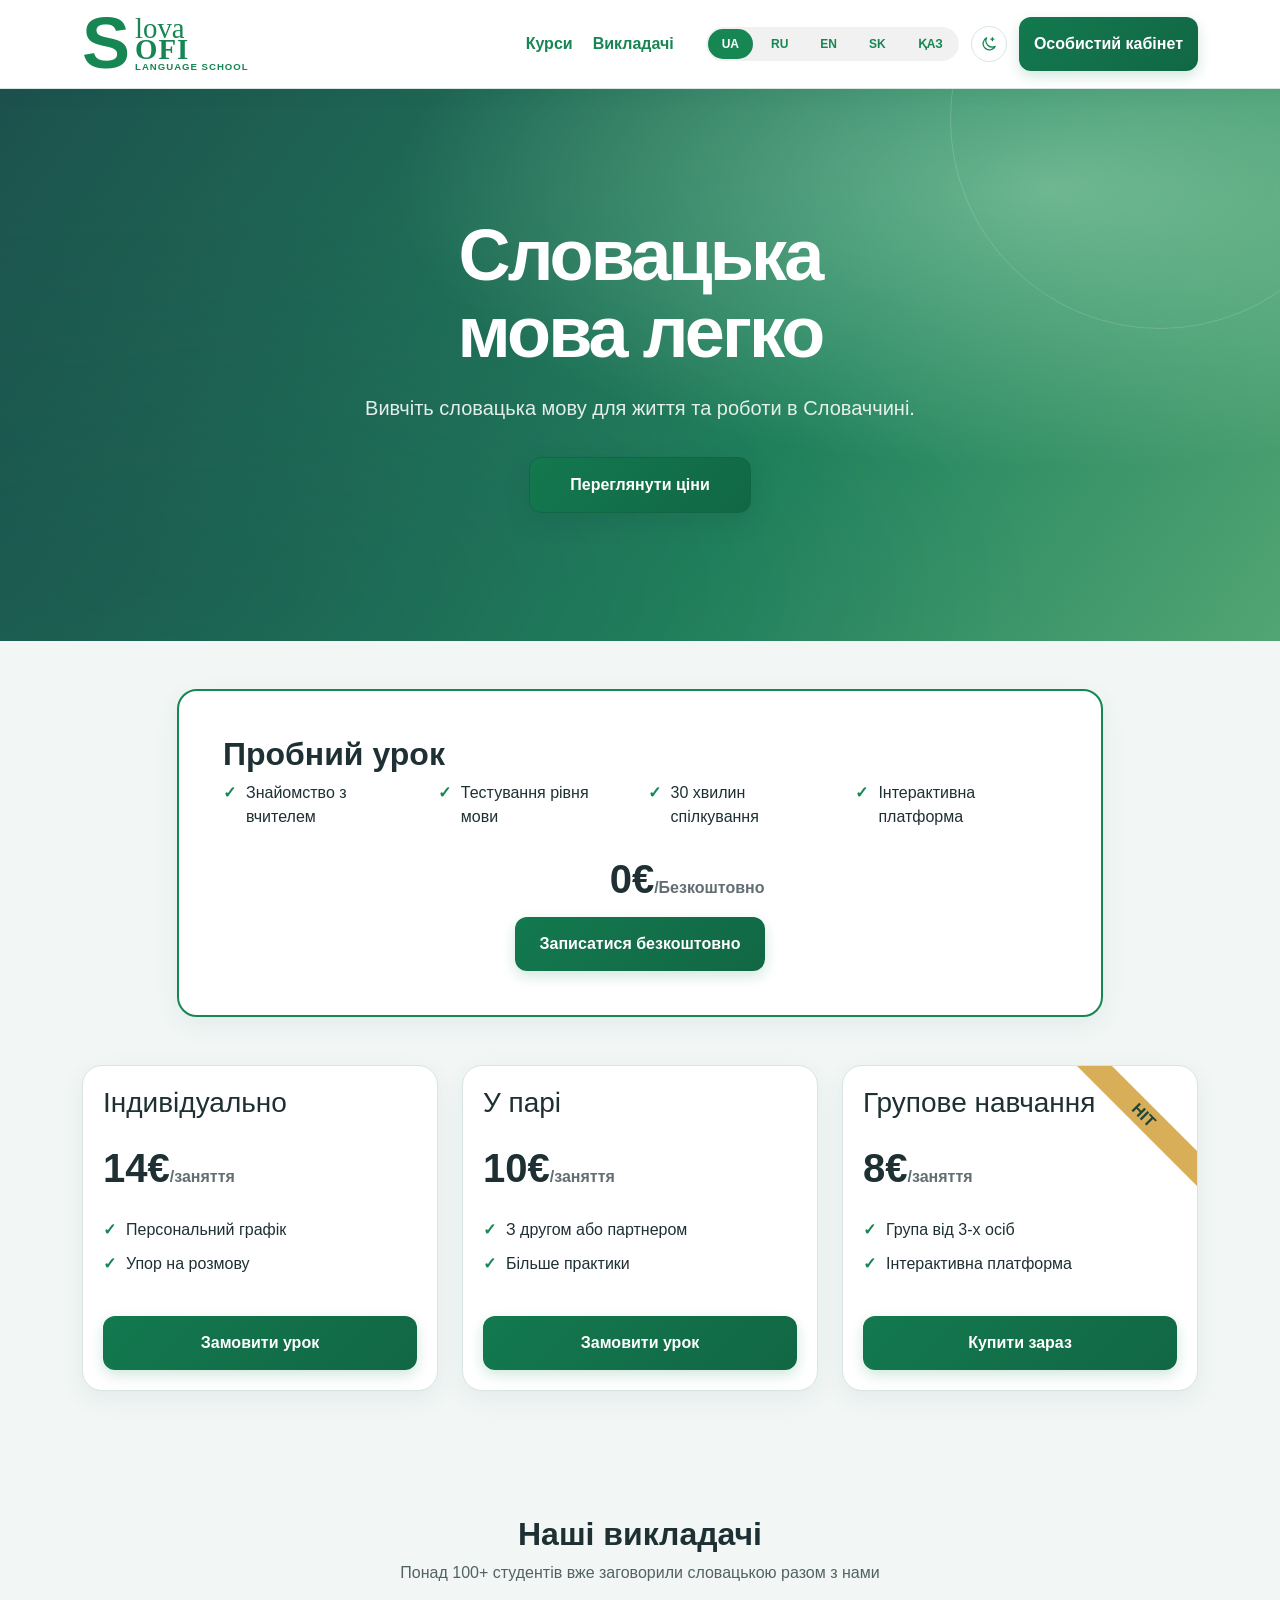
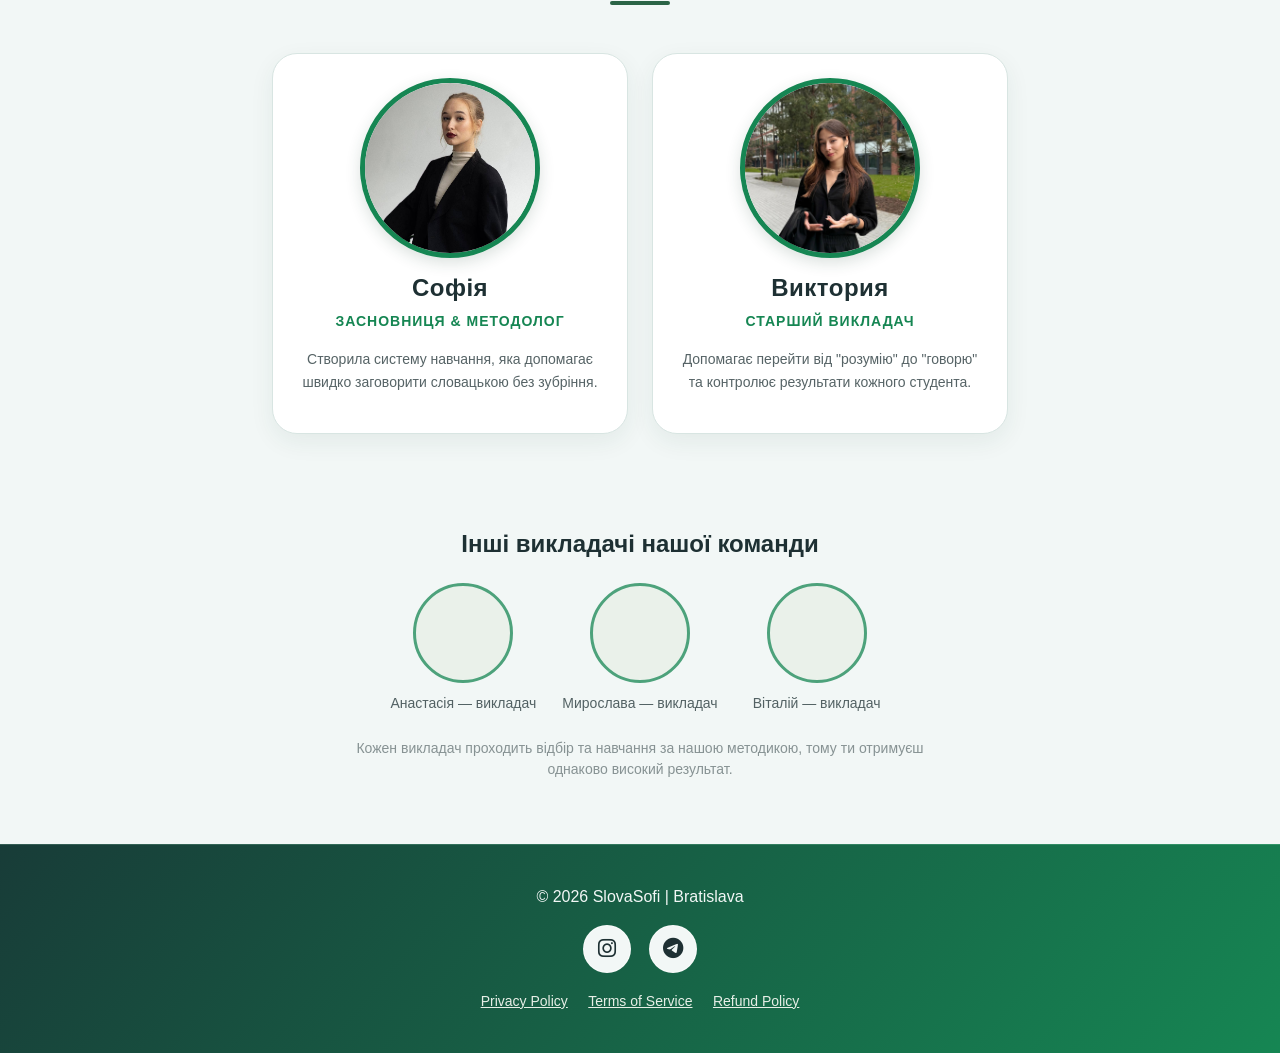
<file: index.html>
<!DOCTYPE html>
<html lang="sk">
<head>
    <meta charset="UTF-8">
    <script src="assets/js/locales.js"></script>
    <meta name="viewport" content="width=device-width, initial-scale=1.0">
    <meta name="theme-color" content="#f2f7f6">
    <title>SlovaSofi School | Школа мов</title>
    <link rel="icon" type="image/svg+xml" href="assets/images/favicon.svg">
    <script src="assets/js/theme.js"></script>
    
    <link href="https://cdn.jsdelivr.net/npm/bootstrap@5.3.2/dist/css/bootstrap.min.css" rel="stylesheet">
    <link rel="stylesheet" href="https://cdnjs.cloudflare.com/ajax/libs/font-awesome/6.5.1/css/all.min.css">
    <link rel="stylesheet" href="assets/css/style.css">
</head>
<body>

<nav class="navbar navbar-expand-lg sticky-top custom-nav navbar-light">
  <div class="container">
    
    <a class="navbar-brand d-flex align-items-center logo-wrap" href="#">
        <span class="logo-s">S</span>
        <div class="logo-text-stack">
            <span class="logo-lova">lova</span>
            <span class="logo-sofi">OFI</span>
            <span class="logo-sub">LANGUAGE SCHOOL</span>
        </div>
    </a>
    
    <button class="navbar-toggler" type="button" data-bs-toggle="collapse" data-bs-target="#mainNav"
            aria-controls="mainNav" aria-expanded="false" aria-label="Відкрити меню">
        <span class="navbar-toggler-icon"></span>
    </button>

    <div class="collapse navbar-collapse justify-content-end" id="mainNav">
        <div class="navbar-nav align-items-lg-center">
            <a class="nav-link" href="#prices" data-key="nav_courses">Курси</a>
            <a class="nav-link" href="#teachers" data-key="nav_teachers">Викладачі</a>
            <div class="lang-switcher d-flex gap-1">
                <button class="btn-lang-item active" data-lang="ua" onclick="changeLanguage('ua')">UA</button>
                <button class="btn-lang-item" data-lang="ru" onclick="changeLanguage('ru')">RU</button>
                <button class="btn-lang-item" data-lang="en" onclick="changeLanguage('en')">EN</button>
<button class="btn-lang-item" data-lang="sk" onclick="changeLanguage('sk')">SK</button>
<button class="btn-lang-item" data-lang="kk" onclick="changeLanguage('kk')">ҚАЗ</button>
            </div>
            <button class="site-theme-toggle ms-2" type="button" data-theme-toggle aria-label="Увімкнути темну тему" title="Увімкнути темну тему" aria-pressed="false">
                <svg class="theme-icon theme-icon-moon" viewBox="0 0 24 24" aria-hidden="true"><path d="M20.2 15.2A8.5 8.5 0 0 1 8.8 3.8 8.5 8.5 0 1 0 20.2 15.2Z"/><path d="M16.5 3.5v4M14.5 5.5h4"/></svg>
                <svg class="theme-icon theme-icon-sun" viewBox="0 0 24 24" aria-hidden="true"><circle cx="12" cy="12" r="4"/><path d="M12 2v2M12 20v2M4.93 4.93l1.42 1.42m11.3 11.3 1.42 1.42M2 12h2m16 0h2M4.93 19.07l1.42-1.42m11.3-11.3 1.42-1.42"/></svg>
            </button>
            <a href="login.html" class="btn btn-card-green-cta ms-lg-2" data-key="account">
                Особистий кабінет
            </a>
        </div>
    </div>
</nav>

    <header class="hero-section text-center">
        <div class="container">
            <h1 class="hero-title" data-key="hero_title">Словацька мова легко</h1>
            <p class="hero-subtitle" data-key="hero_sub">Вивчіть словацька мову для життя та роботи в Словаччині.</p>
            <a href="#prices" class="btn btn-custom-lg" data-key="hero_btn">Переглянути ціни</a>
        </div>
    </header>
<!-- БЛОКИ С ЦЕНАМИ -->
    <section id="prices" class="container py-5">
    <div class="row mb-5 justify-content-center">
        <div class="col-lg-10">
            <div class="card price-card free-trial-wide">
                <div class="card-body d-md-flex align-items-center justify-content-between p-4">
                    <div>
                        <h2 class="fw-bold mb-2" data-key="card1_title">Пробний урок</h2>
                        <ul class="features-list d-md-flex gap-4 mb-0 list-unstyled">
                            <li data-key="card1_f1">Знайомство з вчителем</li>
                            <li data-key="card1_f2">Тестування рівня</li>
                            <li data-key="card1_f3">30 хвилин спілкування</li> 
                            <li data-key="card1_f4">Інтерактивна платформа</li>     
                        </ul>
                    </div>
                    <div class="text-md-end mt-3 mt-md-0">
                        <div class="price-tag mb-2">0&euro;<span data-key="card1_sub">/Безкоштовно</span></div>
                        <a href="https://t.me/slovasofii" class="btn btn-card-green-cta px-4" data-key="card1_btn">Записатися безкоштовно</a>
                    </div>
                </div>
            </div>
        </div>
    </div>

    <div class="row g-4">
        <div class="col-md-4">
            <div class="card h-100 price-card">
                <div class="card-body">
                    <h3 data-key="card2_title">Індивідуально</h3>
                    <div class="price-tag">14&euro;<span data-key="card2_sub">/заняття</span></div>
                    <ul class="features-list">
                        <li data-key="card2_f1">Персональний графік</li>
                        <li data-key="card2_f2">Упор на розмову</li>
                    </ul>
                    <a href="#" class="btn btn-card-green-cta w-100" data-key="card2_btn">Замовити урок</a>
                </div>
            </div>
        </div>

        <div class="col-md-4">
            <div class="card h-100 price-card">
                <div class="card-body">
                    <h3 data-key="card_pair_title">У парі</h3>
                    <div class="price-tag">10&euro;<span data-key="card_pair_sub">/заняття</span></div>
                    <ul class="features-list">
                        <li data-key="card_pair_f1">З другом або партнером</li>
                        <li data-key="card_pair_f2">Більше практики</li>
                    </ul>
                    <a href="#" class="btn btn-card-green-cta w-100" data-key="card_pair_btn">Замовити урок</a>
                </div>
            </div>
        </div>

        <div class="col-md-4">
            <div class="card h-100 price-card">
                <div class="card-body">
                    <svg class="badge-hit-svg" width="120" height="120" viewBox="0 0 120 120" fill="none" xmlns="http://www.w3.org/2000/svg">
                        <path d="M0 0H35L120 85V120L0 0Z" fill="#d9ae58"/>
                        <text x="60" y="60" transform="rotate(45 70 60)" fill="#1f4634" font-size="16" font-weight="bold" font-family="Arial, sans-serif" text-anchor="middle">HIT</text>
                    </svg>
                    <h3 data-key="card3_title">Групове навчання</h3>
                    <div class="price-tag">8&euro;<span data-key="card3_sub">/заняття</span></div>
                    <ul class="features-list">
                        <li data-key="card3_f1">Група от 3-х осіб</li>
                        <li data-key="card3_f2">Записи занять</li>
                    </ul>
                    <a href="#" class="btn btn-card-green-cta w-100" data-key="card3_btn">Купити зараз</a>
                </div>
            </div>
        </div>
    </div>
    <!-- ИНФОРМАЦИЯ О ПРЕПОДАВАТЕЛЯХ -->
    </section> 

    <section id="teachers" class="container py-5 mt-5">
    <div class="text-center mb-5">
        <h2 class="fw-bold text-light-white" data-key="teachers_title">Наші викладачі</h2>
        <p class="opacity-75" data-key="teachers_subtitle">Понад 100+ студентів вже заговорили словацькою разом з нами</p>
        <div class="underline mx-auto" style="width: 60px; height: 4px; background: #2B6446; margin-top: 10px; border-radius: 2px;"></div>
    </div>
    
    <div class="row g-4 justify-content-center text-center">
        <div class="col-md-5 col-lg-4">
            <div class="teacher-card p-4 shadow-sm">
                <div class="teacher-avatar-container mb-3 mx-auto">
                    <img src="assets/images/sofia.jpg" id="teacher-sofia-img" alt="Sofia">
                </div>
                <h3 class="fw-bold" data-key="sofia_name">Софія</h3>
                <p class="text-success fw-bold small" data-key="sofia_role">Засновниця & Методолог</p>
                <p class="small opacity-75" data-key="sofia_bio">Створила систему навчання, яка допомагає швидко заговорити словацькою без зубріння.</p>
            </div>
        </div>

        <div class="col-md-5 col-lg-4">
            <div class="teacher-card p-4 shadow-sm">
                <div class="teacher-avatar-container mb-3 mx-auto">
                    <img src="assets/images/victoria.jpg" id="teacher-victoria-img" alt="Victoria">
                </div>
                <h3 class="fw-bold" data-key="victoria_name">Виктория</h3>
                <p class="text-success fw-bold small" data-key="victoria_role">Старший викладач</p>
                <p class="small opacity-75" data-key="victoria_bio">Допомагає перейти від "розумію" до "говорю" та контролює результати кожного студента.</p>
            </div>
        </div>
    </div>

    <div class="mt-5 pt-5 text-center">
        <h4 class="fw-bold mb-4" data-key="team_others_title">Інші викладачі нашої команди</h4>
        <div class="d-flex flex-wrap justify-content-center gap-4 opacity-75">
            <div class="team-mini-item">
                <div class="mini-avatar mb-2"></div> 
                <span class="small" data-key="team_name1">Анастасія — викладач</span>
            </div>
            <div class="team-mini-item">
                <div class="mini-avatar mb-2"></div>
                <span class="small" data-key="team_name2">Мирослава — викладач</span>
            </div>
            <div class="team-mini-item">
                <div class="mini-avatar mb-2"></div>
                <span class="small" data-key="team_name3">Віталій — викладач</span>
            </div>
        </div>
        <p class="small mt-4 mx-auto opacity-50" style="max-width: 600px;" data-key="team_footer">
            Кожен викладач проходить відбір та навчання за нашою методикою, тому ти отримуєш однаково високий результат.
        </p>
    </div>
    </section>

    <footer class="footer text-center">
    <div class="container">
        <p>© 2026 SlovaSofi | Bratislava</p>
        <div class="social-links my-3">
            <a href="https://www.instagram.com/slovasofi.school/" target="_blank" rel="noopener noreferrer"
               class="social-icon" aria-label="Instagram SlovaSofi" title="Instagram">
                <i class="fa-brands fa-instagram" aria-hidden="true"></i>
            </a>

            <a href="https://t.me/slovasofii" target="_blank" rel="noopener noreferrer"
               class="social-icon" aria-label="Telegram SlovaSofi" title="Telegram">
                <i class="fa-brands fa-telegram" aria-hidden="true"></i>
            </a>
        </div>  
        <div class="mt-2">
            <a href="#" class="text-light-white opacity-100 small mx-2">Privacy Policy</a>
            <a href="#" class="text-light-white opacity-100 small mx-2">Terms of Service</a>
            <a href="#" class="text-light-white opacity-100 small mx-2">Refund Policy</a>
        </div>
    </div>
</footer>
    <script src="https://cdn.jsdelivr.net/npm/bootstrap@5.3.2/dist/js/bootstrap.bundle.min.js"></script>
    <script src="assets/js/script.js"></script>
</body>
</html>
</file>
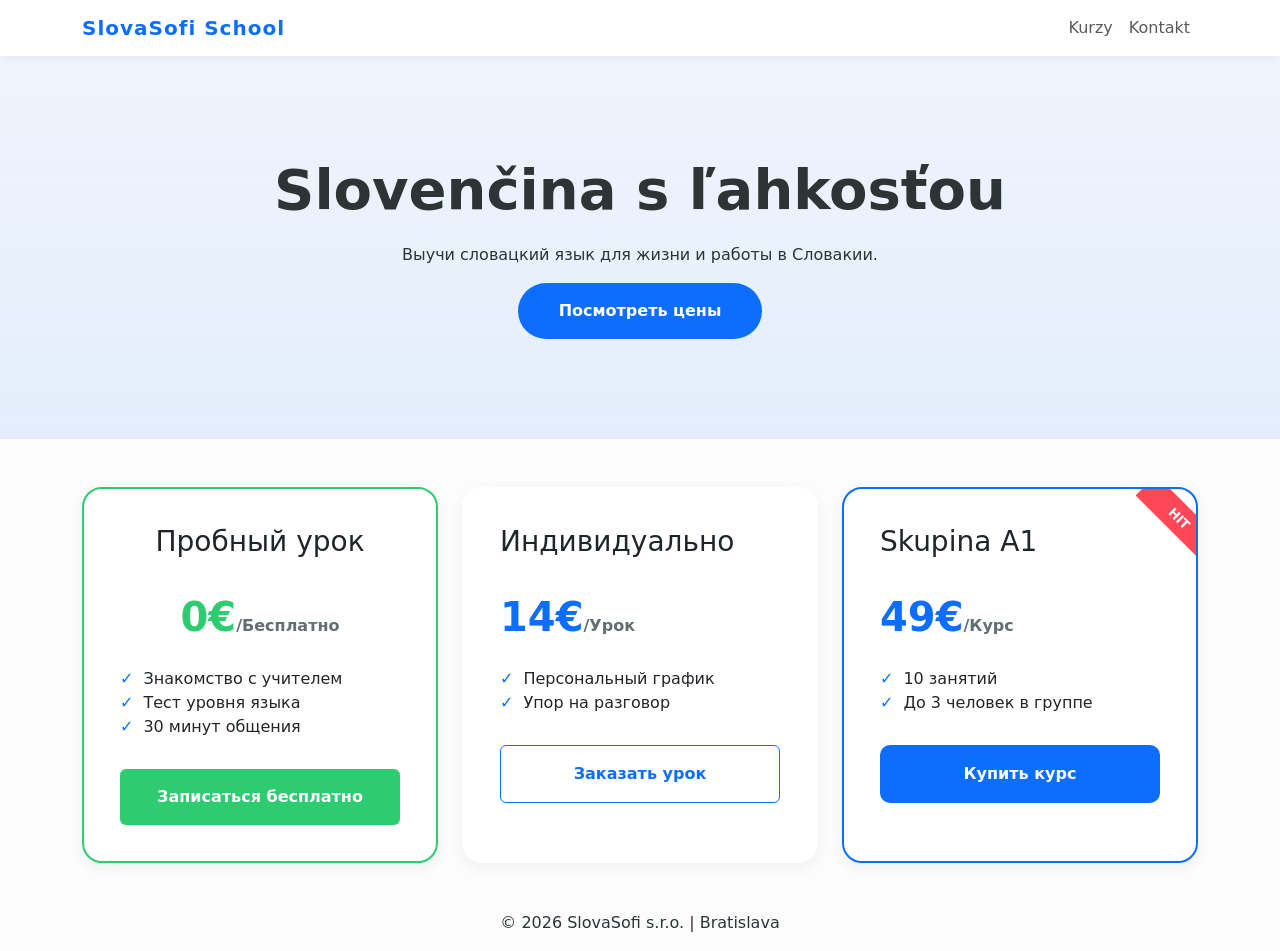
<file: Slova-Sofi/index.html>
<!DOCTYPE html>
<html lang="sk">
<head>
    <meta charset="UTF-8">
    <meta name="viewport" content="width=device-width, initial-scale=1.0">
    <title>SlovaSofi School | Škola jazykov</title>
    
    <link href="https://cdn.jsdelivr.net/npm/bootstrap@5.3.2/dist/css/bootstrap.min.css" rel="stylesheet">
    
    <link rel="stylesheet" href="style.css">
</head>
<body>

    <nav class="navbar navbar-expand-lg sticky-top custom-nav">
      <div class="container">
        <a class="navbar-brand logo-text" href="#">SlovaSofi School</a>
        <div class="navbar-nav ms-auto">
          <a class="nav-link" href="#prices">Kurzy</a>
          <a class="nav-link" href="#contact">Kontakt</a>
        </div>
      </div>
    </nav>

    <header class="hero-section text-center">
        <div class="container">
            <h1 class="hero-title">Slovenčina s ľahkosťou</h1>
            <p class="hero-subtitle">Выучи словацкий язык для жизни и работы в Словакии.</p>
            <a href="#prices" class="btn btn-custom-lg">Посмотреть цены</a>
        </div>
    </header>

    <section id="prices" class="container py-5">
        <div class="row g-4 justify-content-center">
            <div class="col-md-4">
                <div class="card h-100 price-card free-trial">
        <div class="card-body text-center"> <h3>Пробный урок</h3>
            <div class="price-tag">0&euro;<span>/Бесплатно</span></div>
            <ul class="features-list text-start">
                <li>Знакомство с учителем</li>
                <li>Тест уровня языка</li>
                <li>30 минут общения</li>
            </ul>
            <a href="https://t.me/твой_ник" class="btn btn-free w-100 py-3 fw-bold">Записаться бесплатно</a>
        </div>
    </div>
            </div>
            
            <div class="col-md-4">
        <div class="card h-100 price-card">
            <div class="card-body">
                <h3>Индивидуально</h3>
                <div class="price-tag">14&euro;<span>/Урок</span></div>
                <ul class="features-list">
                    <li>Персональный график</li>
                    <li>Упор на разговор</li>
                </ul>
                <a href="https://buy.stripe.com/test_6oUdR80V43mCcZS7WH4Vy00" class="btn btn-outline-primary w-100 py-3 fw-bold">Заказать урок</a>
            </div>
        </div>
    </div>

    <div class="col-md-4">
        <div class="card h-100 price-card featured">
            <div class="card-body">
                <div class="badge-hit">HIT</div>
                <h3>Skupina A1</h3>
                <div class="price-tag">49&euro;<span>/Курс</span></div>
                <ul class="features-list">
                    <li>10 занятий</li>
                    <li>До 3 человек в группе</li>
                </ul>
                <a href="https://buy.stripe.com/test_8x29ASgU20aq2leccX4Vy01" class="btn btn-primary-custom w-100 py-3 fw-bold">Купить курс</a>
            </div>
        </div>
    </div>

        </div>
    </section>

    <footer class="footer text-center">
        <div class="container">
            <p>© 2026 SlovaSofi s.r.o. | Bratislava</p>
        </div>
    </footer>

    <script src="https://cdn.jsdelivr.net/npm/bootstrap@5.3.2/dist/js/bootstrap.bundle.min.js"></script>
</body>
</html>
</file>
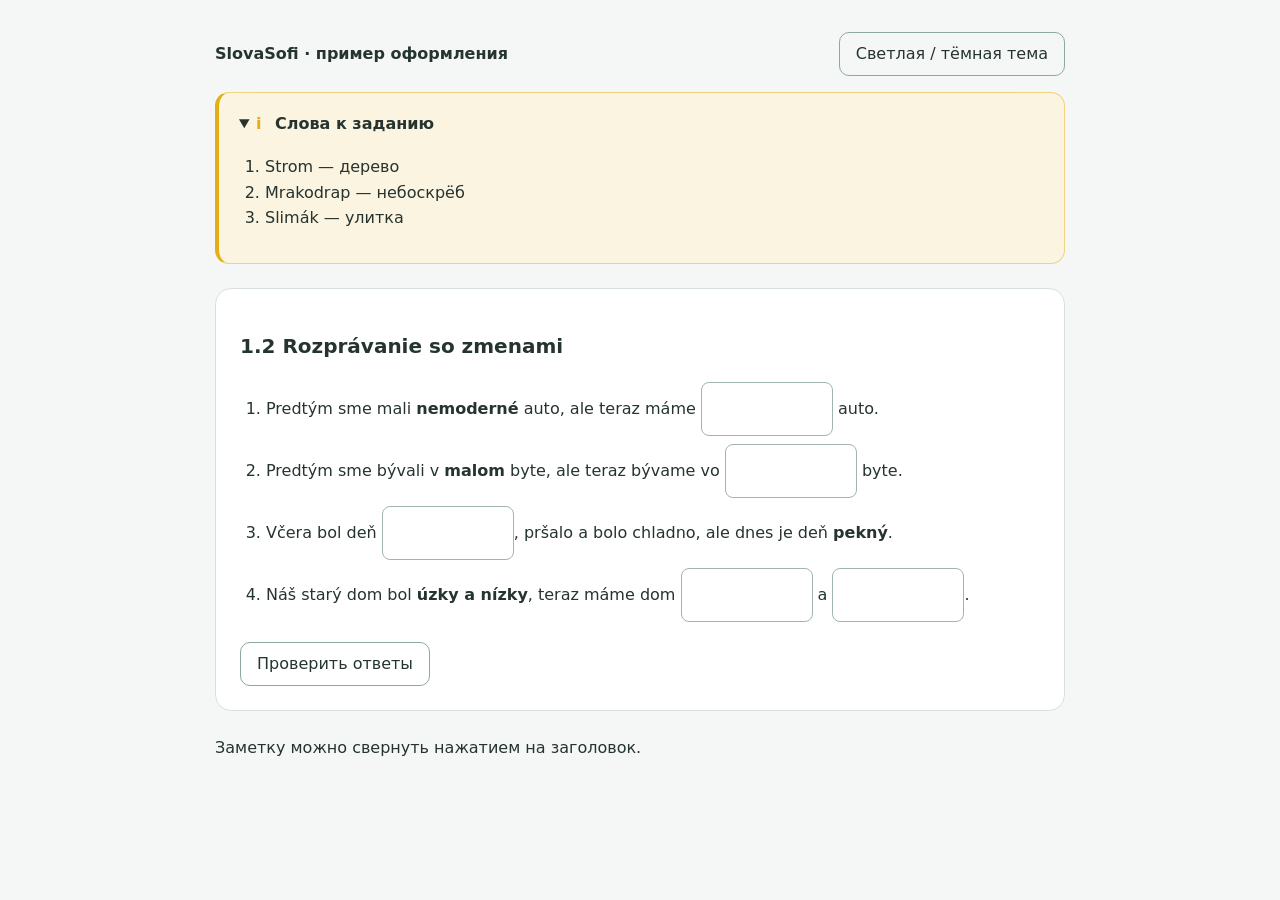
<file: artifacts/lesson-notes-preview.html>
<!doctype html>
<html lang="ru"><head><meta charset="UTF-8"><meta name="viewport" content="width=device-width,initial-scale=1"><title>Заметки и пропуски — SlovaSofi</title>
<link rel="stylesheet" href="../assets/css/lesson-notes.css">
<style>body{margin:0;padding:32px 20px;background:#f5f7f6;color:#25342e;font:16px/1.6 system-ui}main{max-width:850px;margin:auto}button{font:inherit;border:1px solid #8da99b;padding:8px 16px;border-radius:10px;background:transparent;color:inherit;cursor:pointer}header{display:flex;justify-content:space-between;gap:12px;align-items:center}.task{padding:24px;border:1px solid #d8e0dc;border-radius:16px;background:#fff;margin:24px 0}h2{font-size:20px}input{width:110px;font:inherit;color:inherit;background:transparent;border:1px solid #a0b5ab;padding:6px 10px}html[data-theme=dark] body{background:#101a1f;color:#e7eeeb}html[data-theme=dark] .task{background:#182329;border-color:#34474a}.activity-rich-text ol{padding-left:26px}</style>
<script src="../assets/js/locales.js"></script><script src="../assets/js/lesson-notes.js"></script><script src="../assets/js/activity-ui.js"></script><script src="../assets/js/fill-blanks.js"></script></head>
<body><main><header><strong>SlovaSofi · пример оформления</strong><button id="theme">Светлая / тёмная тема</button></header><div id="note"></div><section class="task"><h2>1.2 Rozprávanie so zmenami</h2><div id="exercise" class="lesson-fill-text"></div><button>Проверить ответы</button></section><p>Заметку можно свернуть нажатием на заголовок.</p></main><script>
document.getElementById('theme').onclick=()=>{document.documentElement.dataset.theme=document.documentElement.dataset.theme==='dark'?'light':'dark';};
document.getElementById('note').innerHTML=SlovaActivityUI.renderNote('1. Strom — дерево\n2. Mrakodrap — небоскрёб\n3. Slimák — улитка','Слова к заданию',{note:true,noteColor:'#e4ae16'});
const content='1. Predtým sme mali **nemoderné** auto, ale teraz máme [moderné] auto.\n2. Predtým sme bývali v **malom** byte, ale teraz bývame vo [veľkom] byte.\n3. Včera bol deň [škaredý], pršalo a bolo chladno, ale dnes je deň **pekný**.\n4. Náš starý dom bol **úzky a nízky**, teraz máme dom [široký] a [vysoký].';
const parsed=SlovaFillBlanks.parse(content);document.getElementById('exercise').innerHTML=SlovaActivityUI.renderBlankText(parsed.parts,parsed.answers.map((_,i)=>'<input aria-label="Ответ '+(i+1)+'">'));
</script></body></html>
</file>
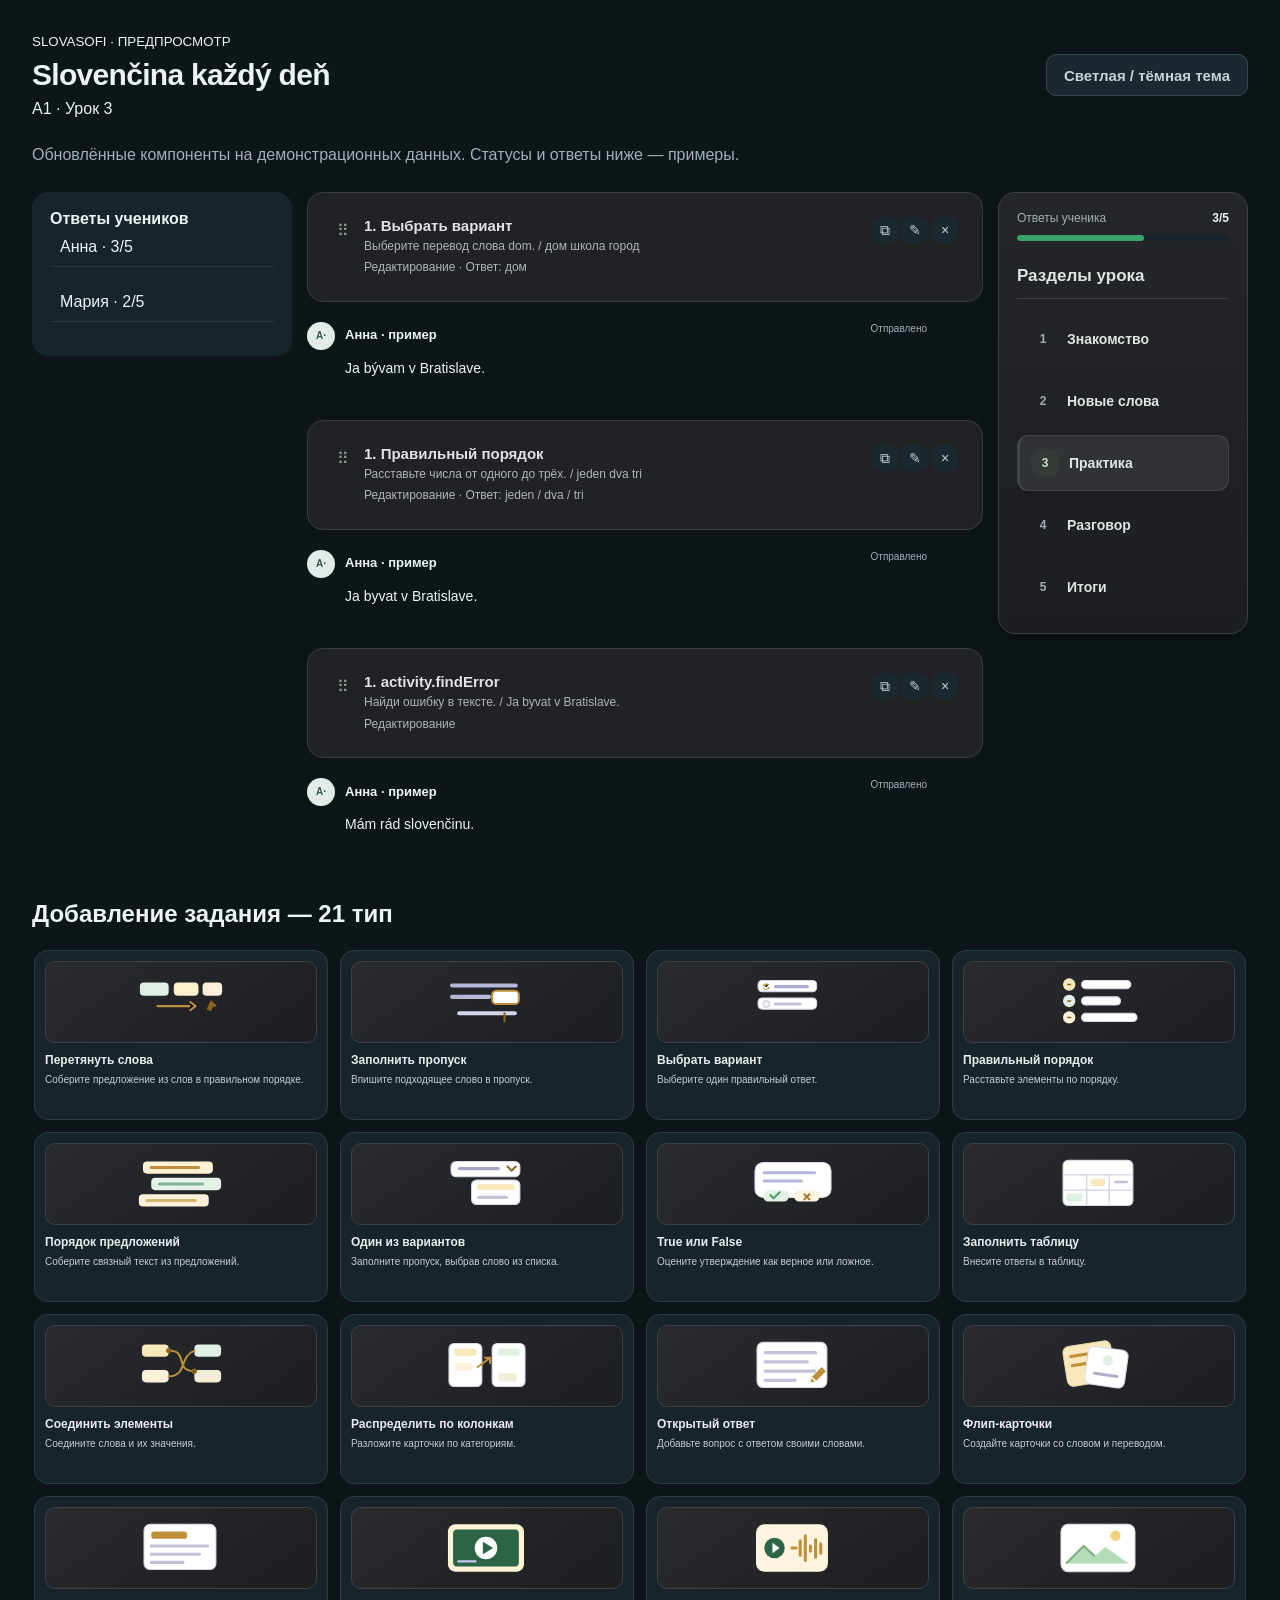
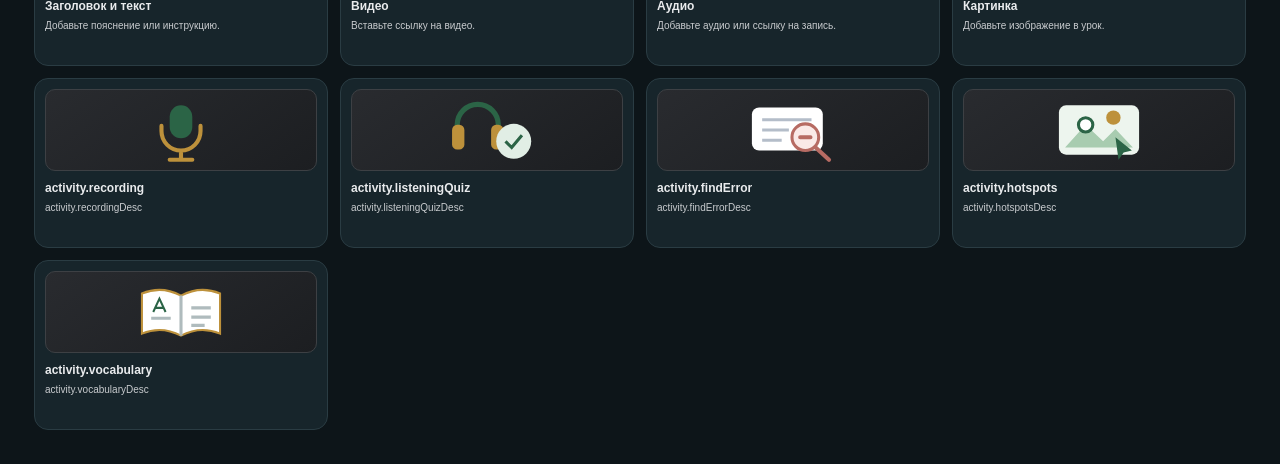
<file: artifacts/lesson-ui-preview.html>
<!doctype html><html lang="ru" data-theme="dark"><meta charset="utf-8"><meta name="viewport" content="width=device-width, initial-scale=1"><title>SlovaSofi — обновлённые уроки</title><style>:root {
    color-scheme: light;
    --ink: #1e3033;
    --muted: #718389;
    --purple: #168653;
    --purple-light: #e4f3ec;
    --page: #f2f7f6;
    --line: #d8e5e2;
    --white: #fff;
    --sage-accent: #54b980;
    font-family: Arial, sans-serif;
}

* { box-sizing: border-box; }
body.platform { margin: 0; min-height: 100vh; background: var(--page); color: var(--ink); font-family: "Segoe UI", Arial, sans-serif; }
button, input, textarea, select { font: inherit; }
button { cursor: pointer; }
a { color: inherit; }
.page-content { animation: sage-page-enter 0.36s ease-out both; }
.class-card { transition: transform 0.2s ease, box-shadow 0.2s ease, border-color 0.2s ease; }
.class-card:hover { transform: translateY(-2px); box-shadow: 0 12px 26px rgba(31, 70, 52, 0.1); }
@keyframes sage-page-enter { from { opacity: 0; transform: translateY(8px); } to { opacity: 1; transform: translateY(0); } }
.sidebar { position: fixed; inset: 0 auto 0 0; z-index: 5; width: 248px; display: flex; flex-direction: column; padding: 26px 17px 20px; background: var(--white); border-right: 1px solid var(--line); }
.sidebar-backdrop { display: none; }
.brand { display: flex; align-items: center; gap: 9px; padding: 0 7px; color: var(--ink); text-decoration: none; font-size: 19px; font-weight: 800; line-height: 1; }
.brand-mark { color: var(--purple); font-size: 36px; font-weight: 800; }
.brand-accent { color: var(--purple); }
.brand small { display: block; margin-top: 6px; color: #829287; font-size: 8px; letter-spacing: 1.6px; }
.side-nav { display: grid; gap: 7px; margin-top: 54px; }
.nav-item { position: relative; display: flex; align-items: center; gap: 13px; width: 100%; min-height: 54px; border: 0; border-radius: 13px; padding: 8px 12px; background: transparent; color: #586a5c; text-align: left; font-size: 14px; transition: background .18s ease, color .18s ease, transform .18s ease; }
.nav-item .nav-icon { display: grid; place-items: center; flex: 0 0 38px; width: 38px; height: 38px; border: 1px solid transparent; border-radius: 12px; background: #f0f5f0; color: #829287; transition: background .18s ease, color .18s ease, box-shadow .18s ease, transform .18s ease; }
.nav-icon svg { display: block; width: 21px; height: 21px; fill: none; stroke: currentColor; stroke-linecap: round; stroke-linejoin: round; stroke-width: 1.65; }
.nav-item span[data-i18n] { width: auto; color: inherit; font-size: inherit; text-align: left; }
.nav-item:hover { background: #f5f8f5; color: #2b6446; }
.nav-item:hover .nav-icon { transform: translateY(-1px); background: #eaf3ed; color: #2b6446; }
.nav-item.active { background: linear-gradient(100deg, #e7f0e7, #f1f6f0); color: #285c3a; font-weight: 700; }
.nav-item.active::before { position: absolute; inset: 10px auto 10px 0; width: 3px; border-radius: 3px; background: #4b8b5b; content: ""; }
.nav-item.active .nav-icon { border-color: #d1e1d1; background: #fff; color: #34724d; box-shadow: 0 3px 9px #25443212; }
.nav-item:focus-visible { outline: 3px solid #83b894; outline-offset: 2px; }
.sidebar-bottom { margin-top: auto; }
.teacher-mini { display: flex; align-items: center; gap: 11px; padding: 13px 5px 18px; border-bottom: 1px solid var(--line); font-size: 12px; }
.teacher-mini small { display: block; margin-top: 4px; color: var(--muted); }
.avatar { display: inline-grid; place-items: center; flex: 0 0 auto; width: 40px; height: 40px; border-radius: 50%; background: #e8e8ff; color: var(--purple); font-size: 12px; font-weight: 700; }
.home-link { display: block; padding: 17px 5px 0; color: var(--muted); font-size: 12px; text-decoration: none; }
.main-area { min-height: 100vh; margin-left: 248px; }
.topbar { height: 76px; display: flex; align-items: center; justify-content: space-between; padding: 0 40px; background: rgba(255,255,255,.76); border-bottom: 1px solid var(--line); }
.breadcrumbs { color: #7d8b7e; font-size: 13px; }
.breadcrumbs span { padding: 0 8px; color: #bcc9bc; }
.breadcrumbs b { color: var(--ink); font-weight: 600; }
.topbar-right { display: flex; align-items: center; gap: 18px; }
.icon-button { border: 0; background: none; color: var(--ink); font-size: 18px; }
.theme-toggle { display: grid; place-items: center; flex: 0 0 36px; width: 36px; height: 36px; border: 1px solid var(--line); border-radius: 50%; background: var(--white); color: var(--ink); transition: transform .18s ease, background .18s ease, border-color .18s ease; }
.theme-toggle:hover { transform: translateY(-1px); border-color: #a9c8b4; background: var(--purple-light); }
.theme-toggle svg { width: 18px; height: 18px; fill: none; stroke: currentColor; stroke-linecap: round; stroke-linejoin: round; stroke-width: 1.7; }
.theme-icon-sun { display: none; }
html[data-theme="dark"] .theme-icon-moon { display: none; }
html[data-theme="dark"] .theme-icon-sun { display: block; }
.top-avatar { width: 36px; height: 36px; }
.menu-toggle { display: none; }
.page-content { width: min(1160px, 100%); margin: 0 auto; padding: 42px 42px 60px; }
.welcome-row { display: flex; align-items: center; justify-content: space-between; gap: 20px; margin-bottom: 29px; }
.eyebrow { display: inline-flex; align-items: center; gap: 6px; margin-bottom: 8px; border-radius: 20px; padding: 5px 10px; background: #e8f1e9; color: var(--purple); font-size: 10px; font-weight: 700; letter-spacing: .3px; }
h1, h2, h3, p { margin-top: 0; }
h1 { margin-bottom: 8px; font-size: clamp(23px, 3vw, 30px); letter-spacing: -.7px; }
.welcome-row p, .section-heading p { margin-bottom: 0; color: var(--muted); font-size: 13px; }
.storage-note { display: inline-block; margin-top: 10px; color: #748477; font-size: 10px; }
.button { display: inline-flex; align-items: center; justify-content: center; gap: 8px; min-height: 42px; border: 1px solid transparent; border-radius: 10px; padding: 0 17px; background: var(--purple); color: #fff; font-size: 13px; font-weight: 600; text-decoration: none; transition: .18s ease; }
.button:hover { background: #214d35; transform: translateY(-1px); }
.button.secondary { border-color: #d7e3d7; background: #fff; color: var(--purple); }
.button.secondary:hover { background: #f2f7f1; }
.button.small { min-height: 34px; padding: 0 12px; font-size: 12px; }
.button.danger { background: #fff2f0; color: #d8675c; }
.stats-grid { display: grid; grid-template-columns: repeat(4, minmax(0,1fr)); gap: 14px; margin-bottom: 24px; }
.stat-card, .panel, .class-card { border: 1px solid var(--line); border-radius: 14px; background: var(--white); box-shadow: 0 4px 14px #33376608; }
.stat-card { padding: 18px; }
.stat-icon { display: grid; place-items: center; width: 38px; height: 38px; margin-bottom: 14px; border-radius: 11px; background: #e8f7eb; color: #32834a; font-size: 18px; }
.stat-icon.blue, .stat-icon.orange, .stat-icon.violet { background: #e8f1e9; color: var(--purple); }
.stat-card > span:not(.stat-icon) { display: block; color: var(--muted); font-size: 11px; }
.stat-card strong { display: block; margin-top: 5px; font-size: 24px; }
.overview-grid { display: grid; grid-template-columns: 1.2fr .8fr; gap: 16px; }
.panel { padding: 21px; }
.navigation-loading { display: grid; min-height: 150px; place-items: center; color: var(--muted); }
.panel-heading, .section-heading, .toolbar { display: flex; align-items: center; justify-content: space-between; gap: 12px; }
.panel h2, .section-heading h2 { margin-bottom: 5px; font-size: 17px; }
.text-link { border: 0; background: none; color: var(--purple); font-size: 12px; font-weight: 600; text-decoration: none; }
.lesson-list { display: grid; gap: 9px; margin-top: 16px; }
.lesson-row { display: flex; align-items: center; gap: 12px; padding: 11px; border: 1px solid #e9efe8; border-radius: 10px; }
.lesson-symbol { display: grid; place-items: center; flex: 0 0 auto; width: 38px; height: 38px; border-radius: 10px; background: var(--purple-light); color: var(--purple); }
.lesson-main { min-width: 0; flex: 1; }
.lesson-main strong, .lesson-main small { display: block; overflow: hidden; text-overflow: ellipsis; white-space: nowrap; }
.lesson-main strong { font-size: 12px; }
.lesson-main small { margin-top: 5px; color: var(--muted); font-size: 10px; }
.lesson-count { color: var(--purple); font-size: 10px; white-space: nowrap; }
.class-preview { display: grid; gap: 10px; margin-top: 16px; }
.class-mini { display: flex; align-items: center; gap: 11px; border-radius: 10px; padding: 12px; background: #edf5ee; }
.class-mini:nth-child(2n) { background: #f2f6ec; }
.class-mini strong { display: block; font-size: 12px; }
.class-mini small { display: block; margin-top: 4px; color: var(--muted); font-size: 10px; }
.class-dot { width: 11px; height: 11px; border-radius: 50%; background: #6b9a70; }
.class-mini:nth-child(2n) .class-dot { background: #91a774; }
.section-heading { margin-bottom: 20px; }
.toolbar { margin: 0 0 17px; border-radius: 12px; padding: 12px; background: #315f40; box-shadow: 0 6px 16px #234a3022; }
.toolbar .button.secondary { border-color: #a9c8b4; background: transparent; color: white; }
.toolbar input, .toolbar select { width: min(260px, 40vw); height: 36px; border: 1px solid #a9c8b4; border-radius: 8px; padding: 0 11px; outline: none; background: #ffffff18; color: white; }
.toolbar input::placeholder { color: #d7e9dd; }
.teacher-select { position: relative; width: 100%; min-width: 0; }
.teacher-select-native { position: absolute !important; width: 1px !important; height: 1px !important; overflow: hidden !important; clip: rect(0,0,0,0) !important; clip-path: inset(50%) !important; white-space: nowrap !important; }
.select-trigger { display: flex; align-items: center; justify-content: space-between; gap: 12px; width: 100%; min-height: 42px; border: 1px solid #d9e4d9; border-radius: 10px; padding: 9px 12px; background: #fff; color: var(--ink); text-align: left; transition: border-color .16s ease, box-shadow .16s ease, background .16s ease; }
.select-trigger:hover { border-color: #aec9b1; background: #fcfefb; }
.select-trigger:focus-visible { outline: none; border-color: #6b9d78; box-shadow: 0 0 0 3px #34724d1c; }
.select-trigger-label { min-width: 0; overflow: hidden; text-overflow: ellipsis; white-space: nowrap; }
.select-chevron { flex: 0 0 auto; color: #728578; font-size: 17px; line-height: 1; transition: transform .16s ease; }
.teacher-select.open .select-chevron { transform: rotate(180deg); }
.select-options { position: absolute; top: calc(100% + 6px); left: 0; z-index: 60; display: none; width: max(100%, 190px); max-height: min(260px, 45vh); overflow: auto; border: 1px solid #dce7dc; border-radius: 12px; padding: 5px; background: #fff; box-shadow: 0 12px 30px #213b2b24; }
.select-options.opens-up { top: auto; bottom: calc(100% + 6px); }
.teacher-select.open .select-options { display: grid; }
.select-option { width: 100%; min-height: 37px; border: 0; border-radius: 8px; padding: 8px 10px; background: transparent; color: #3e5142; text-align: left; font-size: 14px; }
.select-option:hover, .select-option:focus-visible { outline: none; background: #f0f6ef; color: #285c3a; }
.select-option.selected, .select-option[aria-selected="true"] { background: #e8f1e9; color: #285c3a; font-weight: 700; }
.select-option:disabled { color: #9aa79b; cursor: default; }
.toolbar .teacher-select { width: min(260px, 40vw); flex: 0 1 260px; }
.toolbar .select-trigger { min-height: 36px; border-color: #a9c8b4; padding: 0 11px; background: #ffffff18; color: white; }
.toolbar .select-trigger:hover, .toolbar .teacher-select.open .select-trigger { background: #ffffff28; }
.toolbar .select-chevron { color: #d7e9dd; }
.toolbar .select-options { width: max(100%, 220px); }
.card-grid { display: grid; grid-template-columns: repeat(auto-fill,minmax(220px,1fr)); gap: 14px; }
.class-card { position: relative; min-height: 180px; padding: 17px; background: #fff0cc; }
.class-card:nth-child(4n+2) { background: #e6edff; }
.class-card:nth-child(4n+3) { background: #e3f5e8; }
.class-card:nth-child(4n) { background: #ffebe4; }
.class-card h3 { margin: 14px 0 6px; font-size: 15px; }
.class-card p { margin-bottom: 15px; color: #747999; font-size: 11px; }
.class-card-meta { display: flex; flex-wrap: wrap; justify-content: flex-start; align-items: center; gap: 10px; color: #737997; font-size: 10px; }
.card-actions { position: absolute; top: 12px; right: 12px; display: flex; gap: 5px; }
.mini-action { display: grid; place-items: center; width: 28px; height: 28px; border: 0; border-radius: 7px; background: #ffffffaa; color: #737999; }
.lesson-table { display: grid; gap: 9px; }
.lesson-table .lesson-row { padding: 14px; background: white; }
.lesson-row .row-actions { display: flex; align-items: center; gap: 7px; }
.lesson-preview-link { border: 0; padding: 0; background: transparent; color: var(--ink); font: inherit; font-size: 16px; font-weight: 700; text-align: left; cursor: pointer; }
.lesson-preview-link:hover { color: var(--purple); text-decoration: underline; }
.unit-sections { display: grid; gap: 22px; }
.unit-section { min-width: 0; }
.unit-heading { display: flex; align-items: center; justify-content: space-between; margin: 0 0 10px; border-bottom: 1px solid var(--line); padding: 0 3px 9px; color: var(--ink); font-size: 21px; }
.unit-heading span:last-child { display: grid; place-items: center; min-width: 28px; height: 28px; border-radius: 20px; background: #eaf3ed; color: #2b6446; font-size: 13px; }
.profile-hero { position: relative; display: flex; align-items: center; justify-content: space-between; gap: 20px; overflow: hidden; margin-bottom: 24px; border: 1px solid #26372f; border-radius: 22px; padding: 28px 32px; background: linear-gradient(90deg, #08100fff 0%, #08100fff 42%, #08100fe8 56%, #08100f80 72%, #08100f16 100%), url("../images/teacher-profile-wave.jpg") right center / cover; background-position: 0 0, right center; background-size: auto, cover; box-shadow: 0 12px 34px #2544321c; }
.profile-identity { display: flex; align-items: center; gap: 20px; min-width: 0; }
.profile-avatar { position: relative; z-index: 1; display: grid; place-items: center; flex: 0 0 auto; width: 76px; height: 76px; border: 4px solid #f0d89f; border-radius: 24px; background: linear-gradient(145deg, #b88a3c, #e4c77f); box-shadow: 0 8px 18px #070a0940, 0 0 0 7px #e4c77f30; color: #fff; font-size: 25px; font-weight: 800; }
.profile-identity > div, .profile-role { position: relative; z-index: 1; }
.profile-hero .eyebrow { margin-bottom: 7px; border: 1px solid #ffffff24; background: #ffffff16; color: #e6f1eb; }
.profile-hero h1 { margin-bottom: 5px; color: #fff; text-shadow: 0 2px 12px #0008; }
.profile-hero p { margin: 0; color: #d0ddd6; font-size: 14px; overflow-wrap: anywhere; text-shadow: 0 1px 8px #0009; }
.profile-role { flex: 0 0 auto; border: 1px solid #ffffff35; border-radius: 30px; padding: 9px 14px; background: #07100dcc; color: #e6f1eb; font-size: 13px; font-weight: 700; backdrop-filter: blur(8px); }
.profile-welcome { display: flex; align-items: center; justify-content: space-between; gap: 16px; margin-bottom: 20px; }
.profile-welcome h2 { margin: 0 0 5px; font-size: 19px; }
.profile-welcome p { margin: 0; color: var(--muted); font-size: 13px; }
.profile-stats .stat-card { position: relative; overflow: hidden; border-color: #e5eee7; border-radius: 16px; padding: 20px; transition: transform .18s ease, box-shadow .18s ease, border-color .18s ease; }
.profile-stats .stat-card::after { position: absolute; top: -31px; right: -26px; width: 94px; height: 94px; border-radius: 50%; background: linear-gradient(145deg, #e9f4e9, #f7faf4); content: ""; }
.profile-stats { grid-template-columns: repeat(3, minmax(0, 1fr)); }
.profile-stats .stat-card:hover { transform: translateY(-4px); border-color: #cddfce; box-shadow: 0 14px 28px #25443214; }
.profile-stats .stat-icon { position: relative; z-index: 1; width: 46px; height: 46px; margin-bottom: 17px; border: 1px solid #ffffffc9; border-radius: 15px; box-shadow: 0 5px 12px #2544320c; }
.profile-stats .stat-icon svg, .lesson-symbol svg { display: block; width: 23px; height: 23px; fill: none; stroke: currentColor; stroke-linecap: round; stroke-linejoin: round; stroke-width: 1.7; }
.profile-stats .stat-icon-classes { background: linear-gradient(145deg, #e5f3e7, #d9ecdc); color: #34724d; }
.profile-stats .stat-icon-students { background: linear-gradient(145deg, #e5eff4, #dce9ee); color: #47798a; }
.profile-stats .stat-icon-lessons { background: linear-gradient(145deg, #f7edda, #f2e4c5); color: #a37a2e; }
.profile-stats .stat-card > span:not(.stat-icon), .profile-stats .stat-card > strong { position: relative; z-index: 1; }
.profile-stats .stat-card strong { font-size: 29px; }
.panel { border-color: #e6eee8; border-radius: 17px; box-shadow: 0 7px 22px #25443208; }
.overview-grid > .panel { transition: border-color .18s ease, box-shadow .18s ease; }
.overview-grid > .panel:hover { border-color: #d4e3d6; box-shadow: 0 12px 28px #25443210; }
.overview-grid .lesson-row { border-color: #e5eee7; background: linear-gradient(110deg, #fff, #fbfdfb); transition: border-color .18s ease, transform .18s ease, box-shadow .18s ease; }
.overview-grid .lesson-row:hover { transform: translateY(-2px); border-color: #d1e2d4; box-shadow: 0 7px 15px #2544320c; }
.overview-grid .lesson-symbol { width: 42px; height: 42px; border-radius: 13px; background: linear-gradient(145deg, #e5f0e7, #f0f6ef); color: #34724d; }
.class-grid { grid-template-columns: repeat(auto-fill, minmax(250px, 1fr)); gap: 18px; }
.class-card-enhanced { min-height: 300px; overflow: hidden; border: 1px solid #ffffffb0; border-radius: 19px; padding: 20px; box-shadow: 0 10px 26px #2544320d; transition: transform .2s ease, box-shadow .2s ease; }
.class-card-enhanced[data-open-class-id] { cursor: pointer; }
.class-card-enhanced:hover { transform: translateY(-4px); box-shadow: 0 17px 32px #25443218; }
.class-card-enhanced::after { position: absolute; right: -32px; bottom: -61px; width: 150px; height: 150px; border: 1px solid #ffffff80; border-radius: 50%; content: ""; pointer-events: none; }
.class-card-enhanced.class-tone-0, .class-card-enhanced.class-tone-1, .class-card-enhanced.class-tone-2, .class-card-enhanced.class-tone-3 { background: linear-gradient(140deg, #e9f2e9, #f5f8f2); }
.class-card-top { display: flex; align-items: center; justify-content: space-between; gap: 8px; padding-right: 74px; }
.class-card-avatar { display: grid; place-items: center; width: 47px; height: 47px; border: 2px solid #ffffffc9; border-radius: 15px; background: #ffffffa6; color: #2b6446; font-size: 16px; font-weight: 800; }
.class-course-pill { min-width: 0; max-width: calc(100% - 55px); overflow: hidden; border: 1px solid #ffffffb0; border-radius: 20px; padding: 6px 10px; background: #ffffff8c; color: #45674f; font-size: 11px; font-weight: 700; text-overflow: ellipsis; white-space: nowrap; }
.class-card-enhanced h3 { margin: 18px 0 15px; color: #254432; font-size: 19px; }
.class-card-title { border: 0; padding: 0; background: transparent; color: inherit; font: inherit; text-align: left; cursor: pointer; }
.class-card-title:focus-visible { outline: 2px solid #477553; outline-offset: 4px; }
.class-card-meta { justify-content: space-between; border-top: 1px solid #25443217; padding-top: 12px; color: #566b5b; font-size: 13px; }
.class-card-meta .text-link { font-size: 13px; }
.class-student-count b { color: #254432; font-size: 16px; }
.class-invite-button { position: relative; z-index: 1; margin-top: 12px; border-color: #ffffffd1 !important; background: #ffffffb8 !important; color: #2b6446 !important; }
.class-teacher-line, .class-roster { position: relative; z-index: 1; }
.class-teacher-line { display: flex; align-items: center; gap: 10px; margin: 0 0 16px; border-radius: 12px; padding: 10px 12px; background: #ffffff9c; }
.class-person-icon { display: grid; place-items: center; flex: 0 0 34px; width: 34px; height: 34px; border-radius: 11px; background: #eaf3ed; color: #2b6446; font-size: 17px; }
.class-teacher-line small, .class-teacher-line strong { display: block; }
.class-teacher-line small { margin-bottom: 3px; color: #6d8072; font-size: 11px; }
.class-teacher-line strong { color: #254432; font-size: 14px; overflow-wrap: anywhere; }
.class-roster { border-top: 1px solid #25443217; padding-top: 13px; }
.class-roster-heading { display: flex; align-items: center; justify-content: space-between; gap: 10px; margin-bottom: 9px; color: #3d5c45; font-size: 13px; }
.class-roster-heading > span { display: grid; place-items: center; min-width: 25px; height: 25px; border-radius: 9px; background: #ffffffa8; color: #2b6446; font-size: 12px; font-weight: 700; }
.class-roster-list { display: grid; gap: 7px; margin: 0; padding: 0; list-style: none; }
.class-roster-list li { display: flex; align-items: center; gap: 9px; min-width: 0; color: #395141; font-size: 13px; overflow-wrap: anywhere; }
.class-student-avatar { display: grid; place-items: center; flex: 0 0 27px; width: 27px; height: 27px; border: 1px solid #ffffff; border-radius: 9px; background: #ffffffad; color: #52765b; font-size: 10px; font-weight: 700; }
.class-roster-empty { margin: 0 0 4px; color: #738477; font-size: 13px; }
.unit-sections { grid-template-columns: repeat(2, minmax(0, 1fr)); align-items: start; gap: 16px; }
.unit-card { overflow: hidden; border: 1px solid #e2ebe4; border-radius: 18px; background: #fff; box-shadow: 0 6px 20px #25443209; transition: border-color .18s ease, box-shadow .18s ease; }
.unit-card:hover, .unit-card.expanded { border-color: #bad7c2; box-shadow: 0 12px 26px #25443210; }
.unit-card-toggle { display: flex; align-items: center; gap: 14px; width: 100%; min-height: 100px; border: 0; padding: 18px; background: linear-gradient(110deg, #f6faf6, #fff); color: var(--ink); text-align: left; cursor: pointer; }
.unit-card-mark { display: grid; place-items: center; flex: 0 0 auto; width: 50px; height: 50px; border-radius: 16px; background: #e3f1e6; color: #2b6446; font-size: 20px; font-weight: 800; }
.unit-card:nth-child(2) .unit-card-mark, .unit-card:nth-child(3) .unit-card-mark, .unit-card:nth-child(4) .unit-card-mark { background: #e3f1e6; color: #34724d; }
.unit-card-copy { display: grid; flex: 1; gap: 5px; }
.unit-card-copy strong { font-size: 21px; }
.unit-card-copy small { color: var(--muted); font-size: 12px; }
.unit-card-count { display: grid; place-items: center; min-width: 34px; height: 34px; border-radius: 12px; background: #f0f5f1; color: #42644b; font-size: 14px; font-weight: 700; }
.unit-card-chevron { color: #6e8874; font-size: 20px; transition: transform .2s ease; }
.unit-card.expanded .unit-card-chevron { transform: rotate(180deg); }
.unit-card-content { border-top: 1px solid #edf2ee; padding: 12px; }
.unit-card-content .lesson-table { gap: 8px; }
.unit-card-content .lesson-row { flex-wrap: wrap; gap: 10px; border-color: #edf2ee; padding: 11px; }
.unit-card-content .lesson-main { flex-basis: calc(100% - 52px); }
.unit-card-content .lesson-count { margin-left: 48px; }
.unit-card-content .row-actions { flex-wrap: wrap; margin-left: auto; }
.unit-card-content .row-actions .button.small { min-height: 32px; padding: 0 9px; font-size: 11px; }
.unit-card-toggle:focus-visible { outline: 3px solid #83b894; outline-offset: -3px; }
.unit-card-link { display: flex; align-items: center; gap: 20px; width: 100%; min-height: 154px; border: 1px solid #dce9df; padding: 24px; background: linear-gradient(120deg, #f1f8f3, #e3f1e7); text-align: left; cursor: pointer; transition: transform .2s ease, box-shadow .2s ease, border-color .2s ease; }
.unit-card-link:hover { transform: translateY(-3px); border-color: #a9cbb2; box-shadow: 0 15px 30px #25443214; }
.unit-card-link:focus-visible { outline: 3px solid #83b894; outline-offset: 3px; }
.unit-card-link .unit-card-mark { flex: 0 0 76px; width: 76px; height: 76px; border: 1px solid #ffffffc9; border-radius: 23px; background: #ffffffa8; box-shadow: 0 8px 18px #25443212; font-size: 22px; }
.unit-card-link .unit-card-copy { gap: 8px; }
.unit-card-link .unit-card-copy strong { font-size: 27px; }
.unit-card-link .unit-card-copy small { font-size: 14px; }
.unit-card-link .unit-card-chevron { display: grid; place-items: center; flex: 0 0 40px; width: 40px; height: 40px; border-radius: 13px; background: #ffffffa8; color: #2b6446; font-size: 21px; }
.unit-card-a2, .unit-card-b1, .unit-card-b2 { background: linear-gradient(120deg, #f0f6ef, #e7f0e7); }
.unit-card-a2 .unit-card-mark, .unit-card-b1 .unit-card-mark, .unit-card-b2 .unit-card-mark { color: #34724d; }
.lesson-breadcrumb { display: flex; align-items: center; gap: 9px; margin: -7px 0 18px; color: #829288; font-size: 14px; }
.lesson-breadcrumb .text-link { font-size: 14px; }
.lesson-breadcrumb strong { color: #254432; }
.course-hero { position: relative; display: flex; align-items: center; gap: 22px; min-height: 180px; overflow: hidden; margin: 5px 0 30px; border-radius: 18px; padding: 22px; background: linear-gradient(105deg, #58836a, #80ad8a); box-shadow: 0 11px 24px #25443220; color: #fff; }
.course-hero::before, .course-hero::after { position: absolute; right: -3%; bottom: -175px; width: 64%; height: 300px; border: 1px solid #ffffff23; border-radius: 50%; content: ""; pointer-events: none; }
.course-hero::after { right: 20%; bottom: -210px; width: 48%; height: 310px; }
.course-hero-art { position: relative; z-index: 1; display: grid; place-items: center; flex: 0 0 144px; height: 136px; border: 1px solid #ffffff55; border-radius: 15px; background: #ffffff1c; box-shadow: 0 7px 20px #173a2730; }
.course-hero-art span { color: #ffffff55; font-size: 36px; font-weight: 800; letter-spacing: -2px; }
.course-hero-copy { position: relative; z-index: 1; }
.course-hero-kicker { color: #e2f1e5; font-size: 11px; font-weight: 700; letter-spacing: 1.3px; }
.course-hero-copy h2 { margin: 5px 0 4px; color: #fff; font-size: 30px; }
.course-hero-copy p { margin: 0 0 10px; color: #eef7ef; font-size: 14px; }
.course-hero-count { display: inline-flex; border: 1px solid #ffffff65; border-radius: 20px; padding: 5px 11px; background: #ffffff1b; color: #fff; font-size: 12px; }
.course-hero-a2, .course-hero-b1, .course-hero-b2 { background: linear-gradient(105deg, #4a7856, #7ea985); }
.course-lessons-heading { display: flex; align-items: center; justify-content: space-between; margin-bottom: 13px; }
.course-lessons-heading h2 { margin: 0; color: #254432; font-size: 21px; }
.course-lessons-heading > span { display: grid; place-items: center; min-width: 31px; height: 31px; border-radius: 11px; background: #eaf3ed; color: #2b6446; font-weight: 700; }
.course-lesson-list { display: grid; gap: 11px; }
.course-lesson-row { display: flex; align-items: center; gap: 14px; min-height: 76px; border: 1px solid #e7eee8; border-radius: 14px; padding: 12px 16px; background: #fff; box-shadow: 0 4px 14px #25443208; transition: transform .16s ease, box-shadow .16s ease; }
.course-lesson-row:hover { transform: translateY(-2px); box-shadow: 0 9px 20px #25443212; }
.course-lesson-row .lesson-symbol { width: 44px; height: 44px; border-radius: 12px; background: #edf4ee; font-size: 18px; }
.course-lesson-row .lesson-main strong, .course-lesson-row .lesson-preview-link { font-size: 16px; }
.course-lesson-row .lesson-main small { margin-top: 6px; font-size: 12px; }
.course-lesson-actions { display: flex; align-items: center; gap: 5px; }
.course-lesson-actions .mini-action { width: 34px; height: 34px; background: #f3f7f3; color: #64816a; font-size: 17px; }
.course-lesson-actions .mini-action:hover { background: #e4f0e6; color: #2b6446; }
.course-lesson-actions .mini-action { display: grid; place-items: center; border: 1px solid transparent; border-radius: 11px; transition: background .18s ease, color .18s ease, border-color .18s ease; }
.course-lesson-actions .mini-action svg { display: block; width: 19px; height: 19px; }
.course-lesson-actions .mini-action:focus-visible { outline: 2px solid #2f9e6b; outline-offset: 3px; }
.course-lesson-actions .mini-action.course-action-delete:hover { border-color: #d9747440; background: #c84c4c18; color: #bf4141; }
:root[data-theme="dark"] .course-lesson-actions .mini-action.course-action-delete:hover { border-color: #ef909055; background: #ef707020; color: #ffaaaa; }
@media (max-width: 700px) {
    .course-hero { min-height: 145px; gap: 14px; padding: 16px; }
    .course-hero-art { flex-basis: 100px; height: 100px; }
    .course-hero-copy h2 { font-size: 25px; }
    .course-lesson-row { flex-wrap: wrap; gap: 10px; }
    .course-lesson-row .lesson-main { flex-basis: calc(100% - 60px); }
    .course-lesson-actions { width: 100%; justify-content: flex-end; }
    .unit-card-link { min-height: 128px; gap: 13px; padding: 18px; }
    .unit-card-link .unit-card-mark { flex-basis: 60px; width: 60px; height: 60px; border-radius: 19px; }
}
.lesson-preview-link:focus-visible, .preview-activity button:focus-visible, .preview-activity select:focus-visible, .preview-activity input:focus-visible, .preview-activity textarea:focus-visible { outline: 3px solid #83b894; outline-offset: 2px; }
.preview-kicker { margin: 0 0 5px; color: var(--muted); font-size: 14px; }
.preview-note { margin: -7px 0 18px; color: var(--muted); font-size: 14px; line-height: 1.5; }
.lesson-preview-list { display: grid; min-width: 0; gap: 15px; }
.preview-activity { min-width: 0; border: 1px solid var(--line); border-radius: 14px; padding: 18px; background: #fff; }
.preview-activity-group { display: grid; gap: 12px; }
.preview-question-list { display: grid; gap: 10px; }
.preview-question-activity { border: 1px solid #e3ebe3; border-radius: 12px; padding: 14px; background: #fbfdfb; }
.preview-question-activity h3 { color: var(--ink); font-size: 16px; }
.preview-question-activity .preview-activity-header { margin-bottom: 8px; }
.preview-question-activity .preview-question-result { min-height: 0; margin: 0 0 9px; border-radius: 7px; padding: 5px 8px; background: #f3f5f3; font-size: 13px; }
.preview-activity-group > .preview-check { justify-self: start; margin-top: 0; }
.preview-question-activity .preview-activity-header h3 { flex: 1 1 auto; min-width: 0; margin: 3px 0 0; }
.preview-activity-editable { transition: border-color .18s ease, box-shadow .18s ease; }
.preview-activity-editable:hover { border-color: #cbdccc; }
.preview-activity-header { display: flex; align-items: flex-start; gap: 10px; margin-bottom: 14px; }
.preview-activity .preview-activity-header h3 { flex: 1 1 auto; min-width: 0; margin: 3px 0 0; }
.preview-activity-drag { display: grid; flex: 0 0 22px; place-items: center; width: 22px; height: 28px; border: 0; border-radius: 5px; padding: 0; background: transparent; color: #899a8d; font-size: 20px; cursor: grab; touch-action: none; }
.preview-activity-drag:hover { background: #edf3ed; color: #456a4e; }
.preview-activity-drag:active { cursor: grabbing; }
.preview-activity-actions { display: flex; flex: 0 0 auto; gap: 4px; }
.preview-activity-actions .mini-action { width: 26px; height: 26px; background: #edf3ed; color: #58705d; font-size: 14px; }
.preview-activity-actions .mini-action:hover { background: #dfece1; color: #2b6446; }
.preview-activity-actions .preview-activity-delete:hover { background: #fae9e7; color: #a33e35; }
.preview-activity-drag:focus-visible, .preview-activity-actions .mini-action:focus-visible { outline: 2px solid #6b9d78; outline-offset: 2px; }
.preview-activity-editing { border-color: #b9d3bc; box-shadow: 0 5px 18px #2544320e; }
.preview-inline-editor { display: grid; gap: 12px; border-top: 1px solid #e7eee7; padding-top: 14px; }
.preview-inline-editor .form-field { margin: 0; }
.preview-activity.is-dragging, .builder-block.is-dragging { position: relative; z-index: 2; opacity: .68; pointer-events: none; box-shadow: 0 12px 30px #25443220; }
.preview-activity.is-drop-target, .builder-block.is-drop-target { border-color: #6b9d78; box-shadow: 0 0 0 2px #6b9d7820; }
.preview-activity h3 { color: var(--ink); font-size: 19px; }
.preview-instruction { margin: 0 0 12px; color: #52675a; font-size: 16px; line-height: 1.65; white-space: pre-wrap; }
.preview-material { margin: 0; border-radius: 10px; padding: 14px; background: #f3f7f3; color: var(--ink); font-size: 16px; line-height: 1.7; white-space: pre-wrap; overflow-wrap: anywhere; }
.preview-table-wrap { overflow-x: auto; }
.preview-table { width: 100%; border-collapse: collapse; color: var(--ink); font-size: 15px; }
.preview-table td { min-width: 85px; border: 1px solid var(--line); padding: 10px 12px; }
.preview-table tr:nth-child(odd) { background: #f3f7f3; }
.preview-drag-layout { display: grid; grid-template-columns: 1fr 1fr; gap: 14px; }
.preview-drag-layout > div { min-width: 0; }
.preview-drag-layout > div > strong { display: block; margin-bottom: 8px; font-size: 14px; }
.preview-word-bank, .preview-dropzone { display: flex; flex-wrap: wrap; align-content: flex-start; gap: 8px; min-height: 72px; border: 1px dashed #b6cbbb; border-radius: 10px; padding: 10px; }
.preview-word-bank { background: #f6f9f6; }
.preview-dropzone { background: #fbfdfb; }
.preview-word { max-width: 100%; border: 1px solid #b6cbbb; border-radius: 8px; padding: 8px 12px; background: white; color: var(--ink); font-size: 16px; overflow-wrap: anywhere; white-space: normal; cursor: grab; }
.preview-drop-hint { align-self: center; color: var(--muted); font-size: 14px; }
.preview-inline-input { display: inline-block; width: min(180px, 45vw); min-height: 37px; margin: 0 5px; border: 1px solid #a9c8b4; border-radius: 7px; padding: 5px 9px; color: var(--ink); font: inherit; vertical-align: middle; }
.preview-options { display: grid; gap: 8px; }
.preview-option { display: flex; align-items: center; gap: 10px; min-height: 44px; border: 1px solid var(--line); border-radius: 9px; padding: 9px 12px; color: var(--ink); font-size: 15px; cursor: pointer; }
.preview-option span, .preview-match-row > span, .preview-order-item > span:first-child { min-width: 0; overflow-wrap: anywhere; }
.preview-option:has(input:checked) { border-color: #6b9d78; background: #f2f8f4; }
.preview-option input { width: 18px; height: 18px; margin: 0; accent-color: var(--purple); }
.preview-order-list { display: grid; gap: 8px; margin: 0; padding-left: 28px; }
.preview-order-item { display: flex; align-items: center; justify-content: space-between; gap: 10px; min-width: 0; min-height: 45px; border: 1px solid var(--line); border-radius: 9px; padding: 7px 9px; background: #fff; color: var(--ink); font-size: 15px; cursor: grab; }
.preview-order-actions { display: flex; gap: 5px; }
.preview-order-actions button { width: 34px; height: 34px; border: 1px solid var(--line); border-radius: 7px; background: #f6f9f6; color: var(--ink); font-size: 18px; }
.preview-match-list { display: grid; gap: 8px; }
.preview-match-row { display: grid; grid-template-columns: 1fr 1fr; align-items: center; gap: 12px; font-size: 15px; }
.preview-match-row .select-trigger { min-height: 42px; border-radius: 8px; padding: 7px 10px; font-size: 15px; }
.preview-text-answer { width: 100%; min-height: 90px; border: 1px solid var(--line); border-radius: 9px; padding: 11px; color: var(--ink); font: inherit; resize: vertical; }
.preview-flashcards { display: grid; grid-template-columns: repeat(auto-fill, minmax(170px, 1fr)); gap: 10px; }
.preview-flashcard { display: grid; align-content: center; gap: 16px; min-height: 115px; border: 1px solid #c7d9cb; border-radius: 12px; padding: 15px; background: #f1f7f2; color: var(--ink); text-align: center; }
.preview-flashcard strong { font-size: 18px; }
.preview-flashcard-flip { justify-self: center; border: 0; padding: 0; background: transparent; color: var(--muted); font: inherit; font-size: 13px; cursor: pointer; }
.preview-flashcard-media { display: block; max-width: 100%; max-height: 180px; margin: 0 auto; border-radius: 8px; object-fit: contain; }
.preview-flashcard-media:is(audio) { width: 100%; }
.preview-flashcard.flipped { background: #e5f2e8; }
.preview-image { display: block; max-width: 100%; max-height: 460px; margin: 0 auto; border-radius: 10px; object-fit: contain; }
.preview-media { display: block; width: 100%; max-height: 460px; border-radius: 10px; background: #10181d; }
.preview-video-embed { display: block; width: min(100%, 720px); aspect-ratio: 16 / 9; border: 0; border-radius: 10px; background: #10181d; }
.preview-check { margin-top: 14px; }
.preview-result { min-height: 22px; margin: 9px 0 0; color: var(--muted); font-size: 15px; }
.preview-result.correct { color: #267343; font-weight: 700; }
.preview-result.incorrect { color: #a8433b; }
.student-list { display: grid; gap: 9px; }
.student-row { display: flex; align-items: center; gap: 12px; padding: 13px; border: 1px solid var(--line); border-radius: 11px; background: white; }
.student-row div:nth-child(2) { flex: 1; }
.student-row strong { display: block; font-size: 12px; }
.student-row small { display: block; margin-top: 4px; color: var(--muted); font-size: 10px; }
.student-row .class-label { color: var(--purple); font-size: 11px; }
.staff-grid { display: grid; gap: 12px; margin-top: 18px; }
.staff-card { display: flex; align-items: center; gap: 13px; border: 1px solid var(--line); border-radius: 14px; padding: 15px; background: white; box-shadow: 0 4px 14px #23452e0a; }
.staff-card > .avatar { flex: 0 0 auto; width: 44px; height: 44px; }
.staff-card-main { min-width: 0; flex: 1; }
.staff-card-main .staff-card-email { display: block; overflow: hidden; text-overflow: ellipsis; white-space: nowrap; }
.staff-card strong, .staff-card small, .staff-permissions { display: block; overflow-wrap: anywhere; }
.staff-card strong { font-size: 15px; }
.staff-card small { margin-top: 4px; color: var(--muted); font-size: 12px; }
.staff-permissions { margin-top: 8px; color: #55705d; font-size: 12px; line-height: 1.5; }
.staff-card-actions { display: flex; align-items: center; gap: 8px; }
.staff-permission-field { display: grid; gap: 8px; margin: 0; border: 0; padding: 0; }
.staff-permission-field legend { margin-bottom: 8px; color: #536455; font-size: 13px; font-weight: 700; }
.staff-field-label { color: #536455; font-size: 12px; font-weight: 600; }
.staff-role-value { display: flex; align-items: center; min-height: 42px; border: 1px solid var(--line); border-radius: 9px; padding: 10px 12px; background: #f7faf7; color: var(--ink); }
.staff-permission-choice { display: flex; align-items: center; gap: 10px; min-height: 42px; border: 1px solid var(--line); border-radius: 9px; padding: 8px 11px; color: var(--ink); font-size: 14px; cursor: pointer; }
.staff-permission-choice:focus-within { border-color: #6b9d78; background: #f2f8f4; }
.staff-permission-choice input { width: 17px; height: 17px; margin: 0; accent-color: #2b6446; }
.empty-state { padding: 42px 20px; border: 1px dashed #cfddcf; border-radius: 13px; color: var(--muted); text-align: center; font-size: 13px; }
.empty-state strong { display: block; margin-bottom: 8px; color: var(--ink); font-size: 15px; }
.modal-backdrop { position: fixed; inset: 0; z-index: 20; display: grid; place-items: center; overflow: auto; padding: 20px; background: #1b302588; }
.modal-backdrop[hidden] { display: none; }
.modal-card { width: min(540px,100%); max-height: min(90vh,900px); overflow: auto; border-radius: 16px; padding: 24px; background: white; box-shadow: 0 20px 60px #11163833; }
.modal-card.wide { width: min(860px,100%); }
.modal-header { display: flex; justify-content: space-between; gap: 12px; margin-bottom: 20px; }
.modal-header h2 { margin: 0; font-size: 19px; }
.modal-close { border: 0; background: transparent; color: var(--muted); font-size: 24px; }
.form-field { display: grid; gap: 7px; margin-bottom: 15px; }
.form-field label { color: #536455; font-size: 12px; font-weight: 600; }
.form-field input, .form-field textarea, .form-field select { width: 100%; min-height: 42px; border: 1px solid #d9e4d9; border-radius: 9px; padding: 10px 12px; outline: none; background: white; color: var(--ink); }
.form-field textarea { min-height: 92px; resize: vertical; }
.form-field :focus { border-color: #6b9d78; box-shadow: 0 0 0 3px #34724d1c; }
.class-student-edit-list { display: grid; gap: 8px; }
.class-student-edit-row { display: flex; align-items: center; gap: 8px; }
.class-student-edit-row input { flex: 1; min-width: 0; }
.class-student-edit-row .mini-action { flex: 0 0 38px; }
.modal-actions { display: flex; justify-content: flex-end; gap: 9px; margin-top: 20px; }
.block-tabs { display: flex; flex-wrap: wrap; gap: 7px; margin-bottom: 16px; }
.block-tab { border: 1px solid #dfe8df; border-radius: 20px; padding: 7px 11px; background: #f7faf7; color: #536455; font-size: 11px; transition: border-color .16s ease, background .16s ease, color .16s ease, box-shadow .16s ease; }
.block-tab.active { border-color: var(--purple); background: var(--purple-light); color: var(--purple); font-weight: 700; }
.block-tab:hover:not(.active) { border-color: #9fbea3; background: #eef6ef; color: #315d3b; }
.rich-text-toolbar { display: flex; flex-wrap: wrap; align-items: center; gap: 6px; margin-bottom: 10px; border: 1px solid #e0e8e0; border-radius: 10px; padding: 7px; background: #f8faf8; }
.rich-text-toolbar button, .rich-text-toolbar select, .rich-text-toolbar input { min-height: 32px; border: 1px solid #d9e2d9; border-radius: 7px; padding: 4px 8px; background: #fff; color: #435448; font-size: 12px; }
.rich-text-toolbar button { min-width: 34px; }
.rich-text-toolbar button:hover, .rich-text-toolbar select:hover { border-color: #9fbea3; background: #f0f6f0; }
.rich-text-toolbar input[type="color"] { width: 38px; padding: 3px; cursor: pointer; }
.rich-text-toolbar :focus-visible { outline: 2px solid #6b9d78; outline-offset: 1px; }
.activity-rich-outline { display: inline-block; border: 1px solid currentColor; border-radius: 4px; padding: 1px 5px; }
.activity-rich-text mark { border-radius: 2px; padding: 0 2px; }
.activity-grid { display: grid; grid-template-columns: repeat(4,minmax(0,1fr)); gap: 12px; max-height: 56vh; overflow: auto; padding: 2px; }
.activity-choice { display: grid; align-content: start; gap: 10px; min-width: 0; min-height: 170px; border: 1px solid #e1e9e1; border-radius: 14px; padding: 10px; background: white; color: #536455; text-align: left; cursor: pointer; transition: border-color .16s ease, box-shadow .16s ease, transform .16s ease; }
.activity-choice:hover { transform: translateY(-2px); border-color: #9f9adf; background: #fafbf9; box-shadow: 0 7px 18px #38306f12; color: var(--purple); }
.activity-choice:focus-visible { outline: 3px solid #8c84dc66; outline-offset: 2px; }
.activity-illustration { display: grid; place-items: center; width: 100%; min-height: 82px; overflow: hidden; border: 1px solid #ececf5; border-radius: 10px; background: linear-gradient(145deg, #f7f6ff, #f5faf5); }
.activity-illustration svg { display: block; width: min(100%, 132px); height: 74px; }
.activity-choice-copy { display: grid; gap: 4px; min-width: 0; }
.activity-choice-copy strong { color: #354c3d; font-size: 12px; line-height: 1.3; }
.activity-choice-copy small { display: -webkit-box; overflow: hidden; color: #788379; font-size: 10px; line-height: 1.4; -webkit-box-orient: vertical; -webkit-line-clamp: 2; }
.builder-block { margin: 0 0 14px; border: 1px solid var(--line); border-radius: 12px; padding: 15px; background: #f8faf7; }
.builder-heading { display: flex; align-items: center; justify-content: space-between; gap: 12px; margin: 21px 0 12px; }
.builder-heading h3 { margin: 0; font-size: 14px; }
.builder-block-header { display: flex; align-items: flex-start; gap: 10px; }
.builder-block-title { display: grid; flex: 1 1 auto; gap: 4px; min-width: 0; }
.builder-block-header strong { font-size: 13px; }
.builder-block-summary { display: -webkit-box; overflow: hidden; color: var(--muted); font-size: 12px; line-height: 1.45; -webkit-box-orient: vertical; -webkit-line-clamp: 2; overflow-wrap: anywhere; }
.builder-block-actions { display: flex; flex: 0 0 auto; gap: 4px; }
.builder-block-actions .mini-action { width: 26px; height: 26px; background: #edf3ed; color: #58705d; font-size: 14px; }
.builder-block-actions .mini-action:hover:not(:disabled) { background: #dfece1; color: #2b6446; }
.builder-block-actions .mini-action:disabled { opacity: .35; cursor: default; }
.builder-block-actions .builder-block-delete:hover { background: #fae9e7; color: #a33e35; }
.builder-block-drag { display: grid; flex: 0 0 22px; place-items: center; width: 22px; height: 26px; margin: 0; border: 0; border-radius: 5px; padding: 0; background: transparent; color: #8a9a8d; cursor: grab; touch-action: none; }
.builder-block-drag:hover { background: #edf3ed; color: #456a4e; }
.builder-block-drag:active { cursor: grabbing; }
.builder-block-drag:focus-visible, .builder-block-actions .mini-action:focus-visible { outline: 2px solid #6b9d78; outline-offset: 2px; }
.builder-block-fields { margin-top: 14px; border-top: 1px solid #e7eee7; padding-top: 14px; }
.builder-block-fields[hidden] { display: none; }
.activity-question-editor { display: grid; gap: 10px; margin-top: 12px; }
.activity-question-editor-item { display: grid; gap: 10px; border: 1px solid #dfe9e0; border-radius: 11px; padding: 12px; background: #f9fcf9; }
.activity-question-editor-item .form-field { margin: 0; }
.activity-question-editor-heading { display: flex; align-items: center; justify-content: space-between; gap: 10px; }
.activity-question-editor-heading strong { color: #45634b; font-size: 13px; }
.activity-question-remove { width: 28px; height: 28px; background: #f5f7f5; color: #748276; }
.activity-question-remove:hover:not(:disabled) { background: #fae9e7; color: #a33e35; }
.activity-question-remove:disabled, .activity-question-add:disabled { opacity: .45; cursor: default; }
.activity-question-add { justify-self: start; }
.builder-block.is-expanded { background: #fff; border-color: #cbdccc; box-shadow: 0 4px 14px #2544320a; }
.builder-block.is-dragging { opacity: .55; }
.builder-block.is-drop-target { border-color: #6b9d78; box-shadow: 0 0 0 2px #6b9d7820; }
@media (prefers-reduced-motion: reduce) {
    *,
    *::before,
    *::after {
        animation-duration: 0.01ms !important;
        animation-iteration-count: 1 !important;
        scroll-behavior: auto !important;
        transition-duration: 0.01ms !important;
    }
    .preview-activity-editable { transition: none; }
}
.builder-block .form-field { margin-bottom: 10px; }
.builder-block .form-field:last-child { margin-bottom: 0; }
.class-assignment-field { min-width: 0; border: 0; padding: 0; }
.class-assignment-field legend { margin-bottom: 8px; color: #536455; font-size: 15px; font-weight: 600; }
.class-assignment-list { display: grid; gap: 8px; }
.class-choice { display: flex; align-items: center; gap: 10px; min-height: 42px; border: 1px solid var(--line); border-radius: 9px; padding: 8px 11px; background: #fff; color: var(--ink); font-size: 15px; cursor: pointer; }
.class-choice:focus-within { border-color: #6b9d78; background: #f2f8f4; }
.class-choice input { width: 17px; height: 17px; margin: 0; accent-color: #2b6446; }
.assignment-hint { margin: 0 0 14px; color: var(--muted); font-size: 15px; line-height: 1.5; }
.hint { color: var(--muted); font-size: 10px; }
.toast { position: fixed; right: 22px; bottom: 22px; z-index: 40; max-width: min(400px,calc(100vw - 40px)); transform: translateY(20px); opacity: 0; pointer-events: none; border-radius: 10px; padding: 12px 16px; background: #263b2d; color: white; font-size: 12px; transition: .2s ease; }
.toast.visible { transform: translateY(0); opacity: 1; }
.teacher-mini.profile-trigger { width: 100%; border: 0; border-bottom: 1px solid var(--line); background: transparent; color: var(--ink); text-align: left; cursor: pointer; }
.teacher-mini.profile-trigger:hover { border-radius: 10px; background: var(--purple-light); }
.teacher-mini .user-summary { min-width: 0; flex: 1; }
.teacher-mini .user-name { display: block; overflow: hidden; max-width: 145px; text-overflow: ellipsis; white-space: nowrap; }
.profile-chevron { color: var(--muted); font-size: 16px; }
.profile-avatar-trigger { display: inline-grid; place-items: center; border: 0; padding: 0; border-radius: 50%; background: transparent; }
.profile-avatar-trigger:hover .avatar { box-shadow: 0 0 0 3px #2b644622; }
.notification-button { display: grid; place-items: center; width: 34px; height: 34px; border-radius: 50%; }
.notification-button:hover { background: var(--purple-light); }
.notification-button svg, .notification-mark svg { width: 18px; height: 18px; fill: none; stroke: currentColor; stroke-linecap: round; stroke-linejoin: round; stroke-width: 1.8; }
.popover-root { position: fixed; inset: 0; z-index: 30; pointer-events: none; }
.popover-panel { position: fixed; width: min(320px, calc(100vw - 24px)); border: 1px solid var(--line); border-radius: 14px; padding: 16px; background: #fff; box-shadow: 0 14px 36px #203d2c24; color: var(--ink); pointer-events: auto; animation: popover-enter .14s ease-out; }
.popover-heading, .popover-user { display: flex; align-items: center; gap: 11px; }
.popover-heading strong, .popover-user strong { display: block; font-size: 13px; }
.popover-heading small, .popover-user small { display: block; margin-top: 4px; color: var(--muted); font-size: 11px; }
.popover-copy { margin: 14px 0; color: #65756a; font-size: 12px; line-height: 1.55; }
.popover-email { overflow: hidden; margin-top: 12px; color: #69796f; font-size: 11px; text-overflow: ellipsis; }
.popover-divider { height: 1px; margin: 13px 0 8px; background: var(--line); }
.notification-mark { display: grid; place-items: center; width: 39px; height: 39px; flex: 0 0 auto; border-radius: 11px; background: var(--purple-light); color: var(--purple); font-size: 24px; font-weight: 800; }
.notification-mark svg { width: 20px; height: 20px; }
.popover-action { display: flex; align-items: center; gap: 10px; width: 100%; margin-top: 9px; border: 0; border-radius: 9px; padding: 10px; background: transparent; color: var(--purple); text-align: left; font-size: 12px; font-weight: 600; }
.popover-action:hover { background: var(--purple-light); }
.popover-action > span { width: 18px; text-align: center; font-size: 16px; }
.popover-action.danger { color: #bd4e43; }
.popover-action.danger:hover { background: #fff1ef; }
@keyframes popover-enter { from { transform: translateY(-4px); opacity: 0; } to { transform: translateY(0); opacity: 1; } }
.brand { color: var(--ink); }
.brand-mark, .brand-accent { color: var(--purple); }
.brand small { color: #829287; }
.avatar { background: #e4f1e8; color: var(--purple); }
.school-badge { background: linear-gradient(110deg,#e5efe4,#d5e6d5); color: #42644b; }
.eyebrow { background: var(--purple-light); color: var(--purple); }
.button { background: var(--purple); }
.button:hover { background: var(--ink); }
.button.secondary { border-color: #cfe0d4; color: var(--purple); }
.button.secondary:hover { background: #f2f8f4; }
.stat-card, .panel, .class-card { box-shadow: 0 4px 14px #23452e0a; }
.stat-icon, .stat-icon.blue, .stat-icon.orange, .stat-icon.violet { background: #e5f0e5; color: var(--purple); }
.toolbar { background: #315f40; box-shadow: 0 6px 16px #214d3522; }
.toolbar .button.secondary { border-color: #a9c8b4; color: white; }
.class-card, .class-card:nth-child(4n+2), .class-card:nth-child(4n+3), .class-card:nth-child(4n) { background: #edf5ef; }
.class-mini, .class-mini:nth-child(2n) { background: #edf5ef; }
.class-dot, .class-mini:nth-child(2n) .class-dot { background: #78a986; }
.lesson-symbol { background: #eaf3ed; color: var(--purple); }
.lesson-count, .text-link { color: var(--purple); }
.form-field :focus { border-color: #6b9d78; box-shadow: 0 0 0 3px #34724d1c; }
.block-tab.active { border-color: var(--purple); background: var(--purple-light); color: var(--purple); }
.activity-choice:hover { border-color: var(--purple); background: #f2f8f4; color: var(--purple); }
.toast { background: #254432; }
.lang-switcher { display: inline-flex; gap: 2px; padding: 3px; border: 1px solid #e3ebe5; border-radius: 24px; background: #f3f6f3; }
.language-button { min-width: 34px; border: 0; border-radius: 20px; padding: 6px 9px; background: transparent; color: #65766a; font-size: 10px; font-weight: 700; }
.language-button:hover { color: var(--purple); }
.language-button.active { background: var(--purple); color: white; box-shadow: 0 2px 5px #214d3533; }
.topbar { background: rgba(255,255,255,.88); }
.menu-toggle { display: none; }
.platform { font-size: 16px; }
.brand small { font-size: 10px; }
.nav-item { font-size: 16px; }
.nav-item[hidden] { display: none; }
.teacher-mini { font-size: 14px; }
.teacher-mini small, .home-link { font-size: 14px; }
.breadcrumbs { font-size: 15px; }
.language-button { font-size: 12px; }
.welcome-row p, .section-heading p { font-size: 15px; }
.storage-note, .eyebrow { font-size: 12px; }
.button { font-size: 15px; }
.button.small { font-size: 14px; }
.stat-card > span:not(.stat-icon) { font-size: 14px; }
.panel h2, .section-heading h2 { font-size: 20px; }
.text-link { font-size: 14px; }
.lesson-main strong, .class-mini strong, .student-row strong { font-size: 15px; }
.lesson-main small, .lesson-count, .class-mini small, .student-row small, .student-row .class-label { font-size: 13px; }
.class-card h3 { font-size: 18px; }
.class-card p, .class-card-meta { font-size: 14px; }
.empty-state { font-size: 15px; }
.empty-state strong { font-size: 17px; }
.modal-header h2 { font-size: 21px; }
.form-field label { font-size: 14px; }
.form-field input, .form-field textarea, .form-field select, .toolbar input, .toolbar select { font-size: 15px; }
.block-tab { font-size: 13px; }
.activity-choice { font-size: 14px; }
.preview-word-bank, .preview-dropzone { min-height: 86px; }
.preview-activity { font-size: 16px; }
.builder-heading h3 { font-size: 17px; }
.builder-block-header strong { font-size: 15px; }
.hint { font-size: 12px; }
.popover-heading strong, .popover-user strong { font-size: 16px; }
.popover-heading small, .popover-user small, .popover-email { font-size: 14px; }
.popover-copy { font-size: 15px; }
.popover-action { font-size: 15px; }
.toast { font-size: 14px; }
@media (max-width: 1000px) {
    .sidebar { width: 215px; }
    .main-area { margin-left: 215px; }
    .page-content { padding: 32px 26px 50px; }
    .stats-grid { grid-template-columns: repeat(2,minmax(0,1fr)); }
    .overview-grid { grid-template-columns: 1fr; }
    .class-grid { grid-template-columns: repeat(2, minmax(0, 1fr)); }
}
@media (max-width: 700px) {
    .sidebar { width: 250px; transform: translateX(-101%); transition: transform .2s ease; box-shadow: 10px 0 30px #1c214122; }
    .sidebar.open { transform: translateX(0); }
    .sidebar-backdrop { position: fixed; inset: 0; z-index: 4; display: block; border: 0; background: #1f463466; opacity: 0; pointer-events: none; transition: opacity .2s ease; }
    .sidebar-backdrop.open { opacity: 1; pointer-events: auto; }
    .main-area { margin-left: 0; }
    .topbar { height: 64px; padding: 0 16px; }
    .menu-toggle { display: inline-grid; place-items: center; flex: 0 0 42px; width: 42px; height: 42px; margin-right: 8px; border-radius: 10px; }
    .menu-toggle:hover { background: #edf4ee; }
    .breadcrumbs { margin-right: auto; }
    .topbar-right { gap: 8px; }
    .language-button { min-height: 34px; }
    .language-button { min-width: 28px; padding: 5px 6px; }
    .page-content { padding: 24px 16px 36px; }
    .class-card-enhanced::after { right: 0; }
    .welcome-row { align-items: flex-start; flex-direction: column; }
    .profile-hero { align-items: flex-start; flex-direction: column; padding: 22px; }
    .profile-identity { gap: 14px; }
    .profile-avatar { width: 62px; height: 62px; border-radius: 19px; }
    .profile-role { margin-left: 76px; }
    .profile-welcome { align-items: flex-start; flex-direction: column; }
    .lesson-table .lesson-row { flex-wrap: wrap; }
    .lesson-row .row-actions { margin-left: auto; }
    .preview-drag-layout { grid-template-columns: 1fr; }
    .preview-activity { padding: 14px; }
    .activity-grid { grid-template-columns: repeat(2,minmax(0,1fr)); }
}
@media (max-width: 420px) {
    .breadcrumbs { display: none; }
    .topbar-right { margin-left: auto; }
    .topbar { padding: 0 12px; }
    .page-content { padding-right: 12px; padding-left: 12px; }
    .stats-grid { gap: 9px; }
    .stat-card { padding: 13px; }
    .stat-card strong { font-size: 21px; }
    .toolbar { align-items: stretch; flex-direction: column; }
    .toolbar input { width: 100%; }
    .toolbar > div { display: flex; }
    .toolbar .button { flex: 1; }
    .card-grid { grid-template-columns: 1fr; }
    .unit-sections, .class-grid { grid-template-columns: 1fr; }
    .profile-hero { padding: 19px; }
    .profile-identity { align-items: flex-start; }
    .profile-hero h1 { font-size: 24px; }
    .profile-role { margin-left: 0; }
    .unit-card-toggle { min-height: 84px; padding: 14px; }
    .unit-card-content .lesson-count { margin-left: 0; }
    .unit-card-content .row-actions { width: 100%; margin-left: 0; }
    .modal-card { padding: 18px; }
    .staff-card { align-items: flex-start; flex-wrap: wrap; }
    .staff-card-actions { width: 100%; justify-content: flex-end; }
}
.lesson-workspace-form { display: grid; gap: 18px; }
.lesson-workspace-hero { position: relative; display: flex; align-items: flex-start; justify-content: space-between; gap: 24px; overflow: visible; border: 1px solid #d7e6d8; border-radius: 18px; padding: 22px 26px; background: linear-gradient(115deg,var(--purple),var(--ink)); box-shadow: 0 10px 26px #25443217; color: #fff; }
.lesson-workspace-heading { display: grid; gap: 16px; min-width: 0; flex: 1; }
.lesson-workspace-heading > .text-link { justify-self: start; color: #e6f2e7; }
.lesson-workspace-heading h1 { margin: 5px 0 0; color: #fff; overflow-wrap: anywhere; }
.lesson-workspace-fields { display: grid; grid-template-columns: minmax(0,2fr) minmax(150px,1fr); gap: 15px; max-width: 780px; }
.lesson-workspace-fields .form-field { margin: 0; }
.lesson-workspace-fields label { color: #eff7ef; }
.lesson-workspace-fields input, .lesson-workspace-fields select { border-color: #ffffff70; background: #ffffffed; }
.lesson-workspace-fields .select-trigger { border-color: #ffffff70; background: #ffffffed; }
.lesson-workspace-preview-actions { display: flex; align-items: center; gap: 9px; }
.lesson-workspace-preview-actions > .button:disabled { opacity: .55; cursor: default; }
.lesson-workspace-unit { display: grid; place-items: center; flex: 0 0 auto; min-width: 72px; min-height: 72px; border: 1px solid #ffffff60; border-radius: 20px; background: #ffffff20; color: #fff; font-size: 20px; font-weight: 800; }
.lesson-workspace-layout { display: grid; grid-template-columns: minmax(0,1fr) 250px; align-items: start; gap: 15px; }
.lesson-workspace-layout.has-live-monitor { grid-template-columns: minmax(210px,.7fr) minmax(0,1.8fr) 250px; }
.live-monitor-column { min-width: 0; }
.lesson-workspace-main { min-width: 0; }
.lesson-workspace-section { min-height: 370px; border: 1px solid var(--line); border-radius: 17px; padding: 22px; background: #fff; box-shadow: 0 7px 20px #2544320a; }
.lesson-workspace-section .builder-block:first-child,
.lesson-workspace-section .lesson-preview-list > :first-child { scroll-margin-top: 20px; }
.lesson-workspace-section > h2 { margin: 0 0 20px; color: #68866e; font-size: 17px; }
.section-name-field { max-width: 450px; }
.lesson-workspace-section .builder-heading { margin-top: 22px; }
.lesson-workspace-section .lesson-preview-list { gap: 13px; }
.lesson-sections-panel { position: sticky; top: 18px; border: 1px solid #d6e2dc; border-radius: 17px; padding: 18px; background: linear-gradient(180deg,#f4f8f4,#edf3fb); box-shadow: 0 7px 20px #2544320c; }
.lesson-sections-panel h2 { margin: 0 0 12px; border-bottom: 1px solid #d8e3dd; padding-bottom: 11px; color: #2f4935; font-size: 17px; font-weight: 800; line-height: 1.3; }
.homework-sections-heading { margin: 19px 0 11px; border-top: 1px solid #d5e1dc; padding-top: 16px; color: #304d3a; font-size: 16px; font-weight: 800; line-height: 1.3; }
.lesson-sections-list { display: grid; gap: 6px; max-height: 55vh; overflow-y: auto; }
.lesson-section-row { display: flex; align-items: center; gap: 4px; min-width: 0; border: 1px solid transparent; border-radius: 11px; padding: 3px; transition: background .16s ease, border-color .16s ease, box-shadow .16s ease; }
.lesson-section-row.active { border-color: #dce8dc; background: #fff; box-shadow: 0 3px 10px #253c5710; }
.lesson-section-select { display: flex; align-items: center; gap: 10px; min-width: 0; flex: 1; border: 0; border-radius: 8px; padding: 10px 8px; background: transparent; color: #34483a; text-align: left; }
.lesson-section-row:not(.active) .lesson-section-select:hover { background: #e5eee8; }
.lesson-section-select:disabled { opacity: .55; cursor: default; }
.lesson-section-number { display: grid; place-items: center; flex: 0 0 28px; width: 28px; height: 28px; border-radius: 9px; background: #dce9df; color: #365d40; font-size: 12px; font-weight: 800; }
.lesson-section-label { overflow: hidden; color: #2f4535; font-size: 14px; font-weight: 600; line-height: 1.35; text-overflow: ellipsis; white-space: nowrap; }
.lesson-section-tools { display: flex; gap: 1px; }
.lesson-section-tools button { width: 25px; height: 28px; border: 0; border-radius: 6px; background: transparent; color: #6a7d6d; }
.lesson-section-tools button:hover:not(:disabled) { background: #e7efe7; color: var(--purple); }
.lesson-section-tools button:disabled { opacity: .35; cursor: default; }
.lesson-add-section { width: 100%; min-height: 42px; margin-top: 12px; border-color: #d2deed; border-radius: 11px; background: #f9fbff; font-size: 13px; font-weight: 700; }
.lesson-workspace-footer { display: flex; align-items: center; gap: 9px; margin-top: 15px; }
.lesson-workspace-footer > span { color: var(--muted); font-size: 12px; }
.lesson-workspace-spacer { flex: 1; }
.lesson-workspace-footer .button:disabled { opacity: .45; cursor: default; transform: none; }
.lesson-workspace-actions { display: flex; justify-content: flex-end; gap: 9px; }
.lesson-workspace-tabs { display: grid; grid-template-columns: repeat(2,minmax(0,1fr)); gap: 7px; width: 100%; max-width: 620px; border: 1px solid #d8e4da; border-radius: 17px; padding: 6px; background: #edf4ee; box-shadow: inset 0 1px 3px #2544320b; }
.lesson-workspace-tabs button { min-height: 50px; border: 1px solid transparent; border-radius: 12px; padding: 12px 22px; background: transparent; color: #52675a; font-size: 16px; font-weight: 700; letter-spacing: .01em; transition: background .16s ease, border-color .16s ease, box-shadow .16s ease, color .16s ease; }
.lesson-workspace-tabs button:hover:not(:disabled):not(.active) { border-color: #d4e2d5; background: #ffffffa8; color: #34553b; }
.lesson-workspace-tabs button.active { border-color: #426f4b; background: linear-gradient(135deg,#477553,#5f8a68); box-shadow: 0 4px 11px #25443220; color: #fff; }
.lesson-workspace-tabs button:focus-visible { outline: 3px solid #83b894; outline-offset: 2px; }
.lesson-workspace-tabs button:disabled { opacity: .55; cursor: default; }
.lesson-editor-draft-notice { margin: 0; border: 1px solid #f0d59a; border-radius: 12px; padding: 11px 14px; background: #fff8e9; color: #7a5b20; font-size: 13px; }
.live-monitor-bar { position: sticky; top: 12px; z-index: 3; display: grid; grid-template-columns: minmax(0,1fr) minmax(180px,auto); align-items: center; gap: 10px 18px; margin-bottom: 18px; border: 1px solid #dce8dc; border-radius: 14px; padding: 13px 16px; background: #f7faf7; box-shadow: 0 8px 22px #25443212; }
.live-monitor-heading { min-width: 0; }
.live-monitor-heading strong, .live-class-picker span { color: #425b48; font-size: 13px; }
.live-monitor-heading p { margin: 4px 0 0; color: var(--muted); font-size: 12px; }
.live-class-picker { display: grid; gap: 5px; min-width: 170px; }
.live-class-picker > strong { color: #2f4f37; font-size: 13px; }
.live-class-picker select { min-height: 36px; border: 1px solid #d7e3d8; border-radius: 9px; padding: 7px 10px; background: #fff; color: var(--ink); }
.live-student-switcher { grid-column: 1 / -1; display: grid; gap: 7px; border-top: 1px solid #dce8dc; padding-top: 10px; }
.live-student-label { color: #425b48; font-size: 12px; font-weight: 700; }
.live-student-tabs { display: flex; flex-wrap: wrap; gap: 7px; }
.live-student-tab { display: grid; flex: 1 1 155px; gap: 3px; min-width: 0; border: 1px solid #dce8dc; border-radius: 10px; padding: 8px 11px; background: #fff; color: #3d5744; text-align: left; transition: border-color .16s ease, background .16s ease, box-shadow .16s ease; }
.live-student-tab:hover:not(.active) { border-color: #abc7af; background: #f2f8f2; }
.live-student-tab.active { border-color: #6b9d78; background: #eaf4eb; box-shadow: inset 0 0 0 1px #6b9d7833; }
.live-student-tab:focus-visible { outline: 3px solid #83b894; outline-offset: 2px; }
.live-student-name { overflow-wrap: anywhere; font-size: 13px; font-weight: 700; }
.live-student-progress { color: #68796d; font-size: 11px; }
.live-student-progress-track { display: block; overflow: hidden; width: 100%; height: 6px; border-radius: 99px; background: #e4ece3; }
.live-student-progress-fill { display: block; width: var(--progress-width, 0%); height: 100%; border-radius: inherit; background: linear-gradient(90deg, var(--purple), #6b9a70 72%, var(--sage-accent)); transform-origin: left center; animation: live-progress-fill 0.6s cubic-bezier(.2,.75,.25,1) both; }
@keyframes live-progress-fill { from { transform: scaleX(0); } to { transform: scaleX(1); } }
.live-monitor-status { grid-column: 1 / -1; margin: 0; color: #69796d; font-size: 12px; }
.live-monitor-status.is-ready { color: #2d7544; }
.live-monitor-status.is-error { color: #a33e35; }
.live-monitor-status.is-connecting { color: #896e35; }
.live-answer-comparison { display: grid; grid-template-columns: repeat(2,minmax(0,1fr)); gap: 8px; margin: 0 0 10px; border: 1px solid #e2e9e2; border-radius: 9px; padding: 8px; background: #f7f9f7; }
.live-correct-answer { display: grid; align-content: start; gap: 7px; min-width: 0; border: 1px solid #e2e7e2; border-radius: 12px; padding: 12px; background: #f2f4f2; }
.live-correct-answer h4, .live-answers-panel h4 { margin: 0; font-size: 13px; }
.live-correct-answer h4 { color: #879189; }
.live-correct-answer-value { margin: 0; border-radius: 7px; padding: 7px 8px; background: #e9ede9; color: #78837a; font-size: 12px; line-height: 1.5; white-space: pre-wrap; overflow-wrap: anywhere; }
.live-answers-panel { display: grid; align-content: start; gap: 9px; min-width: 0; border: 1px solid #dce8dc; border-radius: 12px; padding: 12px; background: #f8fbf8; }
.live-answers-panel h4 { color: #47664d; }
.live-answer-row { display: grid; justify-items: start; gap: 6px; border: 1px solid #e5ede5; border-radius: 9px; padding: 9px 10px; background: #fff; }
.live-answer-status { align-self: start; border-radius: 20px; padding: 3px 7px; color: #536c57; font-size: 10px; white-space: nowrap; }
.live-answer-status.is-draft { background: #fff3d9; color: #816426; }
.live-answer-status.is-submitted { background: #e6f3e8; color: #2d7544; }
.live-answer-response { width: 100%; margin: 0; overflow-wrap: anywhere; border-radius: 7px; padding: 7px 8px; background: #f6f8f6; color: #48564a; font-size: 12px; white-space: pre-wrap; }
.live-answer-empty { margin: 0; color: var(--muted); font-size: 12px; }
@media (max-width: 700px) {
    .live-answer-comparison { grid-template-columns: 1fr; }
}
.homework-copy-source { margin-bottom: 20px; border: 1px solid #e0e9e0; border-radius: 13px; padding: 14px; background: #f8fbf8; }
.homework-copy-source .form-field { max-width: 500px; }
.homework-copy-source > .hint { margin: 8px 0 12px; }
.homework-source-activities { display: grid; grid-template-columns: repeat(2,minmax(0,1fr)); gap: 8px; }
.homework-source-activity { display: grid; grid-template-columns: minmax(0,1fr) auto; align-content: start; gap: 4px 8px; min-width: 0; border: 1px solid #dce8dc; border-radius: 10px; padding: 10px 11px; background: #fff; color: #455b49; text-align: left; cursor: grab; }
.homework-source-activity:hover { border-color: #a6c3a8; background: #f4f9f3; }
.homework-source-activity.is-dragging { opacity: .5; }
.homework-source-activity > span:first-child { grid-column: 1; color: #7b8b7d; font-size: 11px; }
.homework-source-activity strong { grid-column: 1; overflow: hidden; text-overflow: ellipsis; white-space: nowrap; font-size: 13px; }
.homework-source-copy-icon { grid-column: 2; grid-row: 1 / span 2; align-self: center; color: var(--purple); font-size: 19px; }
.homework-copy-drop-zone { display: grid; place-items: center; min-height: 74px; margin-top: 16px; border: 1px dashed #a8c2aa; border-radius: 12px; padding: 13px; background: #f7faf7; color: #708375; font-size: 13px; text-align: center; transition: border-color .16s ease, background .16s ease, color .16s ease; }
.homework-copy-drop-zone.is-drop-target { border-color: var(--purple); background: var(--purple-light); color: var(--purple); }
@media (max-width: 800px) {
    .lesson-workspace-layout { grid-template-columns: minmax(0,1fr) 210px; }
    .lesson-workspace-layout.has-live-monitor { grid-template-columns: minmax(0,1fr) 210px; }
    .lesson-workspace-layout.has-live-monitor .live-monitor-column { grid-column: 1 / -1; }
    .lesson-sections-panel { padding: 12px; }
}
@media (max-width: 600px) {
    .lesson-workspace-hero { padding: 18px; }
    .lesson-workspace-tabs { max-width: 100%; gap: 5px; padding: 5px; }
    .lesson-workspace-tabs button { min-height: 46px; padding: 10px 8px; font-size: 15px; }
    .live-monitor-bar { grid-template-columns: 1fr; }
    .live-monitor-status { grid-column: auto; }
    .live-class-picker { min-width: 0; }
    .live-student-switcher { grid-column: auto; }
    .live-student-tabs.is-single { display: grid; grid-template-columns: 1fr; }
    .live-student-tabs.is-pair { display: grid; grid-template-columns: repeat(2,minmax(0,1fr)); }
    .live-student-tabs.is-triple { display: grid; grid-template-columns: repeat(3,minmax(0,1fr)); }
    .live-student-tab { min-width: 0; padding: 8px; }
    .lesson-workspace-fields { grid-template-columns: 1fr; gap: 9px; }
    .lesson-workspace-layout { grid-template-columns: 1fr; }
    .lesson-workspace-layout.has-live-monitor { grid-template-columns: 1fr; }
    .lesson-workspace-layout.has-live-monitor .live-monitor-column { grid-column: 1; }
    .lesson-sections-panel { position: static; order: -1; }
    .lesson-sections-list { display: flex; max-height: none; overflow-x: auto; padding-bottom: 4px; }
    .lesson-section-row { flex: 0 0 auto; }
    .lesson-section-tools { display: none; }
    .lesson-workspace-section { min-height: 280px; padding: 16px; }
    .lesson-workspace-footer { flex-wrap: wrap; }
    .lesson-workspace-spacer { flex-basis: 100%; }
    .lesson-workspace-footer .button { flex: 1; }
    .homework-source-activities { grid-template-columns: 1fr; }
}

/* Unified interactive activity look (shared by teacher preview and student view) */
.pair-board { display: grid; gap: 10px; }
.preview-match-row, .student-match-row { display: grid; grid-template-columns: minmax(0, 1fr) minmax(140px, 1fr); align-items: center; gap: 12px; border: 1px solid var(--line); border-radius: 12px; padding: 8px 8px 8px 14px; background: #fff; color: var(--ink); font-size: 15px; font-weight: 600; transition: border-color .18s ease, box-shadow .18s ease; }
.pair-slot { min-height: 42px; border: 2px dashed #b6cbbb; border-radius: 10px; padding: 7px 12px; background: #f6f9f6; color: var(--muted); font: inherit; font-weight: 500; text-align: center; overflow-wrap: anywhere; cursor: pointer; transition: background .18s ease, border-color .18s ease, transform .18s ease; }
.pair-slot:hover { border-color: #77a181; }
.pair-slot.is-active { border-color: var(--purple); background: var(--purple-light); box-shadow: 0 0 0 3px #2b644622; }
.pair-slot.is-filled { border-style: solid; border-color: #9cbda5; background: var(--purple-light); color: var(--ink); font-weight: 700; animation: pairPop .22s ease; }
.pair-bank { display: flex; flex-wrap: wrap; gap: 8px; margin-top: 12px; border: 1px solid var(--line); border-radius: 12px; padding: 10px; background: #f6f9f6; }
.pair-chip { border: 1px solid #b6cbbb; border-radius: 999px; padding: 8px 16px; background: #fff; color: var(--ink); font: inherit; font-weight: 600; cursor: pointer; box-shadow: 0 1px 0 #2544321a; transition: transform .15s ease, background .15s ease, opacity .15s ease; }
.pair-chip:hover:not(.is-used) { transform: translateY(-2px); background: var(--purple-light); }
.pair-chip.is-used { opacity: .35; cursor: default; box-shadow: none; }
.pair-native { display: none !important; }
@keyframes pairPop { from { transform: scale(.94); } to { transform: scale(1); } }
.preview-actions { display: flex; flex-wrap: wrap; gap: 10px; margin-top: 16px; }
.preview-actions .preview-check { margin-top: 0; }
.preview-activity-group > .preview-actions { margin-top: 0; }
.preview-correct-answer { margin: 12px 0 0; border-left: 3px solid #c7d4c8; border-radius: 4px; padding: 8px 12px; background: #f4f6f4; color: #7b8a7f; font-size: 15px; line-height: 1.6; }
.preview-word, .preview-order-item, .preview-option, .preview-inline-input { transition: border-color .18s ease, background .18s ease, transform .15s ease, box-shadow .18s ease; }
.preview-word { border-radius: 999px; padding: 8px 16px; font-weight: 600; }
.preview-word:hover { transform: translateY(-2px); background: var(--purple-light); }
.preview-order-item:hover, .preview-option:hover { border-color: #77a181; box-shadow: 0 2px 10px #2544320f; }
.preview-inline-input { border: 0; border-bottom: 2px solid #9cbda5; border-radius: 6px 6px 0 0; background: var(--purple-light); font-weight: 600; text-align: center; }
.preview-inline-input:focus { outline: 0; border-bottom-color: var(--purple); background: #fff; }
.preview-activity-group .preview-question-activity { border-radius: 12px; }
@media (max-width: 640px) { .preview-match-row, .student-match-row { grid-template-columns: 1fr; gap: 8px; padding: 10px; } }
/* Compact rows for blocks with many items */
.preview-question-list { gap: 0; }
.preview-question-activity { border: 0; border-bottom: 1px solid #edf2ed; border-radius: 0; padding: 10px 0; background: transparent; }
.preview-question-list > .preview-question-activity:last-child { border-bottom: 0; }
.preview-question-activity .preview-activity-header { margin-bottom: 4px; }
.preview-question-activity h3 { display: flex; align-items: center; gap: 8px; margin: 0; font-size: 15px; font-weight: 600; }
.preview-question-activity .preview-activity-header h3 { margin: 0; }
.preview-question-activity .preview-options { grid-template-columns: repeat(auto-fill, minmax(150px, 1fr)); gap: 6px; }
.preview-question-activity .preview-option { min-height: 36px; padding: 6px 10px; }
.preview-question-activity .preview-order-list { gap: 5px; }
.preview-question-activity .preview-order-item { min-height: 36px; padding: 4px 8px; }
.preview-question-activity .preview-match-list { gap: 5px; }
.preview-question-activity .preview-match-row { padding: 4px 4px 4px 12px; }
.preview-question-activity .pair-slot { min-height: 34px; padding: 4px 10px; }
.preview-question-activity .pair-bank { margin-top: 8px; padding: 8px; }
.preview-question-activity .preview-word-bank, .preview-question-activity .preview-dropzone { min-height: 48px; }
.preview-question-activity .preview-correct-answer { margin-top: 6px; padding: 5px 10px; font-size: 14px; }
.preview-question-activity .live-answer-comparison { grid-template-columns: 1fr 1fr; gap: 6px; margin: 0 0 6px; padding: 6px; }
.preview-question-activity .preview-instruction { margin: 0; }
.preview-activity-group > .preview-actions { margin-top: 6px; }
.student-platform .student-activity-group { gap: 4px; }
.student-platform .student-activity-subitems { gap: 0; }
.student-platform .student-activity-subitems .student-activity { border: 0; border-bottom: 1px solid #e6eee6; border-radius: 0; padding: 10px 2px; background: transparent; }
.student-platform .student-activity-subitems .student-activity:last-child { border-bottom: 0; }
.student-platform .student-activity-subitems .student-activity-main h3 { margin: 4px 0 6px; font-size: 14px; font-weight: 600; }
.student-platform .student-activity-subitems .student-answer-options { grid-template-columns: repeat(auto-fill, minmax(150px, 1fr)); gap: 6px; margin-top: 6px; }
.student-platform .student-activity-subitems .student-answer-option { width: auto; padding: 6px 10px; }
.student-platform .student-activity-subitems .student-order-list { gap: 5px; margin-top: 6px; }
.student-platform .student-activity-subitems .student-match-list { gap: 5px; margin-top: 6px; }
/* Compact badge + slim live comparison inside multi-item blocks */
.preview-question-activity { display: grid; grid-template-columns: 28px minmax(0, 1fr); column-gap: 10px; align-items: start; }
.preview-question-activity > :not(.preview-activity-header) { grid-column: 2; min-width: 0; }
.preview-question-activity > .preview-activity-header { grid-column: 1; grid-row: 1 / span 8; margin: 0; }
.preview-q-badge { display: grid; place-items: center; width: 26px; height: 26px; border-radius: 8px; background: var(--purple-light); color: var(--purple); font-size: 13px; font-weight: 700; }
.preview-q-prompt { margin: 0 0 6px; color: var(--ink); font-weight: 600; font-size: 15px; }
.preview-question-activity .live-answer-comparison { display: flex; flex-wrap: wrap; gap: 6px 16px; margin: 0 0 6px; border: 0; padding: 0; background: transparent; }
.preview-question-activity .live-correct-answer, .preview-question-activity .live-answers-panel, .preview-question-activity .live-answer-row { display: flex; flex-wrap: wrap; align-items: center; gap: 6px; border: 0; border-radius: 0; padding: 0; background: transparent; }
.preview-question-activity .live-correct-answer h4, .preview-question-activity .live-answers-panel h4 { font-size: 11px; font-weight: 600; }
.preview-question-activity .live-correct-answer-value, .preview-question-activity .live-answer-response { width: auto; padding: 2px 8px; font-size: 12px; }
@media (max-width: 640px) { .preview-question-activity { grid-template-columns: 24px minmax(0, 1fr); column-gap: 8px; } }
.preview-question-result:empty { display: none; }
.live-answer-inline { display: flex; flex-wrap: wrap; align-items: center; gap: 6px 9px; margin: 0 0 7px; color: #365f43; font-size: 13px; line-height: 1.45; }
.live-answer-inline > strong { font-weight: 700; }
.live-answer-inline .live-answer-response { width: auto; max-width: 100%; padding: 4px 9px; background: #edf5ee; color: #254d33; font-size: 14px; font-weight: 600; }
.live-answer-inline .live-answer-status { font-size: 10px; }
.live-answer-teacher-feedback { width: 100%; color: #415c49; font-size: 12px; white-space: pre-wrap; }
.live-answer-review { width: 100%; border-top: 1px dashed #d6e2d8; padding-top: 6px; }
.live-answer-review summary { cursor: pointer; color: #2f5b3f; font-weight: 600; }
.live-answer-review .form-field { margin-top: 6px; }
.live-answer-review textarea, .live-answer-review input { width: 100%; }
.preview-inline-input::placeholder, .preview-table input::placeholder { color: #aab8ac; opacity: 1; }
.preview-answer-ghost { align-self: flex-start; color: #aab8ac; opacity: .65; font-size: 13px; pointer-events: none; }
.preview-dropzone { position: relative; width: 100%; min-height: 86px; }
.preview-dropzone.has-words .preview-answer-ghost { display: none; }
.preview-drop-hint { width: 100%; }
.preview-option.is-correct-option { border-color: #9fbea6; background: #f0f7f1; }
.preview-correct-mark { margin-left: auto; color: #4f855c; font-weight: 800; }
.preview-order-list { gap: 8px; }
.preview-order-item { cursor: grab; user-select: none; touch-action: none; }
.preview-order-item:active { cursor: grabbing; }
.preview-order-item.is-dragging { opacity: .55; }
.preview-order-item-text { flex: 1; min-width: 0; }
.pair-slot.is-correct-hint { color: #aab8ac; border-style: dashed; background: #f8faf8; font-weight: 500; }

.activity-note { display: grid; grid-template-columns: 34px minmax(0, 1fr); gap: 12px; margin: 6px 0; padding: 14px 16px; border-radius: 14px; border: 1px solid #cfe2d6; background: #eef6f1; color: #1f4634; line-height: 1.5; }
.activity-note-star { border-color: #ecd9a8; background: #fbf5e3; }
.activity-note-icon { display: grid; place-items: center; width: 30px; height: 30px; border-radius: 50%; background: #2b6446; color: #fff; font: 700 15px/1 Georgia, serif; font-style: italic; }
.activity-note-star .activity-note-icon { background: #82aa88; color: #173b25; font-style: normal; }
.activity-note-body h4 { margin: 4px 0 6px; font-size: 16px; }
.activity-note-body p { margin: 0 0 6px; }
.activity-note-body ol { margin: 4px 0 0; padding-left: 20px; display: grid; gap: 6px; }
.activity-note-body em { font-style: italic; }
.preview-inline-select, .student-inline-select { appearance: none; min-width: 110px; margin: 0 4px; padding: 4px 28px 4px 12px; border: 1px solid #b9d0be; border-radius: 10px; background: #f2f8f4 url("data:image/svg+xml,%3Csvg xmlns='http://www.w3.org/2000/svg' width='10' height='6'%3E%3Cpath d='M1 1l4 4 4-4' fill='none' stroke='%232b6446' stroke-width='1.6'/%3E%3C/svg%3E") no-repeat right 10px center; color: #1f4634; font: inherit; font-weight: 600; cursor: pointer; transition: border-color .15s, box-shadow .15s; }
.preview-inline-select:hover, .student-inline-select:hover, .preview-inline-select:focus, .student-inline-select:focus { border-color: #2b6446; box-shadow: 0 0 0 3px #2b644622; outline: none; }
.preview-note-card { position: relative; padding: 0; border: 0; background: none; box-shadow: none; }
.preview-note-card .note-actions { position: absolute; top: 8px; right: 8px; }
.lesson-nav-buttons, .student-lesson-nav { display: flex; justify-content: space-between; gap: 12px; margin-top: 18px; flex-wrap: wrap; }
.lesson-nav-buttons .button, .student-lesson-nav .button { flex: 1 1 200px; }

.preview-instruction .teacher-select { display: inline-block; width: auto; min-width: 140px; margin: 0 4px; vertical-align: middle; }
.preview-instruction .teacher-select .select-trigger { padding-top: 5px; padding-bottom: 5px; }

.lesson-workspace-heading > .back-to-lessons { justify-self: start; padding: 9px 18px; border: 1px solid #ffffff55; border-radius: 999px; background: #ffffff26; color: #fff; font-size: 14px; font-weight: 700; transition: background .15s, transform .15s; }
.lesson-workspace-heading > .back-to-lessons:hover:not(:disabled) { background: #ffffff40; transform: translateX(-2px); }

:root[data-theme="dark"] {
    color-scheme: dark;
    --ink: #edf3f4;
    --muted: #a0b0b6;
    --purple: #39d98a;
    --purple-light: #18352a;
    --page: #0d1519;
    --line: #28383f;
    --white: #152126;
}
:root[data-theme="dark"] body.platform { background: var(--page); color: var(--ink); }
:root[data-theme="dark"] .sidebar { background: #17211b; border-color: #2a3a30; }
:root[data-theme="dark"] .topbar { background: #17211beF; border-color: #2a3a30; }
:root[data-theme="dark"] .brand, :root[data-theme="dark"] .breadcrumbs b { color: #e3eee6; }
:root[data-theme="dark"] .brand small, :root[data-theme="dark"] .breadcrumbs { color: #99ada0; }
:root[data-theme="dark"] .nav-item { color: #b3c2b7; }
:root[data-theme="dark"] .nav-item .nav-icon { background: #202e26; color: #9aafa0; }
:root[data-theme="dark"] .nav-item:hover, :root[data-theme="dark"] .nav-item.active { background: linear-gradient(100deg, #26392d, #202e26); color: #d6efda; }
:root[data-theme="dark"] .nav-item.active .nav-icon { border-color: #3a5944; background: #1a2820; color: #a8d1ad; }
:root[data-theme="dark"] .teacher-mini.profile-trigger:hover, :root[data-theme="dark"] .notification-button:hover { background: #293b30; }
:root[data-theme="dark"] .profile-hero { border-color: #314a39; background-image: linear-gradient(90deg, #070a09f5 0%, #070a09e8 38%, #070a0999 70%, #070a0933 100%), url("../images/teacher-profile-wave.jpg"); box-shadow: 0 16px 40px #07120c66; }
:root[data-theme="dark"] .profile-hero-art { opacity: .54; }
:root[data-theme="dark"] .profile-hero h1 { color: #f0f7f1; }
:root[data-theme="dark"] .profile-hero p, :root[data-theme="dark"] .profile-welcome p { color: #b1c4b5; }
:root[data-theme="dark"] .profile-role { border-color: #54765d; background: #20392a; color: #c8e4cc; }
:root[data-theme="dark"] .profile-hero .eyebrow { background: #294331; color: #c7e4ca; }
:root[data-theme="dark"] .profile-stats .stat-card, :root[data-theme="dark"] .panel, :root[data-theme="dark"] .stat-card { border-color: #2c4034; background-color: #1a2620; box-shadow: 0 8px 24px #070f0b40; }
:root[data-theme="dark"] .profile-stats .stat-card::after { background: linear-gradient(145deg, #26382d, #1d2b23); }
:root[data-theme="dark"] .profile-stats .stat-icon-classes { border-color: #385542; background: #263c2d; color: #a9d6ad; }
:root[data-theme="dark"] .profile-stats .stat-icon-students { border-color: #344c59; background: #24353d; color: #a7d8e8; }
:root[data-theme="dark"] .profile-stats .stat-icon-lessons { border-color: #5a4c32; background: #403522; color: #e8ca8c; }
:root[data-theme="dark"] .profile-stats .stat-card > span:not(.stat-icon) { color: #afc0b4; }
:root[data-theme="dark"] .profile-stats .stat-card strong { color: #f0f6f1; }
:root[data-theme="dark"] .overview-grid > .panel:hover { border-color: #45614d; }
:root[data-theme="dark"] .overview-grid .lesson-row, :root[data-theme="dark"] .lesson-row, :root[data-theme="dark"] .course-lesson-row { border-color: #2b4033; background: #202d25; }
:root[data-theme="dark"] .overview-grid .lesson-row:hover, :root[data-theme="dark"] .course-lesson-row:hover { border-color: #496d52; box-shadow: 0 8px 18px #07120c66; }
:root[data-theme="dark"] .lesson-main strong, :root[data-theme="dark"] .lesson-preview-link { color: #e2eee5; }
:root[data-theme="dark"] .lesson-main small, :root[data-theme="dark"] .hint, :root[data-theme="dark"] .lesson-count { color: #a6b8aa; }
:root[data-theme="dark"] .overview-grid .lesson-symbol, :root[data-theme="dark"] .lesson-symbol { background: #293c30; color: #b1d9b5; }
:root[data-theme="dark"] .class-mini, :root[data-theme="dark"] .class-mini:nth-child(2n) { background: #24372b; }
:root[data-theme="dark"] .class-mini strong { color: #e1eee4; }
:root[data-theme="dark"] .class-mini small { color: #a9bcae; }
:root[data-theme="dark"] .button.secondary { border-color: #3b5342; background: #202e25; color: #c1e2c5; }
:root[data-theme="dark"] .button.secondary:hover { background: #293d30; }
:root[data-theme="dark"] .button:not(.secondary):not(.danger) { background: #39724b; color: #fff; }
:root[data-theme="dark"] .button:not(.secondary):not(.danger):hover { background: #47895b; }
:root[data-theme="dark"] .button.danger { background: #763d37; color: #fff; }
:root[data-theme="dark"] .text-link { color: #b4dfb8; }
:root[data-theme="dark"] .storage-note { color: #a1b6a5; }
:root[data-theme="dark"] .theme-toggle { border-color: #364a3c; background: #202d25; color: #e3ca8e; }
:root[data-theme="dark"] .lang-switcher { border-color: #34453a; background: #1c2921; }
:root[data-theme="dark"] .language-button { color: #b1c1b5; }
:root[data-theme="dark"] .language-button.active { background: #376346; color: #fff; }
:root[data-theme="dark"] .icon-button { color: #d7e5da; }
:root[data-theme="dark"] .avatar { background: #2b4033; color: #b9dfbd; }
:root[data-theme="dark"] .class-card, :root[data-theme="dark"] .class-card:nth-child(4n+2), :root[data-theme="dark"] .class-card:nth-child(4n+3), :root[data-theme="dark"] .class-card:nth-child(4n) { border-color: #395240; background: linear-gradient(140deg, #24372a, #1d2c23); color: #e2eee5; }
:root[data-theme="dark"] .class-card-enhanced h3, :root[data-theme="dark"] .class-teacher-line strong, :root[data-theme="dark"] .class-roster-list li, :root[data-theme="dark"] .class-roster-heading { color: #d8e8dc; }
:root[data-theme="dark"] .class-card-meta { border-color: #ffffff20; color: #aec1b2; }
:root[data-theme="dark"] .class-teacher-line, :root[data-theme="dark"] .class-student-avatar { border-color: #ffffff18; background: #ffffff0b; color: #c5d9c9; }
:root[data-theme="dark"] .class-course-pill, :root[data-theme="dark"] .class-card-avatar { border-color: #ffffff20; background: #ffffff10; color: #c4e0c8; }
:root[data-theme="dark"] .mini-action, :root[data-theme="dark"] .course-lesson-actions .mini-action { background: #2b3b30; color: #c0d2c4; }
:root[data-theme="dark"] .mini-action:hover, :root[data-theme="dark"] .course-lesson-actions .mini-action:hover { background: #395642; color: #edf6ef; }
:root[data-theme="dark"] .class-person-icon { background: #2b4033; color: #c2e0c6; }
:root[data-theme="dark"] .class-roster-heading > span { background: #304635; color: #c6e5cb; }
:root[data-theme="dark"] .class-teacher-line small, :root[data-theme="dark"] .class-roster-empty { color: #a4b8a8; }
:root[data-theme="dark"] .class-invite-button { border-color: #ffffff2c !important; background: #ffffff12 !important; color: #d5ecd8 !important; }
:root[data-theme="dark"] .toolbar { background: #1a3023; }
:root[data-theme="dark"] .toolbar input, :root[data-theme="dark"] .toolbar select { border-color: #45634c; background-color: #21382a; color: #e5efe8; }
:root[data-theme="dark"] .toolbar input::placeholder { color: #a9c1ad; }
:root[data-theme="dark"] .select-trigger, :root[data-theme="dark"] .select-options, :root[data-theme="dark"] .popover-panel, :root[data-theme="dark"] .modal-card { border-color: #354a3b; background: #1b2821; color: #e2ece5; }
:root[data-theme="dark"] .select-trigger:hover, :root[data-theme="dark"] .select-option:hover, :root[data-theme="dark"] .select-option:focus-visible { background: #263a2d; color: #e1f1e4; }
:root[data-theme="dark"] .select-option { color: #d5e2d8; }
:root[data-theme="dark"] .select-option.selected, :root[data-theme="dark"] .select-option[aria-selected="true"] { background: #2c4934; color: #d6edd9; }
:root[data-theme="dark"] .form-field label, :root[data-theme="dark"] .class-assignment-field legend { color: #c7d7cb; }
:root[data-theme="dark"] .form-field input, :root[data-theme="dark"] .form-field textarea, :root[data-theme="dark"] .form-field select, :root[data-theme="dark"] .live-class-picker select { border-color: #3c5142; background: #17221c; color: #e5efe8; }
:root[data-theme="dark"] .class-choice, :root[data-theme="dark"] .activity-choice, :root[data-theme="dark"] .unit-card, :root[data-theme="dark"] .unit-card-content .lesson-row { border-color: #344a39; background: #1b2821; color: #dce9df; }
:root[data-theme="dark"] .class-choice:focus-within, :root[data-theme="dark"] .preview-option:has(input:checked) { border-color: #63966d; background: #263c2d; }
:root[data-theme="dark"] .unit-card-toggle { border-color: #344a39; background: linear-gradient(110deg, #223329, #1b2821); color: #e1eee4; }
:root[data-theme="dark"] .unit-card-mark, :root[data-theme="dark"] .unit-card-count, :root[data-theme="dark"] .unit-card-link .unit-card-chevron { background: #2b4231; color: #c4e4c9; }
:root[data-theme="dark"] .unit-card-content, :root[data-theme="dark"] .builder-block-fields, :root[data-theme="dark"] .lesson-section-nav { border-color: #34483a; }
:root[data-theme="dark"] .unit-card-link, :root[data-theme="dark"] .unit-card-a2, :root[data-theme="dark"] .unit-card-b1, :root[data-theme="dark"] .unit-card-b2 { border-color: #3a5540; background: linear-gradient(120deg, #21372a, #1b2b21); color: #e0eee3; }
:root[data-theme="dark"] .course-hero { background: linear-gradient(105deg, #28563a, #36714a); }
:root[data-theme="dark"] .course-lessons-heading h2, :root[data-theme="dark"] .lesson-breadcrumb strong { color: #e2eee5; }
:root[data-theme="dark"] .course-lessons-heading > span { background: #2b4432; color: #c6e4ca; }
:root[data-theme="dark"] .preview-activity, :root[data-theme="dark"] .preview-question-activity, :root[data-theme="dark"] .preview-option, :root[data-theme="dark"] .preview-order-item, :root[data-theme="dark"] .preview-word, :root[data-theme="dark"] .live-student-tab, :root[data-theme="dark"] .live-answer-row, :root[data-theme="dark"] .live-answers-panel, :root[data-theme="dark"] .homework-source-activity { border-color: #34483a; background: #1d2a23; color: #e0eae3; }
:root[data-theme="dark"] .preview-activity h3, :root[data-theme="dark"] .preview-question-activity h3, :root[data-theme="dark"] .activity-choice-copy strong { color: #e3eee6; }
:root[data-theme="dark"] .preview-instruction, :root[data-theme="dark"] .activity-choice-copy small, :root[data-theme="dark"] .live-monitor-heading strong, :root[data-theme="dark"] .live-class-picker span { color: #c1d2c5; }
:root[data-theme="dark"] .preview-question-activity .preview-question-result, :root[data-theme="dark"] .preview-material, :root[data-theme="dark"] .preview-table tr:nth-child(odd), :root[data-theme="dark"] .preview-word-bank, :root[data-theme="dark"] .preview-dropzone, :root[data-theme="dark"] .preview-option:has(input:checked) { background: #26352b; color: #dce9df; }
:root[data-theme="dark"] .preview-inline-input, :root[data-theme="dark"] .preview-inline-select, :root[data-theme="dark"] .student-inline-select { border-color: #49644e; background-color: #1c2b22; color: #e1eee4; }
:root[data-theme="dark"] .builder-block, :root[data-theme="dark"] .builder-block.is-expanded, :root[data-theme="dark"] .activity-question-editor-item, :root[data-theme="dark"] .activity-question-remove, :root[data-theme="dark"] .live-monitor-bar, :root[data-theme="dark"] .live-correct-answer, :root[data-theme="dark"] .live-answer-comparison, :root[data-theme="dark"] .homework-copy-source, :root[data-theme="dark"] .homework-copy-drop-zone { border-color: #344a39; background: #202f26; color: #dce9df; }
:root[data-theme="dark"] .builder-block-header strong, :root[data-theme="dark"] .activity-question-editor-heading strong, :root[data-theme="dark"] .live-student-label, :root[data-theme="dark"] .live-student-name { color: #d7e6da; }
:root[data-theme="dark"] .builder-block-summary, :root[data-theme="dark"] .live-student-progress, :root[data-theme="dark"] .live-monitor-heading p, :root[data-theme="dark"] .live-monitor-status { color: #a7baab; }
:root[data-theme="dark"] .lesson-workspace-tabs { border-color: #34483a; background: #202f26; }
:root[data-theme="dark"] .lesson-workspace-tabs button { color: #c2d1c5; }
:root[data-theme="dark"] .lesson-workspace-tabs button.active { border-color: #74a67d; background: linear-gradient(135deg, #376346, #477553); color: #fff; }
:root[data-theme="dark"] .lesson-workspace-hero { border-color: #35513d; background: linear-gradient(115deg, #1d3828, #294b34); }
:root[data-theme="dark"] .lesson-workspace-hero h1, :root[data-theme="dark"] .lesson-workspace-hero p { color: #eef6ef; }
:root[data-theme="dark"] .live-student-tab.active { border-color: #65956d; background: #294330; }
:root[data-theme="dark"] .live-answer-response, :root[data-theme="dark"] .live-correct-answer-value { background: #26332a; color: #d3dfd5; }
:root[data-theme="dark"] .activity-illustration { border-color: #35483a; background: linear-gradient(145deg, #26372c, #1b2821); }
:root[data-theme="dark"] .activity-note { border-color: #3b5843; background: #23372a; color: #dbe9de; }
:root[data-theme="dark"] .activity-note-star { border-color: #615432; background: #3a3320; }
:root[data-theme="dark"] .empty-state { border-color: #34483a; background: #1d2a23; color: #c4d3c8; }
:root[data-theme="dark"] .popover-copy, :root[data-theme="dark"] .popover-email { color: #adbdaf; }
:root[data-theme="dark"] .popover-action { color: #b9dfbd; }
:root[data-theme="dark"] .popover-action:hover { background: #293b30; }
:root[data-theme="dark"] .popover-action.danger { color: #f09b91; }
:root[data-theme="dark"] .popover-action.danger:hover { background: #482c29; }
:root[data-theme="dark"] .toast { background: #294a34; color: #f0f6f1; }
:root[data-theme="dark"] .activity-choice:focus-visible, :root[data-theme="dark"] :focus-visible { outline-color: #8fc997; }
:root[data-theme="dark"] .sidebar-backdrop { background: #0009; }
:root[data-theme="dark"] .pair-slot,
:root[data-theme="dark"] .pair-bank,
:root[data-theme="dark"] .pair-chip,
:root[data-theme="dark"] .preview-match-row,
:root[data-theme="dark"] .preview-word-bank,
:root[data-theme="dark"] .preview-dropzone,
:root[data-theme="dark"] .preview-inline-input:focus,
:root[data-theme="dark"] .preview-correct-answer,
:root[data-theme="dark"] .preview-activity-group .preview-question-activity,
:root[data-theme="dark"] .student-platform .student-word-bank,
:root[data-theme="dark"] .student-platform .student-answer-zone {
    border-color: var(--line);
    background-color: var(--surface-soft);
    color: var(--ink);
}
:root[data-theme="dark"] .pair-chip { border-color: var(--line); background: var(--surface-raised); }
:root[data-theme="dark"] .pair-chip:hover:not(.is-used),
:root[data-theme="dark"] .pair-slot.is-active,
:root[data-theme="dark"] .pair-slot.is-filled,
:root[data-theme="dark"] .preview-word:hover { border-color: var(--accent); background: var(--surface-raised); color: var(--ink); }
:root[data-theme="dark"] .pair-slot.is-correct-hint { background: var(--surface-soft); color: var(--muted); }
:root[data-theme="dark"] .preview-correct-answer { border-left-color: #49644e; }
:root[data-theme="dark"] .preview-question-activity { border-bottom-color: #34483a; }
:root[data-theme="dark"] .preview-q-prompt { color: #e0eae3; }
:root[data-theme="dark"] .preview-inline-input:focus { background: #202c23; }
:root[data-theme="dark"] .live-answer-inline { color: #b9d8bf; }
:root[data-theme="dark"] .live-answer-inline .live-answer-response { background: #263b2c; color: #d7ebda; }
:root[data-theme="dark"] .preview-option.is-correct-option { border-color: #5b8261; background: #263c2d; }
:root[data-theme="dark"] {
    --ink: #edf3f4;
    --muted: #a0b0b6;
    --purple: #39d98a;
    --purple-light: #18352a;
    --page: #0d1519;
    --line: #28383f;
    --white: #152126;
}
:root[data-theme="dark"] body.platform { background: #0d1519; color: #edf3f4; }
:root[data-theme="dark"] .sidebar { background: #111214; border-color: #292b2f; }
:root[data-theme="dark"] .topbar { background: #121315ed; border-color: #292b2f; }
:root[data-theme="dark"] .nav-item { color: #b7bbc0; }
:root[data-theme="dark"] .nav-item .nav-icon { background: #202225; color: #9da2a8; }
:root[data-theme="dark"] .nav-item:hover, :root[data-theme="dark"] .nav-item.active { background: #25282b; color: #e4e7e9; }
:root[data-theme="dark"] .nav-item.active .nav-icon { border-color: #3b3e42; background: #191b1e; color: #b7d8bc; }
:root[data-theme="dark"] .teacher-mini.profile-trigger:hover, :root[data-theme="dark"] .notification-button:hover { background: #25272a; }
:root[data-theme="dark"] .profile-hero { border-color: #303337; background-image: linear-gradient(90deg, #070a09ff 0%, #070a09ff 42%, #070a09e8 56%, #070a0980 72%, #070a0916 100%), url("../images/teacher-profile-wave.jpg"); background-position: 0 0, right center; background-size: auto, cover; box-shadow: 0 16px 40px #0008; }
:root[data-theme="dark"] .profile-stats .stat-card, :root[data-theme="dark"] .panel, :root[data-theme="dark"] .stat-card { border-color: #2b2e32; background-color: #17191c; box-shadow: 0 8px 24px #0005; }
:root[data-theme="dark"] .profile-stats .stat-card::after { background: linear-gradient(145deg, #25272a, #1b1d20); }
:root[data-theme="dark"] .profile-stats .stat-icon-classes { border-color: #3c5141; background: #27332a; color: #aad0ae; }
:root[data-theme="dark"] .profile-stats .stat-icon-students { border-color: #414a54; background: #292e35; color: #b5c8e0; }
:root[data-theme="dark"] .profile-stats .stat-icon-lessons { border-color: #534a3d; background: #332f28; color: #dfc58f; }
:root[data-theme="dark"] .profile-stats .stat-card > span:not(.stat-icon) { color: #b6b9bd; }
:root[data-theme="dark"] .profile-stats .stat-card strong { color: #f0f1f2; }
:root[data-theme="dark"] .overview-grid > .panel:hover { border-color: #414448; }
:root[data-theme="dark"] .overview-grid .lesson-row, :root[data-theme="dark"] .lesson-row, :root[data-theme="dark"] .course-lesson-row { border-color: #303337; background: #1d1f22; }
:root[data-theme="dark"] .overview-grid .lesson-row:hover, :root[data-theme="dark"] .course-lesson-row:hover { border-color: #484b50; box-shadow: 0 8px 18px #0007; }
:root[data-theme="dark"] .lesson-main strong, :root[data-theme="dark"] .lesson-preview-link { color: #e7e9eb; }
:root[data-theme="dark"] .lesson-main small, :root[data-theme="dark"] .hint, :root[data-theme="dark"] .lesson-count { color: #adb1b5; }
:root[data-theme="dark"] .overview-grid .lesson-symbol, :root[data-theme="dark"] .lesson-symbol { background: #292c30; color: #c0c5ca; }
:root[data-theme="dark"] .class-mini, :root[data-theme="dark"] .class-mini:nth-child(2n) { background: #222427; }
:root[data-theme="dark"] .class-mini strong { color: #e7e9eb; }
:root[data-theme="dark"] .class-mini small { color: #b0b4b8; }
:root[data-theme="dark"] .button.secondary { border-color: #414449; background: #222427; color: #d5d8db; }
:root[data-theme="dark"] .button.secondary:hover { background: #2b2e32; }
:root[data-theme="dark"] .button:not(.secondary):not(.danger) { background: #39724b; color: #fff; }
:root[data-theme="dark"] .button:not(.secondary):not(.danger):hover { background: #47895b; }
:root[data-theme="dark"] .button.danger { background: #763d37; color: #fff; }
:root[data-theme="dark"] .text-link { color: #bad9bf; }
:root[data-theme="dark"] .storage-note { color: #aeb2b6; }
:root[data-theme="dark"] .theme-toggle { border-color: #404348; background: #222427; color: #e3ca8e; }
:root[data-theme="dark"] .lang-switcher { border-color: #393c40; background: #1a1c1f; }
:root[data-theme="dark"] .language-button { color: #b7bbc0; }
:root[data-theme="dark"] .language-button.active { background: #34383b; color: #fff; }
:root[data-theme="dark"] .icon-button { color: #d7d9dc; }
:root[data-theme="dark"] .avatar { background: #292c30; color: #d2d6da; }
:root[data-theme="dark"] .class-card, :root[data-theme="dark"] .class-card:nth-child(4n+2), :root[data-theme="dark"] .class-card:nth-child(4n+3), :root[data-theme="dark"] .class-card:nth-child(4n) { border-color: #35383c; background: linear-gradient(140deg, #222427, #191b1e); color: #e7e9eb; }
:root[data-theme="dark"] .class-card-enhanced h3, :root[data-theme="dark"] .class-teacher-line strong, :root[data-theme="dark"] .class-roster-list li, :root[data-theme="dark"] .class-roster-heading { color: #e0e2e4; }
:root[data-theme="dark"] .class-card-meta { border-color: #ffffff20; color: #b7bbc0; }
:root[data-theme="dark"] .class-teacher-line, :root[data-theme="dark"] .class-student-avatar { border-color: #ffffff18; background: #ffffff0b; color: #d1d4d7; }
:root[data-theme="dark"] .class-course-pill, :root[data-theme="dark"] .class-card-avatar { border-color: #ffffff20; background: #ffffff10; color: #d6d9dc; }
:root[data-theme="dark"] .mini-action, :root[data-theme="dark"] .course-lesson-actions .mini-action { background: #2a2c30; color: #c4c7cb; }
:root[data-theme="dark"] .mini-action:hover, :root[data-theme="dark"] .course-lesson-actions .mini-action:hover { background: #373a3e; color: #f0f1f2; }
:root[data-theme="dark"] .class-person-icon { background: #2a2d30; color: #d0d3d6; }
:root[data-theme="dark"] .class-roster-heading > span { background: #303337; color: #e0e2e4; }
:root[data-theme="dark"] .class-teacher-line small, :root[data-theme="dark"] .class-roster-empty { color: #b0b4b8; }
:root[data-theme="dark"] .class-invite-button { border-color: #ffffff2c !important; background: #ffffff12 !important; color: #e0e2e4 !important; }
:root[data-theme="dark"] .toolbar { background: #1a1c1f; }
:root[data-theme="dark"] .toolbar input, :root[data-theme="dark"] .toolbar select { border-color: #44474c; background-color: #242629; color: #eceef0; }
:root[data-theme="dark"] .toolbar input::placeholder { color: #b4b8bc; }
:root[data-theme="dark"] .select-trigger, :root[data-theme="dark"] .select-options, :root[data-theme="dark"] .popover-panel, :root[data-theme="dark"] .modal-card { border-color: #3b3e42; background: #1c1e21; color: #e5e7e9; }
:root[data-theme="dark"] .select-trigger:hover, :root[data-theme="dark"] .select-option:hover, :root[data-theme="dark"] .select-option:focus-visible { background: #2a2c30; color: #f0f1f2; }
:root[data-theme="dark"] .select-option { color: #d5d7da; }
:root[data-theme="dark"] .select-option.selected, :root[data-theme="dark"] .select-option[aria-selected="true"] { background: #34373b; color: #eceef0; }
:root[data-theme="dark"] .form-field label, :root[data-theme="dark"] .class-assignment-field legend { color: #cdd0d3; }
:root[data-theme="dark"] .form-field input, :root[data-theme="dark"] .form-field textarea, :root[data-theme="dark"] .form-field select, :root[data-theme="dark"] .live-class-picker select { border-color: #414449; background: #151719; color: #eceef0; }
:root[data-theme="dark"] .class-choice, :root[data-theme="dark"] .activity-choice, :root[data-theme="dark"] .unit-card, :root[data-theme="dark"] .unit-card-content .lesson-row { border-color: #393c40; background: #1c1e21; color: #e0e2e4; }
:root[data-theme="dark"] .class-choice:focus-within, :root[data-theme="dark"] .preview-option:has(input:checked) { border-color: #71757a; background: #2b2d31; }
:root[data-theme="dark"] .unit-card-toggle { border-color: #383b3f; background: linear-gradient(110deg, #242629, #1b1d20); color: #e5e7e9; }
:root[data-theme="dark"] .unit-card-mark, :root[data-theme="dark"] .unit-card-count, :root[data-theme="dark"] .unit-card-link .unit-card-chevron { background: #303337; color: #d8dbde; }
:root[data-theme="dark"] .unit-card-content, :root[data-theme="dark"] .builder-block-fields, :root[data-theme="dark"] .lesson-section-nav { border-color: #383b3f; }
:root[data-theme="dark"] .unit-card-link, :root[data-theme="dark"] .unit-card-a2, :root[data-theme="dark"] .unit-card-b1, :root[data-theme="dark"] .unit-card-b2 { border-color: #3c3f43; background: linear-gradient(120deg, #25272a, #1c1e21); color: #e3e5e7; }
:root[data-theme="dark"] .course-hero { background: linear-gradient(105deg, #282a2d, #3a3c3f); }
:root[data-theme="dark"] .course-lessons-heading h2, :root[data-theme="dark"] .lesson-breadcrumb strong { color: #e5e7e9; }
:root[data-theme="dark"] .course-lessons-heading > span { background: #303337; color: #e0e2e4; }
:root[data-theme="dark"] .preview-activity, :root[data-theme="dark"] .preview-question-activity, :root[data-theme="dark"] .preview-option, :root[data-theme="dark"] .preview-order-item, :root[data-theme="dark"] .preview-word, :root[data-theme="dark"] .live-student-tab, :root[data-theme="dark"] .live-answer-row, :root[data-theme="dark"] .live-answers-panel, :root[data-theme="dark"] .homework-source-activity { border-color: #393c40; background: #202225; color: #e3e5e7; }
:root[data-theme="dark"] .preview-activity h3, :root[data-theme="dark"] .preview-question-activity h3, :root[data-theme="dark"] .activity-choice-copy strong { color: #e9ebed; }
:root[data-theme="dark"] .preview-instruction, :root[data-theme="dark"] .activity-choice-copy small, :root[data-theme="dark"] .live-monitor-heading strong, :root[data-theme="dark"] .live-class-picker span { color: #c8cbce; }
:root[data-theme="dark"] .preview-question-activity .preview-question-result, :root[data-theme="dark"] .preview-material, :root[data-theme="dark"] .preview-table tr:nth-child(odd), :root[data-theme="dark"] .preview-word-bank, :root[data-theme="dark"] .preview-dropzone, :root[data-theme="dark"] .preview-option:has(input:checked) { background: #292b2f; color: #e0e2e4; }
:root[data-theme="dark"] .preview-inline-input, :root[data-theme="dark"] .preview-inline-select, :root[data-theme="dark"] .student-inline-select { border-color: #494c51; background-color: #1c1e21; color: #e3e5e7; }
:root[data-theme="dark"] .builder-block, :root[data-theme="dark"] .builder-block.is-expanded, :root[data-theme="dark"] .activity-question-editor-item, :root[data-theme="dark"] .activity-question-remove, :root[data-theme="dark"] .live-monitor-bar, :root[data-theme="dark"] .live-correct-answer, :root[data-theme="dark"] .live-answer-comparison, :root[data-theme="dark"] .homework-copy-source, :root[data-theme="dark"] .homework-copy-drop-zone { border-color: #3a3d41; background: #25272a; color: #e0e2e4; }
:root[data-theme="dark"] .builder-block-header strong, :root[data-theme="dark"] .activity-question-editor-heading strong, :root[data-theme="dark"] .live-student-label, :root[data-theme="dark"] .live-student-name { color: #e0e2e4; }
:root[data-theme="dark"] .builder-block-summary, :root[data-theme="dark"] .live-student-progress, :root[data-theme="dark"] .live-monitor-heading p, :root[data-theme="dark"] .live-monitor-status { color: #b0b3b7; }
:root[data-theme="dark"] .lesson-workspace-tabs { border-color: #3a3d41; background: #25272a; }
:root[data-theme="dark"] .lesson-workspace-tabs button { color: #c7cace; }
:root[data-theme="dark"] .lesson-workspace-tabs button.active { border-color: #74787d; background: linear-gradient(135deg, #3a3d41, #4a4d51); color: #fff; }
:root[data-theme="dark"] .lesson-workspace-hero { border-color: #414449; background: linear-gradient(115deg, #26282b, #383a3e); }
:root[data-theme="dark"] .lesson-workspace-hero h1, :root[data-theme="dark"] .lesson-workspace-hero p { color: #f0f1f2; }
:root[data-theme="dark"] .lesson-workspace-hero:has(.teacher-select.open) { z-index: 4; }
:root[data-theme="dark"] .lesson-workspace-fields .form-field:has(.teacher-select.open) { position: relative; z-index: 1; }
:root[data-theme="dark"] .lesson-workspace-section { border-color: #3b3e42; background: #1c1e21; color: #e5e7e9; box-shadow: 0 7px 20px #0003; }
:root[data-theme="dark"] .lesson-workspace-section > h2 { color: #a9c5ad; }
:root[data-theme="dark"] .lesson-sections-panel { border-color: #3b3e42; background: linear-gradient(180deg,#242629,#1c1e21); box-shadow: 0 7px 20px #0003; }
:root[data-theme="dark"] .lesson-sections-panel h2, :root[data-theme="dark"] .homework-sections-heading { border-color: #3b3e42; color: #dce6de; }
:root[data-theme="dark"] .lesson-section-row.active { border-color: #414449; background: #303236; box-shadow: 0 3px 10px #0003; }
:root[data-theme="dark"] .lesson-section-select { color: #dce3dd; }
:root[data-theme="dark"] .lesson-section-row:not(.active) .lesson-section-select:hover { background: #2a2c30; }
:root[data-theme="dark"] .lesson-section-number { background: #343a35; color: #c4dec8; }
:root[data-theme="dark"] .lesson-section-label { color: #e0e5e1; }
:root[data-theme="dark"] .lesson-section-tools button { color: #b0b8b1; }
:root[data-theme="dark"] .lesson-section-tools button:hover:not(:disabled) { background: #343a35; color: #c4dec8; }
:root[data-theme="dark"] .lesson-add-section { border-color: #414449; background: #25272a; color: #dce3dd; }
:root[data-theme="dark"] .lesson-add-section:hover { border-color: #5c7761; background: #2b302c; }
:root[data-theme="dark"] .lesson-editor-draft-notice { border-color: #5b4c30; background: #302a20; color: #e6cf9d; }
:root[data-theme="dark"] .live-student-tab.active { border-color: #6c7075; background: #303236; }
:root[data-theme="dark"] .live-answer-response, :root[data-theme="dark"] .live-correct-answer-value { background: #2a2c30; color: #d9dbde; }
:root[data-theme="dark"] .activity-illustration { border-color: #3d4044; background: linear-gradient(145deg, #292b2f, #1c1e21); }
:root[data-theme="dark"] .activity-note { border-color: #414448; background: #27292d; color: #e0e2e4; }
:root[data-theme="dark"] .activity-note-star { border-color: #514a3d; background: #302c25; }
:root[data-theme="dark"] .empty-state { border-color: #393c40; background: #202225; color: #c8cbce; }
:root[data-theme="dark"] .popover-copy, :root[data-theme="dark"] .popover-email { color: #b8bbc0; }
:root[data-theme="dark"] .popover-action { color: #c4c7ca; }
:root[data-theme="dark"] .popover-action:hover { background: #2a2c30; }
:root[data-theme="dark"] .toast { background: #303337; color: #f0f1f2; }
:root[data-theme="dark"] .activity-choice:focus-visible, :root[data-theme="dark"] :focus-visible { outline-color: #a4cdaa; }
:root:not([data-theme="dark"]) .profile-stats .stat-icon-classes,
:root:not([data-theme="dark"]) .profile-stats .stat-icon-students,
:root:not([data-theme="dark"]) .profile-stats .stat-icon-lessons { border-color: #cfe2d2; background: linear-gradient(145deg, #e8f2e9, #dcebdd); color: #34724d; }
:root[data-theme="dark"] .profile-stats .stat-icon-classes,
:root[data-theme="dark"] .profile-stats .stat-icon-students,
:root[data-theme="dark"] .profile-stats .stat-icon-lessons { border-color: #405647; background: linear-gradient(145deg, #2b3a2f, #253329); color: #b9d5bd; }
:root[data-theme="dark"] .student-row { border-color: #34373b; background: #1d1f22; color: #e5e7e9; box-shadow: 0 5px 14px #0004; }
:root[data-theme="dark"] .student-row strong { color: #eceef0; }
:root[data-theme="dark"] .student-row small { color: #b2b6ba; }
:root[data-theme="dark"] .student-row .class-label { color: #b9d8bd; }
:root[data-theme="dark"] .student-row:hover { border-color: #405646; background: #222925; box-shadow: 0 8px 18px #0005; }
:root[data-theme="dark"] .class-card-enhanced:hover,
:root[data-theme="dark"] .class-card:hover,
:root[data-theme="dark"] .unit-card:hover,
:root[data-theme="dark"] .unit-card.expanded { border-color: #46634c; box-shadow: 0 12px 26px #101b12aa; }
:root[data-theme="dark"] .overview-grid .lesson-row:hover,
:root[data-theme="dark"] .lesson-row:hover,
:root[data-theme="dark"] .course-lesson-row:hover { border-color: #46634c; background: #222a24; }
:root[data-theme="dark"] .toolbar .button.secondary { border-color: #47594b; background: #242925; color: #d9e6dc; transition: background .18s ease, border-color .18s ease, color .18s ease, box-shadow .18s ease; }
:root[data-theme="dark"] .toolbar .button.secondary:hover { border-color: #5a795f; background: #2b3a2e; color: #e4f0e6; box-shadow: 0 4px 12px #0b140d80; }
:root[data-theme="dark"] .button:not(.secondary):not(.danger):hover { background: #477953; box-shadow: 0 5px 14px #13271988; }
:root[data-theme="dark"] .nav-item:hover,
:root[data-theme="dark"] .nav-item.active { background: linear-gradient(100deg, #27332a, #25282a); }
:root[data-theme="dark"] .nav-item:hover .nav-icon { background: #2d3a30; color: #bed8c1; }
:root[data-theme="dark"] .class-mini:hover { background: #2a342c; }
:root[data-theme="dark"] .overview-grid > .panel:hover { border-color: #3e5343; }
:root[data-theme="dark"] .mini-action:hover,
:root[data-theme="dark"] .course-lesson-actions .mini-action:hover { border: 1px solid #49634d; background: #2d3a30; color: #d5e7d8; }
@media (max-width: 700px) {
    .topbar-right { gap: 9px; }
    .theme-toggle { flex-basis: 34px; width: 34px; height: 34px; }
    .profile-hero { min-height: 190px; background-position: 0 0, right center; background-size: auto, cover; padding: 24px 20px; }
}
:root:not([data-theme="dark"]) .lesson-symbol,
:root:not([data-theme="dark"]) .overview-grid .lesson-symbol { border: 1px solid #d2e4d5; background: linear-gradient(145deg, #edf5ed, #e1eee2); color: #39734c; }
:root:not([data-theme="dark"]) .class-dot,
:root:not([data-theme="dark"]) .class-mini:nth-child(2n) .class-dot { background: #79a985; box-shadow: 0 0 0 4px #79a98524; }
:root:not([data-theme="dark"]) .class-card-avatar,
:root:not([data-theme="dark"]) .class-course-pill { border-color: #d2e4d5; background: linear-gradient(145deg, #edf5ed, #dfedde); color: #39734c; }
:root:not([data-theme="dark"]) .unit-card-mark,
:root:not([data-theme="dark"]) .unit-card:nth-child(2) .unit-card-mark,
:root:not([data-theme="dark"]) .unit-card:nth-child(3) .unit-card-mark,
:root:not([data-theme="dark"]) .unit-card:nth-child(4) .unit-card-mark,
:root:not([data-theme="dark"]) .unit-card-link .unit-card-mark { border: 1px solid #d2e4d5; background: linear-gradient(145deg, #edf5ed, #dfedde); color: #39734c; }
:root:not([data-theme="dark"]) .avatar,
:root:not([data-theme="dark"]) .class-student-avatar,
:root:not([data-theme="dark"]) .class-person-icon { border-color: #d2e4d5; background: linear-gradient(145deg, #edf5ed, #dfedde); color: #39734c; }
:root:not([data-theme="dark"]) .profile-avatar { border-color: #d5e6d7; background: linear-gradient(145deg, #4e8960, #83b58a); box-shadow: 0 8px 18px #25443233, 0 0 0 7px #85b88a30; color: #fff; }
:root[data-theme="dark"] .lesson-symbol,
:root[data-theme="dark"] .overview-grid .lesson-symbol { border: 1px solid #405647; background: linear-gradient(145deg, #2b3a2f, #253329); color: #b9d5bd; }
:root[data-theme="dark"] .class-dot,
:root[data-theme="dark"] .class-mini:nth-child(2n) .class-dot { background: #78a986; box-shadow: 0 0 0 4px #78a98624; }
:root[data-theme="dark"] .class-card-avatar,
:root[data-theme="dark"] .class-course-pill { border-color: #405647; background: linear-gradient(145deg, #2b3a2f, #253329); color: #b9d5bd; }
:root[data-theme="dark"] .unit-card-mark,
:root[data-theme="dark"] .unit-card:nth-child(2) .unit-card-mark,
:root[data-theme="dark"] .unit-card:nth-child(3) .unit-card-mark,
:root[data-theme="dark"] .unit-card:nth-child(4) .unit-card-mark,
:root[data-theme="dark"] .unit-card-link .unit-card-mark { border: 1px solid #405647; background: linear-gradient(145deg, #2b3a2f, #253329); color: #b9d5bd; }
:root[data-theme="dark"] .avatar,
:root[data-theme="dark"] .class-student-avatar,
:root[data-theme="dark"] .class-person-icon { border-color: #405647; background: linear-gradient(145deg, #2b3a2f, #253329); color: #b9d5bd; }
:root[data-theme="dark"] .profile-avatar { border-color: #547b5a; background: linear-gradient(145deg, #326344, #5d9666); box-shadow: 0 8px 18px #0008, 0 0 0 7px #6fa47730; color: #fff; }
:root[data-theme="dark"] .theme-toggle { border-color: #405647; background: #253329; color: #b9d5bd; }
:root[data-theme="dark"] .profile-hero { background-image: linear-gradient(90deg, #070a09ff 0%, #070a09ff 42%, #070a09e8 56%, #070a0980 72%, #070a0916 100%), url("../images/teacher-profile-wave.jpg"); background-position: 0 0, right center; background-size: auto, cover; }
@media (max-width: 700px) {
    .profile-hero { background-position: 0 0, right center; }
}
.profile-stats .stat-card { border-color: #deeadf; background: linear-gradient(145deg, #fff, #f9fcf8); box-shadow: 0 5px 16px #2544320c; transition: transform .22s ease, border-color .22s ease, box-shadow .22s ease, background .22s ease; }
.profile-stats .stat-card::after { background: linear-gradient(145deg, #e8f2e8, #f5f9f3); transition: transform .28s ease, background .22s ease, opacity .22s ease; }
.profile-stats .stat-icon { display: grid; place-items: center; }
.profile-stats .stat-card:hover,
.profile-stats .stat-card:focus-within { transform: translateY(-5px); border-color: #9fbea3; background: linear-gradient(145deg, #fff, #f3f8f2); box-shadow: 0 14px 28px #365f3b24, 0 0 0 3px #84a9891c; }
.profile-stats .stat-card:hover::after,
.profile-stats .stat-card:focus-within::after { transform: scale(1.22); background: linear-gradient(145deg, #d8e9d9, #e8f2e5); }
.profile-stats .stat-card:hover .stat-icon,
.profile-stats .stat-card:focus-within .stat-icon { transform: translateY(-2px) scale(1.06); }
:root[data-theme="dark"] .profile-stats .stat-card { border-color: #303a32; background: linear-gradient(145deg, #1b1e1c, #17191c); box-shadow: 0 8px 22px #0006; }
:root[data-theme="dark"] .profile-stats .stat-card::after { background: linear-gradient(145deg, #27342a, #1d2620); }
:root[data-theme="dark"] .profile-stats .stat-card:hover,
:root[data-theme="dark"] .profile-stats .stat-card:focus-within { transform: translateY(-5px); border-color: #59775d; background: linear-gradient(145deg, #202721, #191e1a); box-shadow: 0 15px 30px #0008, 0 0 0 3px #6e9d7426; }
:root[data-theme="dark"] .profile-stats .stat-card:hover::after,
:root[data-theme="dark"] .profile-stats .stat-card:focus-within::after { background: linear-gradient(145deg, #344b37, #27372b); }
@media (prefers-reduced-motion: reduce) {
    .profile-stats .stat-card,
    .profile-stats .stat-card::after,
    .profile-stats .stat-icon { transition: none; }
}
:root:not([data-theme="dark"]) .profile-hero { border-color: #dce7dc; background-image: linear-gradient(90deg, #fff 0%, #fff 32%, #ffffffe6 46%, #ffffff9c 60%, #ffffff24 73%, #ffffff00 82%), url("../images/teacher-profile-wave.jpg"); background-position: 0 0, right center; background-size: auto, cover; box-shadow: 0 12px 34px #25443212; }
:root:not([data-theme="dark"]) .profile-hero .eyebrow { border-color: #dce9dd; background: #ffffffc9; color: #42664a; text-shadow: none; }
:root:not([data-theme="dark"]) .profile-hero h1 { color: #214d35; text-shadow: 0 1px 8px #ffffffc9; }
:root:not([data-theme="dark"]) .profile-hero p { color: #52685a; text-shadow: 0 1px 7px #ffffffd9; }
:root:not([data-theme="dark"]) .profile-role { border-color: #dce9dd; background: #ffffffe0; color: #315d3c; }
.class-card-enhanced,
.unit-card-link,
.course-lesson-row,
.lesson-row,
.student-row,
.staff-card { transition: transform .2s ease, border-color .2s ease, background-color .2s ease, box-shadow .2s ease; }
.class-card-enhanced:hover,
.class-card-enhanced:focus-within { border-color: #9fbea3; box-shadow: 0 14px 30px #365f3b24, 0 0 0 3px #84a98918; }
.unit-card-link:hover,
.unit-card-link:focus-visible,
.course-lesson-row:hover,
.course-lesson-row:focus-within,
.lesson-row:hover,
.lesson-row:focus-within,
.student-row:hover,
.student-row:focus-within,
.staff-card:hover,
.staff-card:focus-within { transform: translateY(-3px); border-color: #9fbea3; background-color: #f3f8f2; background-image: linear-gradient(115deg, #f8fbf7, #edf5ee); box-shadow: 0 11px 24px #365f3b1f, 0 0 0 3px #84a98916; }
:root[data-theme="dark"] .class-card-enhanced:hover,
:root[data-theme="dark"] .class-card-enhanced:focus-within,
:root[data-theme="dark"] .unit-card-link:hover,
:root[data-theme="dark"] .unit-card-link:focus-visible,
:root[data-theme="dark"] .course-lesson-row:hover,
:root[data-theme="dark"] .course-lesson-row:focus-within,
:root[data-theme="dark"] .lesson-row:hover,
:root[data-theme="dark"] .lesson-row:focus-within,
:root[data-theme="dark"] .student-row:hover,
:root[data-theme="dark"] .student-row:focus-within,
:root[data-theme="dark"] .staff-card:hover,
:root[data-theme="dark"] .staff-card:focus-within { border-color: #59775d; background-color: #222a24; background-image: linear-gradient(115deg, #222a24, #1c241e); box-shadow: 0 12px 26px #0007, 0 0 0 3px #6e9d7421; }
.student-row-main { min-width: 0; flex: 1; }
.presence-status { display: inline-flex; align-items: center; gap: 6px; width: fit-content; margin-top: 6px; color: #65766a; font-size: 11px; line-height: 1.2; }
.presence-status-dot { width: 8px; height: 8px; flex: 0 0 8px; border-radius: 50%; background: #929b94; box-shadow: 0 0 0 2px #929b941c; }
.presence-status.is-online { color: #267548; }
.presence-status.is-online .presence-status-dot { background: #37a663; box-shadow: 0 0 0 2px #37a6632b; }
.presence-status.is-offline .presence-status-dot { background: #929b94; }
.class-roster-student-name { min-width: 0; flex: 1; }
.class-roster-list .presence-status { flex: 0 0 auto; margin-top: 0; }
.staff-card { color: #243329; }
.staff-card strong { color: #243329; }
.staff-card small { color: #66766a; }
.staff-permissions { color: #55705d; }
:root[data-theme="dark"] .student-row,
:root[data-theme="dark"] .staff-card { border-color: #343a36; background: linear-gradient(125deg, #202522, #1a1e1c); color: #e8eee9; }
:root[data-theme="dark"] .student-row strong,
:root[data-theme="dark"] .staff-card strong { color: #edf3ee; }
:root[data-theme="dark"] .student-row small,
:root[data-theme="dark"] .staff-card small { color: #b6c1b9; }
:root[data-theme="dark"] .staff-permissions { color: #a9c2ae; }
:root[data-theme="dark"] .staff-permission-field legend { color: #b6c1b9; }
:root[data-theme="dark"] .staff-permission-choice:focus-within { border-color: #71757a; background: #2b2d31; }
:root[data-theme="dark"] .staff-permission-choice input { accent-color: #55c77b; }
:root[data-theme="dark"] .student-row .class-label { color: #b7d5bc; }
:root[data-theme="dark"] .presence-status { color: #b4beb6; }
:root[data-theme="dark"] .presence-status.is-online { color: #9bd7aa; }
:root[data-theme="dark"] .presence-status.is-online .presence-status-dot { background: #55c77b; box-shadow: 0 0 0 2px #55c77b30; }
.calendar-heading { margin-bottom: 18px; }
.form-grid { display: grid; grid-template-columns: minmax(0, 1fr) minmax(130px, .55fr); gap: 12px; }
[data-repeat-until][hidden] { display: none; }
.calendar-layout { display: grid; grid-template-columns: minmax(0, 1.55fr) minmax(260px, .75fr); align-items: start; gap: 16px; }
.calendar-panel, .calendar-upcoming { min-width: 0; }
.calendar-toolbar { display: flex; align-items: center; justify-content: space-between; gap: 10px; margin-bottom: 18px; }
.calendar-toolbar > div { display: flex; align-items: center; gap: 8px; }
.calendar-toolbar h2 { margin: 0; font-size: 18px; text-transform: capitalize; }
.calendar-weekdays, .calendar-grid { display: grid; grid-template-columns: repeat(7, minmax(0, 1fr)); }
.calendar-weekdays { margin-bottom: 6px; color: var(--muted); text-align: center; font-size: 11px; font-weight: 700; }
.calendar-day { display: block; min-width: 0; min-height: 102px; overflow: hidden; border: 1px solid var(--line); border-radius: 8px; padding: 6px; background: var(--white); color: var(--ink); text-align: left; }
.calendar-day:disabled { cursor: default; }
.calendar-day:not(:disabled):hover, .calendar-day:not(:disabled):focus-visible { border-color: #85aa89; background: #f2f8f2; outline: none; }
.calendar-day.is-outside { background: #f6f8f5; color: #8b988e; }
.calendar-day.is-today .calendar-day-number { display: grid; place-items: center; width: 24px; height: 24px; border-radius: 50%; background: #34724d; color: #fff; }
.calendar-day-number { display: block; margin-bottom: 5px; font-size: 12px; font-weight: 700; }
.calendar-day-events { display: grid; align-content: start; gap: 4px; }
.calendar-event-chip { display: flex; min-width: 0; gap: 4px; overflow: hidden; border-radius: 4px; padding: 3px 4px; background: #e7f1e8; color: #315d3b; font-size: 9px; line-height: 1.25; }
.calendar-event-chip time { flex: 0 0 auto; font-weight: 700; }
.calendar-event-chip > span { overflow: hidden; text-overflow: ellipsis; white-space: nowrap; }
.calendar-more { color: var(--muted); font-size: 10px; }
.calendar-upcoming-count { display: grid; place-items: center; min-width: 28px; height: 28px; border-radius: 10px; background: #e7f1e8; color: #315d3b; font-size: 12px; font-weight: 700; }
.calendar-upcoming-list { display: grid; gap: 8px; margin-top: 16px; }
.calendar-upcoming-item { display: flex; align-items: center; gap: 10px; min-width: 0; border: 1px solid var(--line); border-radius: 10px; padding: 10px; background: #fbfdfb; }
.calendar-upcoming-item[data-calendar-event] { cursor: pointer; }
.calendar-upcoming-item[data-calendar-event]:hover { border-color: #9fbea3; background: #f3f8f2; }
.calendar-upcoming-item > time { display: grid; place-items: center; flex: 0 0 42px; min-height: 44px; border-radius: 9px; background: #e7f1e8; color: #315d3b; }
.calendar-upcoming-item > time strong { font-size: 16px; }
.calendar-upcoming-item > time small { font-size: 10px; }
.calendar-upcoming-item > div { display: grid; min-width: 0; gap: 4px; }
.calendar-upcoming-item > div strong, .calendar-upcoming-item > div small { overflow: hidden; text-overflow: ellipsis; white-space: nowrap; }
.calendar-upcoming-item > div strong { font-size: 12px; }
.calendar-upcoming-item > div small { color: var(--muted); font-size: 10px; }
.calendar-empty { margin-top: 16px; border: 1px dashed var(--line); border-radius: 10px; padding: 24px 14px; color: var(--muted); text-align: center; font-size: 13px; }
.calendar-empty small { display: block; margin-top: 8px; font-size: 11px; }
.calendar-agenda { display: grid; gap: 18px; }
.calendar-agenda-day { border-left: 3px solid #79a982; padding-left: 16px; }
.calendar-agenda-day > h2 { margin: 0 0 10px; color: var(--ink); font-size: 16px; text-transform: capitalize; }
.calendar-agenda-event { display: flex; align-items: center; gap: 14px; border: 1px solid var(--line); border-radius: 12px; padding: 14px; background: var(--white); }
.calendar-agenda-event + .calendar-agenda-event { margin-top: 8px; }
.calendar-agenda-event > time { display: grid; justify-items: center; gap: 4px; flex: 0 0 64px; border-right: 1px solid var(--line); padding-right: 12px; color: #34724d; }
.calendar-agenda-event > time strong { font-size: 16px; }
.calendar-agenda-event > time small { color: var(--muted); font-size: 11px; }
.calendar-agenda-event > div h3 { margin: 0 0 5px; font-size: 15px; }
.calendar-agenda-event > div p { margin: 0; color: var(--muted); font-size: 12px; }
.calendar-notification-list { display: grid; gap: 6px; margin-top: 12px; }
.calendar-notification { display: grid; gap: 4px; border: 1px solid var(--line); border-radius: 9px; padding: 9px; background: var(--white); color: var(--ink); text-align: left; }
.calendar-notification:hover { border-color: #9fbea3; background: #f3f8f2; }
.calendar-notification strong { font-size: 12px; }
.calendar-notification small { color: var(--muted); font-size: 10px; }
.calendar-repeat-days { min-width: 0; margin: 0 0 15px; border: 1px solid #dce7dc; border-radius: 12px; padding: 12px; }
.calendar-repeat-days legend { float: none; width: auto; margin: 0; padding: 0 5px; color: #536455; font-size: 12px; font-weight: 700; }
.calendar-weekday-options { display: flex; flex-wrap: wrap; gap: 7px; }
.calendar-weekday-option { cursor: pointer; }
.calendar-weekday-option input { position: absolute; width: 1px; min-height: 0; overflow: hidden; border: 0; padding: 0; clip: rect(0,0,0,0); clip-path: inset(50%); }
.calendar-weekday-option span { display: block; border: 1px solid #dce7dc; border-radius: 999px; padding: 7px 11px; background: #f7faf7; color: #536455; font-size: 12px; transition: background .16s ease, border-color .16s ease, color .16s ease, box-shadow .16s ease; }
.calendar-weekday-option:hover span { border-color: #9fbea3; background: #eef6ef; }
.calendar-weekday-option input:checked + span { border-color: #4c8057; background: #e7f1e8; color: #315d3b; font-weight: 700; }
.calendar-weekday-option input:focus-visible + span { outline: 3px solid #83b894; outline-offset: 2px; }
.calendar-repeat-days > small { display: block; margin-top: 9px; color: var(--muted); font-size: 11px; }
:root[data-theme="dark"] .calendar-day { border-color: #343a36; background: #1a1e1c; color: #e5ece6; }
:root[data-theme="dark"] .calendar-day.is-outside { background: #171a18; color: #89948c; }
:root[data-theme="dark"] .calendar-day:not(:disabled):hover, :root[data-theme="dark"] .calendar-day:not(:disabled):focus-visible { border-color: #59775d; background: #222a24; }
:root[data-theme="dark"] .calendar-event-chip, :root[data-theme="dark"] .calendar-upcoming-count, :root[data-theme="dark"] .calendar-upcoming-item > time { background: #293b2f; color: #c9e4ce; }
:root[data-theme="dark"] .calendar-upcoming-item, :root[data-theme="dark"] .calendar-agenda-event, :root[data-theme="dark"] .calendar-notification { border-color: #343a36; background: #202522; color: #e8eee9; }
:root[data-theme="dark"] .calendar-upcoming-item[data-calendar-event]:hover, :root[data-theme="dark"] .calendar-notification:hover { border-color: #59775d; background: #252e28; }
:root[data-theme="dark"] .calendar-agenda-day > h2, :root[data-theme="dark"] .calendar-agenda-event > div h3 { color: #e8eee9; }
:root[data-theme="dark"] .calendar-empty { border-color: #343a36; color: #b6c1b9; }
:root[data-theme="dark"] .calendar-agenda-event > time { border-color: #3b4640; color: #a6d4ae; }
:root[data-theme="dark"] .calendar-toolbar h2 { color: #e8eee9; }
:root[data-theme="dark"] .calendar-notification small { color: #b6c1b9; }
:root[data-theme="dark"] .calendar-repeat-days { border-color: #3b3e42; background: #202225; }
:root[data-theme="dark"] .calendar-repeat-days legend { color: #d5d7da; }
:root[data-theme="dark"] .calendar-weekday-option span { border-color: #414449; background: #27292d; color: #d5d7da; }
:root[data-theme="dark"] .calendar-weekday-option:hover span { border-color: #657d69; background: #303731; }
:root[data-theme="dark"] .calendar-weekday-option input:checked + span { border-color: #547a5b; background: #2c4934; color: #d6edd9; }
@media (max-width: 1120px) {
    .calendar-layout { grid-template-columns: 1fr; }
}
@media (max-width: 700px) {
    .form-grid { grid-template-columns: 1fr; gap: 0; }
    .calendar-panel { padding: 12px; }
    .calendar-day { min-height: 76px; padding: 4px; }
    .calendar-event-chip { display: block; }
    .calendar-event-chip time { display: none; }
    .calendar-weekdays { font-size: 10px; }
}
@media (prefers-reduced-motion: reduce) {
    .class-card-enhanced,
    .unit-card-link,
    .course-lesson-row,
    .lesson-row,
    .student-row,
    .staff-card { transition: none; }
}

.stat-card > .stat-icon { display: grid; }
.stat-icon svg { width: 21px; height: 21px; fill: none; stroke: currentColor; stroke-linecap: round; stroke-linejoin: round; stroke-width: 1.7; }
.class-card-enhanced { position: relative; isolation: isolate; }
.class-card-enhanced::after { z-index: 0; right: -55px; bottom: -82px; width: 130px; height: 130px; border-color: #83a98b55; }
.class-card-enhanced > :not(.card-actions) { position: relative; z-index: 1; }
.class-card-enhanced > .card-actions { z-index: 2; }
.class-person-icon svg { width: 18px; height: 18px; fill: none; stroke: currentColor; stroke-linecap: round; stroke-linejoin: round; stroke-width: 1.7; }
.live-monitor-bar { position: sticky; top: 12px; z-index: 3; grid-template-columns: minmax(0,1fr); width: 100%; margin: 0; }
.live-student-switcher, .live-monitor-status { grid-column: 1; }
.calendar-selected-dates-toolbar { display: grid; grid-template-columns: 34px minmax(0,1fr) 34px; align-items: center; gap: 8px; margin: 8px 0; }
.calendar-selected-dates-toolbar strong { color: var(--ink); text-align: center; font-size: 13px; text-transform: capitalize; }
.calendar-selected-dates-toolbar button:disabled { opacity: .4; cursor: default; }
.calendar-selected-dates-weekdays, .calendar-selected-dates-grid { display: grid; grid-template-columns: repeat(7,minmax(0,1fr)); gap: 4px; }
.calendar-selected-dates-weekdays { margin-bottom: 4px; color: var(--muted); text-align: center; font-size: 10px; }
.calendar-selected-date { min-width: 0; aspect-ratio: 1; border: 1px solid transparent; border-radius: 8px; background: transparent; color: var(--ink); font: inherit; font-size: 12px; cursor: pointer; }
.calendar-selected-date.is-outside { color: var(--muted); opacity: .65; }
.calendar-selected-date:hover:not(:disabled) { border-color: #a5c3aa; background: #f1f6f1; }
.calendar-selected-date.is-selected { border-color: #6f9c76; background: #e8f0e8; color: #31573a; font-weight: 700; }
.calendar-selected-date:disabled { opacity: .3; cursor: default; }
.calendar-selected-date:focus-visible { outline: 2px solid #83b894; outline-offset: 1px; }
.calendar-selected-dates > small + small { margin-top: 4px; }
:root[data-theme="dark"] .staff-role-value { border-color: #414449; background: #27292d; color: #e0e2e4; }
:root[data-theme="dark"] .class-card-enhanced::after { right: -62px; bottom: -90px; width: 130px; height: 130px; border-color: #a3bea91a; }
:root[data-theme="dark"] .calendar-selected-dates-toolbar strong { color: #e0e2e4; }
:root[data-theme="dark"] .calendar-selected-date { color: #d5d7da; }
:root[data-theme="dark"] .calendar-selected-date.is-outside { color: #899096; }
:root[data-theme="dark"] .calendar-selected-date:hover:not(:disabled) { border-color: #59625a; background: #303431; }
:root[data-theme="dark"] .calendar-selected-date.is-selected { border-color: #647b67; background: #38453a; color: #e0e8e0; }
:root[data-theme="dark"] .calendar-selected-date:disabled { color: #6c7074; }
.preview-word-bank { background: #f7f7f5; }
.preview-dropzone { border-width: 1px; border-style: dashed; background: #fcfcfb; }
.preview-inline-input { border-bottom: 1px dashed #8d9b90; border-radius: 0; background: transparent; }
.preview-inline-input:focus { border-bottom-style: dashed; background: #f7f8f6; }
.preview-option:has(input:checked) { border-color: #b7c0b7; background: #f2f3f1; }
:root[data-theme="dark"] .preview-word-bank,
:root[data-theme="dark"] .preview-dropzone { border-color: #484b4e; background: #202225; }
:root[data-theme="dark"] .preview-inline-input { border-bottom-color: #778079; background: transparent; }
:root[data-theme="dark"] .preview-inline-input:focus { border-bottom-color: #9aa49d; background: #292b2f; }
:root[data-theme="dark"] .preview-option:has(input:checked) { border-color: #565a5d; background: #303236; }
:root[data-theme="dark"] .live-monitor-bar { border-color: #3a3d41; background: #25272a; }
:root[data-theme="dark"] .activity-choice:hover:not(:disabled) { border-color: #6d9d76; background: #252d27; box-shadow: 0 0 0 1px #6d9d7650, 0 8px 22px #0008; color: #c9e4ce; }
:root[data-theme="dark"] .activity-choice:hover .activity-illustration { border-color: #5b785f; background: linear-gradient(145deg, #2c3b30, #242a26); box-shadow: 0 0 0 2px #6d9d7622; }
:root[data-theme="dark"] .activity-choice:hover .activity-choice-copy strong { color: #d5ecd9; }
:root[data-theme="dark"] .block-tab { border-color: #414449; background: #25272a; color: #c8cbce; }
:root[data-theme="dark"] .block-tab:hover:not(.active) { border-color: #5d7962; background: #2b332d; color: #d9eadc; }
:root[data-theme="dark"] .block-tab.active { border-color: #6d9d76; background: #304635; color: #d7ead9; }
:root[data-theme="dark"] .select-trigger:disabled { border-color: #3b3e42; background: #202225; color: #8c9095; cursor: not-allowed; }
:root[data-theme="dark"] .select-option:disabled { color: #777b80; }
:root[data-theme="dark"] .live-student-tab { border-color: #3d4145; background: #202225; color: #e0e2e4; }
:root[data-theme="dark"] .live-student-tab:hover:not(.active) { border-color: #5b7860; background: #29332b; }
:root[data-theme="dark"] .live-student-tab.active { border-color: #6d9d76; background: #304635; box-shadow: inset 0 0 0 1px #6d9d7633; }
:root[data-theme="dark"] .live-student-progress-track { background: #3b403c; }
.lesson-workspace-layout.has-live-monitor .live-monitor-column { position: static; align-self: start; }
.page-content:has(.lesson-workspace) { width: 100%; max-width: none; animation: none; padding-right: clamp(20px,3vw,48px); padding-left: clamp(20px,3vw,48px); }
.lesson-workspace-layout.has-live-monitor { grid-template-columns: minmax(210px,260px) minmax(0,1fr) 250px; }
@media (max-width: 1050px) {
    .lesson-workspace-layout.has-live-monitor { grid-template-columns: minmax(0,1fr) 210px; }
    .lesson-workspace-layout.has-live-monitor .live-monitor-column { grid-column: 1 / -1; }
}
@media (max-width: 800px) {
    .lesson-workspace-layout.has-live-monitor .live-monitor-column { grid-column: 1 / -1; }
}
@media (max-width: 600px) {
    .lesson-workspace-layout.has-live-monitor { grid-template-columns: 1fr; }
    .lesson-workspace-layout.has-live-monitor .live-monitor-column { grid-column: 1; }
}
@media (max-width: 700px) {
    .lesson-workspace-layout.has-live-monitor .live-monitor-column {
        position: fixed;
        left: max(12px, env(safe-area-inset-left));
        bottom: max(12px, env(safe-area-inset-bottom));
        z-index: 45;
        display: flex;
        flex-direction: column-reverse;
        align-items: flex-start;
        width: min(320px, calc(100vw - 24px));
        max-height: calc(100vh - 24px);
        max-height: calc(100dvh - 24px);
        overflow: visible;
        pointer-events: none;
    }
    .live-monitor-toggle {
        position: relative;
        z-index: 1;
        display: inline-flex;
        align-items: center;
        gap: 8px;
        min-height: 46px;
        border: 1px solid #cbdacb;
        border-radius: 999px;
        padding: 0 16px;
        background: #f7faf7;
        box-shadow: 0 8px 24px #17251b30;
        color: #31573a;
        font: inherit;
        font-size: 13px;
        font-weight: 750;
        cursor: pointer;
        pointer-events: auto;
    }
    .live-monitor-toggle > span:first-child { font-size: 20px; line-height: 1; }
    .live-monitor-toggle:focus-visible { outline: 3px solid #75a982; outline-offset: 2px; }
    .live-monitor-column:not(.is-expanded) .live-monitor-bar { display: none; }
    .live-monitor-column.is-expanded {
        width: min(340px, calc(100vw - 24px));
        max-height: calc(100vh - 24px);
        max-height: calc(100dvh - 24px);
        overflow: visible;
        pointer-events: auto;
    }
    .live-monitor-column.is-expanded .live-monitor-toggle {
        min-height: 40px;
        margin-top: 8px;
        box-shadow: 0 4px 14px #17251b24;
    }
    .live-monitor-column.is-expanded .live-monitor-bar {
        position: relative;
        z-index: 1;
        display: grid;
        max-height: min(55vh, 460px);
        max-height: min(55dvh, 460px);
        overflow-y: auto;
        overscroll-behavior: contain;
        margin: 0;
        scrollbar-width: thin;
        pointer-events: auto;
    }
    .live-monitor-backdrop:not([hidden]) {
        position: fixed;
        inset: 0;
        z-index: 0;
        display: block;
        width: 100vw;
        height: 100vh;
        height: 100dvh;
        border: 0;
        padding: 0;
        background: #10171055;
        pointer-events: auto;
    }
    :root[data-theme="dark"] .live-monitor-toggle { border-color: #3a3d41; background: #25272a; color: #e0e2e4; }
}
@media (min-width: 701px) {
    .lesson-workspace-layout.has-live-monitor .live-monitor-column {
        position: sticky;
        top: 16px;
        align-self: start;
        width: auto;
        max-height: calc(100vh - 32px);
        overflow: visible;
        pointer-events: auto;
    }
    .lesson-workspace-layout.has-live-monitor .live-monitor-column > .live-monitor-toggle,
    .lesson-workspace-layout.has-live-monitor .live-monitor-column > .live-monitor-backdrop { display: none; }
    .live-monitor-column .live-monitor-bar {
        position: static;
        max-height: calc(100vh - 32px);
        overflow-y: auto;
        overscroll-behavior: contain;
        margin: 0;
        scrollbar-width: thin;
    }
}
@media (min-width: 880px) and (max-width: 1050px) {
    .lesson-workspace-layout.has-live-monitor {
        grid-template-columns: minmax(170px,.75fr) minmax(0,1.7fr) minmax(180px,.85fr);
    }
    .lesson-workspace-layout.has-live-monitor .live-monitor-column { grid-column: auto; }
}
@media (min-width: 701px) {
    :root[data-theme="dark"] .live-monitor-toggle { border-color: #3a3d41; background: #25272a; color: #e0e2e4; }
    .lesson-workspace-layout.has-live-monitor .live-monitor-column > .live-monitor-bar {
        position: static;
        display: grid;
        width: 100%;
        max-height: calc(100vh - 32px);
        overflow-y: auto;
        pointer-events: auto;
    }
}
@media (min-width: 701px) and (max-height: 520px) {
    .lesson-workspace-layout.has-live-monitor .live-monitor-column,
    .live-monitor-column .live-monitor-bar { max-height: calc(100vh - 24px); }
    .live-monitor-column .live-monitor-bar { padding: 10px; }
}
@media (min-width: 701px) and (max-width: 879px) {
    .lesson-workspace-layout.has-live-monitor .live-monitor-column { position: static; max-height: none; }
    .lesson-workspace-layout.has-live-monitor .live-monitor-column .live-monitor-bar { max-height: none; }
}
@media (min-width: 701px) {
    .lesson-workspace-layout.has-live-monitor .live-monitor-column > .live-monitor-toggle { display: none; }
    .lesson-workspace-layout.has-live-monitor .live-monitor-column > .live-monitor-backdrop { display: none; }
}
@media (prefers-reduced-motion: no-preference) and (max-width: 700px) {
    .live-monitor-bar { animation: live-monitor-enter .16s ease-out; }
    @keyframes live-monitor-enter { from { opacity: .75; transform: translateY(8px); } to { opacity: 1; transform: translateY(0); } }
}
:root[data-theme="dark"] .preview-activity:has(.slova-gallery),
:root[data-theme="dark"] .student-platform .student-activity:has(.slova-gallery) { border-color: #303337; background: #17191c; }
:root[data-theme="dark"] .rich-text-toolbar { border-color: #383b3f; background: #202225; }
:root[data-theme="dark"] .rich-text-toolbar button,
:root[data-theme="dark"] .rich-text-toolbar select,
:root[data-theme="dark"] .rich-text-toolbar input { border-color: #414449; background: #27292d; color: #e0e2e4; }
:root[data-theme="dark"] .rich-text-toolbar button:hover,
:root[data-theme="dark"] .rich-text-toolbar select:hover { border-color: #657d69; background: #303431; }

/* Expanded block editor: panel layout with live preview */
.builder-block.is-expanded { border-radius: 18px; padding: 20px; }
.builder-block.is-expanded { border-color: #2f5a42; background: linear-gradient(180deg, #17221c, #111a16); color: #e5efe8; box-shadow: 0 10px 30px #00000033; }
.builder-block.is-expanded .builder-block-title strong { display: flex; align-items: center; gap: 10px; font-size: 18px; }
.builder-block.is-expanded .builder-block-header strong { color: #f1faf4; }
.builder-block.is-expanded .builder-block-summary { color: #a2b4a8; }
.builder-block-badge { border: 1px solid #5fbf86; border-radius: 999px; padding: 3px 10px; background: #1f5a3a; color: #bff0d3; font-size: 12px; font-weight: 600; }
.builder-block.is-expanded .builder-block-actions .mini-action { width: 36px; height: 36px; border: 1px solid var(--line); border-radius: 10px; }
.builder-block.is-expanded .builder-block-actions .builder-block-edit { width: 52px; border-color: #5fbf86; background: #1f5a3a; color: #d9ffe8; }
.builder-block.is-expanded .builder-block-fields { margin-top: 18px; border-top: 1px solid var(--line); padding-top: 18px; }
.builder-block.is-expanded .builder-block-fields { border-color: #344a39; }
.builder-block.has-preview.is-expanded .builder-block-fields:not([hidden]) { display: grid; grid-template-columns: minmax(0, 1.5fr) minmax(0, 1fr); column-gap: 20px; align-items: start; }
.builder-block.has-preview .builder-block-fields > * { grid-column: 1; }
.builder-block.has-preview .builder-block-fields > .builder-block-preview { grid-column: 2; grid-row: 1 / span 8; position: sticky; top: 12px; }
.builder-block.is-expanded .form-field > label { font-weight: 700; }
.builder-block.is-expanded .form-field input, .builder-block.is-expanded .form-field textarea, .builder-block.is-expanded .form-field select { border: 1px solid #344a39; border-radius: 12px; background: #111a16; color: #e5efe8; }
.builder-block.is-expanded .form-field > label { color: #e5efe8; }
.builder-block.is-expanded .form-field input:focus, .builder-block.is-expanded .form-field textarea:focus { border-color: #4fbf80; box-shadow: 0 0 0 2px #4fbf8033; }
.builder-block.is-expanded .form-field textarea[data-field="content"] { min-height: 140px; }
.builder-block.is-expanded .rich-text-toolbar { display: grid; gap: 8px; margin-bottom: 0; border-radius: 12px 12px 0 0; border-bottom: 0; padding: 10px; }
.builder-block.is-expanded .rich-text-toolbar { border-color: #344a39; background: #17221c; }
.builder-block.is-expanded .rich-text-toolbar button, .builder-block.is-expanded .rich-text-toolbar select { border-color: #344a39; background: #1b2921; color: #e5efe8; }
.builder-block.is-expanded .rich-text-toolbar button:hover, .builder-block.is-expanded .rich-text-toolbar select:hover { border-color: #5fbf86; background: #203b2b; }
.builder-block.is-expanded .rich-toolbar-row { display: flex; flex-wrap: wrap; align-items: center; gap: 7px; }
.builder-block.is-expanded .rich-toolbar-main { padding-bottom: 8px; border-bottom: 1px solid var(--line); }
.builder-block.is-expanded .rich-text-toolbar button, .builder-block.is-expanded .rich-text-toolbar select, .builder-block.is-expanded .rich-text-toolbar input { min-height: 36px; border-radius: 10px; }
.builder-block.is-expanded .rich-toolbar-main select { min-width: 150px; }
.builder-block.is-expanded .rich-toolbar-main button { min-width: 38px; font-size: 14px; }
.rich-toolbar-group { display: grid; flex: 1 1 110px; gap: 5px; min-width: 75px; border: 1px solid var(--line); border-radius: 10px; padding: 7px 9px; color: var(--muted); font-size: 11px; }
.builder-block.is-expanded .rich-toolbar-group { border-color: #344a39; background: #151f19; color: #a2b4a8; }
.rich-toolbar-group select { width: 100%; }
.rich-accent-colors, .rich-align-buttons { display: flex; align-items: center; gap: 6px; min-height: 32px; }
.rich-accent-colors .rich-accent-swatch { flex: 0 0 20px; width: 20px; min-width: 20px; height: 20px; min-height: 20px; border: 2px solid #ffffff77; border-radius: 50%; padding: 0; background: var(--accent-color); }
.builder-block.is-expanded .rich-accent-colors .rich-accent-swatch { background: var(--accent-color); }
.rich-accent-colors .rich-accent-swatch.is-selected { outline: 2px solid var(--accent-color); outline-offset: 2px; }
.builder-block.is-expanded .rich-toolbar-group input[type="color"] { width: 38px; min-width: 38px; padding: 3px; cursor: pointer; }
.rich-align-buttons button { flex: 1 1 28px; min-width: 28px !important; height: 32px; min-height: 32px !important; padding: 3px 6px !important; }
.builder-block.has-preview.is-expanded .form-field textarea[data-field="content"] { min-height: 170px; }
.rich-text-actions { display: flex; flex-wrap: wrap; gap: 9px; margin: 0 0 14px; }
.rich-text-actions .button { min-height: 40px; }
.builder-block.is-expanded .rich-text-toolbar + textarea { border-top-left-radius: 0; border-top-right-radius: 0; }
.builder-block.is-expanded .image-upload-row .button, .builder-block.is-expanded .button.small { border-radius: 12px; }
.builder-block-preview { overflow: hidden; border: 1px solid var(--line); border-radius: 16px; background: linear-gradient(160deg, #1c3a2a, #14231b); color: #e8f3ec; }
.builder-block.is-expanded .activity-advanced-settings { border-color: #344a39; border-radius: 12px; background: #17221c; color: #e5efe8; }
.builder-block.is-expanded .activity-advanced-settings > summary { padding: 12px 14px; cursor: pointer; }
.builder-block.is-expanded .activity-advanced-settings .form-field { padding: 0 14px 14px; }
.builder-block.is-expanded .activity-advanced-settings textarea { background: #111a16; color: #e5efe8; }
.builder-preview-head { display: flex; align-items: center; gap: 12px; padding: 14px 16px; }
.builder-preview-head small { display: block; color: #9db8a7; }
.builder-preview-icon { display: grid; place-items: center; width: 36px; height: 36px; border-radius: 10px; background: #245c3e; color: #bff0d3; }
.builder-preview-body { padding: 8px 18px 20px; font-size: 16px; line-height: 1.55; overflow-wrap: anywhere; }
.builder-preview-body { min-height: 160px; background: radial-gradient(ellipse at 100% 115%, #28754b66, transparent 48%); }
.builder-preview-body p { margin: 0 0 10px; }
.builder-preview-body h1, .builder-preview-body h2, .builder-preview-body h3 { margin: 0 0 14px; color: #f4faf6; }
.builder-preview-body blockquote { margin: 10px 0; border-left: 3px solid #5fbf86; padding-left: 12px; color: #cce8d6; }
.builder-preview-body .activity-note { border-color: #38634a; background: #173322; color: #e8f3ec; }
.builder-preview-body .activity-note-star { border-color: #75643a; background: #382f1c; }
.builder-preview-body img { max-width: 100%; height: auto; border-radius: 10px; }
.builder-preview-body a { color: #89e2ad; }
@media (max-width: 900px) {
    .builder-block.has-preview.is-expanded .builder-block-fields:not([hidden]) { display: block; }
    .builder-block-preview { margin-top: 14px; }
}
:root[data-theme="dark"] .builder-block.is-expanded { border-color: #2f5a42; background: linear-gradient(180deg, #17221c, #111a16); box-shadow: 0 10px 30px #00000055; }
:root[data-theme="dark"] .builder-block.is-expanded .builder-block-title strong { color: #f1faf4; }

/* Shared cool emerald palette for light and dark workspace themes. */
:root {
    --surface-raised: #ffffff;
    --surface-soft: #f7fbfa;
    --accent: #168653;
    --accent-strong: #116d44;
    --accent-soft: #e4f3ec;
    --focus-ring: #28a86a44;
}
:root[data-theme="dark"] {
    --surface-raised: #1a282e;
    --surface-soft: #17242a;
    --accent: #39d98a;
    --accent-strong: #57e49e;
    --accent-soft: #18352a;
    --focus-ring: #39d98a44;
}
:root:not([data-theme="dark"]) body.platform { background: #f2f7f6; color: #1e3033; }
:root:not([data-theme="dark"]) .sidebar,
:root:not([data-theme="dark"]) .topbar { border-color: #d8e5e2; background: #ffffff; }
:root:not([data-theme="dark"]) .nav-item:hover,
:root:not([data-theme="dark"]) .nav-item.active { background: linear-gradient(100deg, #e3f3eb, #f0f8f4); color: #116d44; }
:root:not([data-theme="dark"]) .nav-item.active .nav-icon,
:root:not([data-theme="dark"]) .nav-item:hover .nav-icon { border-color: #c5e3d3; background: #f8fcfa; color: #168653; }
:root:not([data-theme="dark"]) .panel,
:root:not([data-theme="dark"]) .stat-card,
:root:not([data-theme="dark"]) .unit-card,
:root:not([data-theme="dark"]) .modal-card,
:root:not([data-theme="dark"]) .select-options,
:root:not([data-theme="dark"]) .popover-panel { border-color: #d8e5e2; background-color: #fff; }
:root:not([data-theme="dark"]) .class-card,
:root:not([data-theme="dark"]) .class-card:nth-child(4n+2),
:root:not([data-theme="dark"]) .class-card:nth-child(4n+3),
:root:not([data-theme="dark"]) .class-card:nth-child(4n) { border-color: #d8e5e2; background: linear-gradient(145deg, #fff, #f4f9f7); color: #1e3033; }
:root:not([data-theme="dark"]) .button:not(.secondary):not(.danger) { background: #168653; }
:root:not([data-theme="dark"]) .button:not(.secondary):not(.danger):hover { background: #116d44; }
:root:not([data-theme="dark"]) .button.secondary,
:root:not([data-theme="dark"]) .mini-action { border-color: #d2e2de; background: #f4f9f7; color: #31574a; }
:root:not([data-theme="dark"]) .button.secondary:hover,
:root:not([data-theme="dark"]) .mini-action:hover { border-color: #a9d3be; background: #e7f4ed; color: #116d44; }
:root:not([data-theme="dark"]) .form-field input,
:root:not([data-theme="dark"]) .form-field textarea,
:root:not([data-theme="dark"]) .form-field select,
:root:not([data-theme="dark"]) .toolbar input,
:root:not([data-theme="dark"]) .toolbar select { border-color: #d3e1de; background-color: #fff; color: #1e3033; }
:root:not([data-theme="dark"]) .form-field input:focus,
:root:not([data-theme="dark"]) .form-field textarea:focus,
:root:not([data-theme="dark"]) .form-field select:focus { border-color: #168653; box-shadow: 0 0 0 3px #16865322; }
:root:not([data-theme="dark"]) .builder-block.is-expanded { border-color: #c8ddd4; background: linear-gradient(180deg, #fff, #f7fbf9); color: #1e3033; }
:root:not([data-theme="dark"]) .builder-block.has-preview .builder-block-preview { border-color: #cbded7; background: linear-gradient(155deg, #edf7f2, #e0f0e8); color: #203c33; }
:root:not([data-theme="dark"]) .builder-block.has-preview .builder-preview-head small { color: #617d70; }
:root:not([data-theme="dark"]) .builder-block.has-preview .builder-preview-icon { background: #d6eee1; color: #168653; }
:root:not([data-theme="dark"]) .builder-block.has-preview .builder-preview-body { background: radial-gradient(ellipse at 100% 115%, #6dc69644, transparent 48%); }
:root:not([data-theme="dark"]) .builder-block.has-preview .builder-preview-body h1,
:root:not([data-theme="dark"]) .builder-block.has-preview .builder-preview-body h2,
:root:not([data-theme="dark"]) .builder-block.has-preview .builder-preview-body h3 { color: #1e3033; }
:root:not([data-theme="dark"]) .builder-block.has-preview .builder-preview-body blockquote { border-left-color: #168653; color: #31574a; }
:root:not([data-theme="dark"]) .builder-block.has-preview .builder-preview-body .activity-note { border-color: #c6e1d2; background: #eaf6ef; color: #1e4935; }
:root:not([data-theme="dark"]) .builder-block.has-preview .builder-preview-body .activity-note-star { border-color: #eadba9; background: #fbf6e6; color: #504522; }
:root:not([data-theme="dark"]) .builder-block.is-expanded .rich-text-toolbar,
:root:not([data-theme="dark"]) .builder-block.is-expanded .activity-advanced-settings { border-color: #d4e4de; background: #f3f8f6; color: #1e3033; }
:root:not([data-theme="dark"]) .builder-block.is-expanded .rich-text-toolbar button,
:root:not([data-theme="dark"]) .builder-block.is-expanded .rich-text-toolbar select { border-color: #d4e4de; background: #fff; color: #31574a; }
:root:not([data-theme="dark"]) .builder-block.is-expanded .rich-toolbar-group { border-color: #d4e4de; background: #f7fbf9; color: #718389; }
:root:not([data-theme="dark"]) .builder-block.is-expanded .form-field input,
:root:not([data-theme="dark"]) .builder-block.is-expanded .form-field textarea,
:root:not([data-theme="dark"]) .builder-block.is-expanded .form-field select,
:root:not([data-theme="dark"]) .builder-block.is-expanded .activity-advanced-settings textarea { border-color: #d4e4de; background: #fff; color: #1e3033; }
:root:not([data-theme="dark"]) .builder-block.is-expanded .builder-block-title strong,
:root:not([data-theme="dark"]) .builder-block.is-expanded .form-field > label { color: #1e3033; }
:root[data-theme="dark"] body.platform { background: #0d1519; color: #edf3f4; }
:root[data-theme="dark"] .sidebar,
:root[data-theme="dark"] .topbar { border-color: #28383f; background: #111c21; }
:root[data-theme="dark"] .brand,
:root[data-theme="dark"] .breadcrumbs b,
:root[data-theme="dark"] .profile-hero h1,
:root[data-theme="dark"] .profile-stats .stat-card strong,
:root[data-theme="dark"] .class-card-enhanced h3,
:root[data-theme="dark"] .class-teacher-line strong,
:root[data-theme="dark"] .class-roster-list li,
:root[data-theme="dark"] .class-roster-heading,
:root[data-theme="dark"] .lesson-main strong,
:root[data-theme="dark"] .lesson-preview-link { color: #edf3f4; }
:root[data-theme="dark"] .brand small,
:root[data-theme="dark"] .breadcrumbs,
:root[data-theme="dark"] .profile-hero p,
:root[data-theme="dark"] .profile-welcome p,
:root[data-theme="dark"] .profile-stats .stat-card > span:not(.stat-icon),
:root[data-theme="dark"] .class-teacher-line small,
:root[data-theme="dark"] .class-roster-empty,
:root[data-theme="dark"] .lesson-main small,
:root[data-theme="dark"] .hint,
:root[data-theme="dark"] .lesson-count { color: #a0b0b6; }
:root[data-theme="dark"] .nav-item { color: #bdcbd0; }
:root[data-theme="dark"] .nav-item:hover,
:root[data-theme="dark"] .nav-item.active { background: linear-gradient(100deg, #19352a, #18262b); color: #d9f7e7; }
:root[data-theme="dark"] .nav-item .nav-icon { background: #1b2a30; color: #9fb3b9; }
:root[data-theme="dark"] .nav-item.active .nav-icon { border-color: #286647; background: #152923; color: #39d98a; }
:root[data-theme="dark"] .panel,
:root[data-theme="dark"] .stat-card,
:root[data-theme="dark"] .unit-card,
:root[data-theme="dark"] .unit-card-content,
:root[data-theme="dark"] .modal-card,
:root[data-theme="dark"] .popover-panel,
:root[data-theme="dark"] .select-options { border-color: #28383f; background-color: #152126; color: #edf3f4; }
:root[data-theme="dark"] .profile-stats .stat-card::after { background: linear-gradient(145deg, #1c2b31, #17242a); }
:root[data-theme="dark"] .overview-grid .lesson-row,
:root[data-theme="dark"] .lesson-row,
:root[data-theme="dark"] .course-lesson-row,
:root[data-theme="dark"] .student-row { border-color: #2a3c43; background: #1a282e; color: #e5edef; }
:root[data-theme="dark"] .class-mini,
:root[data-theme="dark"] .class-mini:nth-child(2n),
:root[data-theme="dark"] .class-roster-list li,
:root[data-theme="dark"] .class-teacher-line,
:root[data-theme="dark"] .activity-choice,
:root[data-theme="dark"] .unit-card-content .lesson-row { border-color: #2a3c43; background: #17252b; color: #dce8eb; }
:root[data-theme="dark"] .class-roster-heading > span,
:root[data-theme="dark"] .class-person-icon,
:root[data-theme="dark"] .class-card-avatar,
:root[data-theme="dark"] .class-course-pill,
:root[data-theme="dark"] .avatar,
:root[data-theme="dark"] .lesson-symbol { border-color: #2c4b49; background: #18352f; color: #8deab5; }
:root[data-theme="dark"] .profile-hero { border-color: #2b4548; background-image: linear-gradient(90deg, #0d171cf5 0%, #0d171ce8 38%, #0d171c99 70%, #0d171c33 100%), url("../images/teacher-profile-wave.jpg"); }
:root[data-theme="dark"] .class-card,
:root[data-theme="dark"] .class-card:nth-child(4n+2),
:root[data-theme="dark"] .class-card:nth-child(4n+3),
:root[data-theme="dark"] .class-card:nth-child(4n) { border-color: #2a3c43; background: linear-gradient(145deg, #1a2a30, #152126); color: #e5edef; }
:root[data-theme="dark"] .class-mini,
:root[data-theme="dark"] .class-mini:nth-child(2n),
:root[data-theme="dark"] .toolbar,
:root[data-theme="dark"] .lang-switcher { border-color: #293a41; background: #17242a; }
:root[data-theme="dark"] .button.secondary,
:root[data-theme="dark"] .mini-action,
:root[data-theme="dark"] .course-lesson-actions .mini-action,
:root[data-theme="dark"] .theme-toggle { border-color: #34474e; background: #1a292f; color: #c4d2d6; }
:root[data-theme="dark"] .button.secondary:hover,
:root[data-theme="dark"] .mini-action:hover,
:root[data-theme="dark"] .course-lesson-actions .mini-action:hover { border-color: #39a873; background: #20372f; color: #e5fff0; }
:root[data-theme="dark"] .button:not(.secondary):not(.danger) { background: #168653; color: #fff; }
:root[data-theme="dark"] .button:not(.secondary):not(.danger):hover { background: #1da467; }
:root[data-theme="dark"] .toolbar input,
:root[data-theme="dark"] .toolbar select,
:root[data-theme="dark"] .form-field input,
:root[data-theme="dark"] .form-field textarea,
:root[data-theme="dark"] .form-field select,
:root[data-theme="dark"] .live-class-picker select { border-color: #31444b; background: #101a1e; color: #edf3f4; }
:root[data-theme="dark"] .select-trigger { border-color: #31444b; background: #17242a; color: #edf3f4; }
:root[data-theme="dark"] .select-option { color: #cbd7da; }
:root[data-theme="dark"] .select-trigger:hover,
:root[data-theme="dark"] .select-option:hover,
:root[data-theme="dark"] .select-option:focus-visible,
:root[data-theme="dark"] .select-option.selected,
:root[data-theme="dark"] .select-option[aria-selected="true"] { background: #20372f; color: #e5fff0; }
:root[data-theme="dark"] .builder-block.is-expanded { border-color: #2d4846; background: linear-gradient(180deg, #152329, #101a1e); color: #edf3f4; }
:root[data-theme="dark"] .builder-block.is-expanded .builder-block-title strong,
:root[data-theme="dark"] .builder-block.is-expanded .form-field > label { color: #edf3f4; }
:root[data-theme="dark"] .builder-block.is-expanded .builder-block-summary,
:root[data-theme="dark"] .builder-block.is-expanded .activity-advanced-settings { color: #a0b0b6; }
:root[data-theme="dark"] .builder-block.is-expanded .form-field input,
:root[data-theme="dark"] .builder-block.is-expanded .form-field textarea,
:root[data-theme="dark"] .builder-block.is-expanded .form-field select,
:root[data-theme="dark"] .builder-block.is-expanded .activity-advanced-settings textarea { border-color: #31444b; background: #101a1e; color: #edf3f4; }
:root[data-theme="dark"] .builder-block.is-expanded .rich-text-toolbar,
:root[data-theme="dark"] .builder-block.is-expanded .activity-advanced-settings { border-color: #2a3c43; background: #17242a; }
:root[data-theme="dark"] .builder-block.is-expanded .rich-text-toolbar button,
:root[data-theme="dark"] .builder-block.is-expanded .rich-text-toolbar select { border-color: #31444b; background: #1a292f; color: #d5e0e3; }
:root[data-theme="dark"] .builder-block.is-expanded .rich-toolbar-group { border-color: #2a3c43; background: #152126; color: #a0b0b6; }
:root[data-theme="dark"] .builder-block.has-preview .builder-block-preview { border-color: #23543f; background: linear-gradient(155deg, #142a2d, #10201f); color: #eaf3f2; }
:root[data-theme="dark"] .builder-block.has-preview .builder-preview-head small { color: #9fb2b3; }
:root[data-theme="dark"] .builder-block.has-preview .builder-preview-icon { background: #174b38; color: #5be69e; }
:root[data-theme="dark"] .builder-block.has-preview .builder-preview-body { background: radial-gradient(ellipse at 100% 115%, #1c79527a, transparent 49%); }
:root[data-theme="dark"] .builder-block.has-preview .builder-preview-body h1,
:root[data-theme="dark"] .builder-block.has-preview .builder-preview-body h2,
:root[data-theme="dark"] .builder-block.has-preview .builder-preview-body h3 { color: #f0f5f5; }
:root[data-theme="dark"] .builder-block.has-preview .builder-preview-body blockquote { border-left-color: #39d98a; color: #c5e5d7; }
:root[data-theme="dark"] .builder-block.has-preview .builder-preview-body .activity-note { border-color: #285743; background: #153528; color: #e5f3ea; }
:root[data-theme="dark"] .builder-block.has-preview .builder-preview-body .activity-note-star { border-color: #645735; background: #302b1e; color: #f0e5c4; }
:root[data-theme="dark"] .activity-note { border-color: #29463e; background: #172b2a; color: #e5f3ea; }
:root[data-theme="dark"] .activity-note-icon { background: #168653; }
:root[data-theme="dark"] .activity-note-star { border-color: #645735; background: #302b1e; }
:root[data-theme="dark"] .rich-text-toolbar { border-color: #28383f; background: #17242a; }
:root[data-theme="dark"] .rich-text-toolbar button,
:root[data-theme="dark"] .rich-text-toolbar select,
:root[data-theme="dark"] .rich-text-toolbar input { border-color: #31444b; background: #1a292f; color: #d5e0e3; }
:root[data-theme="dark"] :focus-visible { outline-color: #39d98a; }

.platform .button:not(.secondary):not(.danger) {
    border: 1px solid #188655;
    background: linear-gradient(135deg, #22a873 0%, #13865f 55%, #11754f 100%);
    color: #fff;
    box-shadow: 0 4px 12px #16865324;
    transition: transform .18s ease, box-shadow .18s ease, background .18s ease, border-color .18s ease;
}
.platform .button:not(.secondary):not(.danger):hover:not(:disabled) {
    border-color: #39bb7e;
    background: linear-gradient(135deg, #31bc82 0%, #16996a 55%, #13845a 100%);
    box-shadow: 0 7px 18px #1686533b;
    transform: translateY(-1px);
}
.platform .button:not(.secondary):not(.danger):focus-visible { outline: 3px solid #39d98a66; outline-offset: 2px; }
.builder-block.is-expanded .rich-toolbar-options { display: grid; grid-template-columns: minmax(100px, 1fr) minmax(90px, .8fr) minmax(160px, 1.25fr) minmax(110px, 1fr); align-items: stretch; }
.builder-block.is-expanded .rich-toolbar-options > .rich-toolbar-group { min-width: 0; }
.builder-block.is-expanded .rich-accent-colors { justify-content: center; gap: 8px; padding: 3px 2px; }
.builder-block.is-expanded .rich-text-toolbar .rich-accent-colors button.rich-accent-swatch {
    appearance: none;
    display: block;
    flex: 0 0 20px;
    width: 20px;
    min-width: 20px;
    height: 20px;
    min-height: 20px;
    margin: 0;
    border: 2px solid #ffffffa6;
    border-radius: 50%;
    padding: 0;
    background: var(--accent-color) !important;
    box-shadow: 0 1px 3px #0003;
    cursor: pointer;
}
.builder-block.is-expanded .rich-text-toolbar .rich-accent-colors button.rich-accent-swatch:hover { transform: scale(1.12); }
.builder-block.is-expanded .rich-text-toolbar .rich-accent-colors button.rich-accent-swatch.is-selected { outline: 2px solid var(--accent-color); outline-offset: 2px; }
.builder-block.is-expanded .rich-toolbar-group input[type="color"] { display: block; flex: 0 0 36px; width: 36px; min-width: 36px; height: 30px; min-height: 30px; margin: 0 auto; border-radius: 8px; padding: 3px; }
.builder-block.is-expanded .rich-align-buttons { justify-content: center; }
.builder-block.is-expanded .rich-text-toolbar .rich-align-buttons button { display: grid; flex: 1 1 28px; place-items: center; min-width: 28px; height: 32px; min-height: 32px; padding: 3px 5px; }
.builder-block.is-expanded .rich-text-actions { align-items: center; }
.builder-block.is-expanded .rich-text-actions .button { display: inline-flex; align-items: center; justify-content: center; gap: 7px; }
.builder-block.has-preview.is-expanded .builder-preview-body { max-height: min(62vh, 600px); overflow: auto; scrollbar-width: thin; }
:root:not([data-theme="dark"]) .platform .button:not(.secondary):not(.danger) { border-color: #168653; background: linear-gradient(135deg, #21a873, #168653 58%, #116d50); }
:root:not([data-theme="dark"]) .platform .button:not(.secondary):not(.danger):hover:not(:disabled) { border-color: #1a9b65; background: linear-gradient(135deg, #32b982, #16885d 58%, #11734f); }
:root[data-theme="dark"] .platform .button:not(.secondary):not(.danger) { border-color: #188655; background: linear-gradient(135deg, #1fa775, #147d61 58%, #126c57); }
:root[data-theme="dark"] .platform .button:not(.secondary):not(.danger):hover:not(:disabled) { border-color: #39bd83; background: linear-gradient(135deg, #30b982, #168b67 58%, #14775f); }
:root:not([data-theme="dark"]) .preview-activity:has(.slova-gallery),
:root:not([data-theme="dark"]) .student-platform .student-activity:has(.slova-gallery) { border-color: #d6e0e1; background: #f1f4f5; }
:root:not([data-theme="dark"]) .preview-activity:has(.slova-gallery) .slova-gallery-stage,
:root:not([data-theme="dark"]) .student-platform .student-activity:has(.slova-gallery) .slova-gallery-stage { border-radius: 10px; background: #e8edef; }
:root[data-theme="dark"] .preview-activity:has(.slova-gallery),
:root[data-theme="dark"] .student-platform .student-activity:has(.slova-gallery) { border-color: #303b40; background: #171f23; }
:root[data-theme="dark"] .preview-activity:has(.slova-gallery) .slova-gallery-stage,
:root[data-theme="dark"] .student-platform .student-activity:has(.slova-gallery) .slova-gallery-stage { border-radius: 10px; background: #111a1e; }
@media (max-width: 1100px) {
    .builder-block.is-expanded .rich-toolbar-options { grid-template-columns: repeat(2, minmax(0, 1fr)); }
}
@media (max-width: 520px) {
    .builder-block.is-expanded .rich-toolbar-options { grid-template-columns: minmax(0, 1fr); }
}

/* All activity editors share one layout; preview controls are isolated from the draft. */
.builder-block.has-preview.is-expanded .builder-block-fields:not([hidden]) {
    display: grid;
    grid-template-columns: minmax(0, 1.5fr) minmax(0, 1fr);
    gap: 18px;
    align-items: start;
}
.builder-block.has-preview .builder-block-fields > .builder-block-editor { grid-column: 1; min-width: 0; }
.builder-block.has-preview .builder-block-fields > .builder-block-preview { grid-column: 2; grid-row: 1; min-width: 0; top: 16px; }
.builder-block-editor { border: 0; border-radius: 14px; padding: 16px; background: var(--surface-soft); }
.builder-block-editor > .form-field { min-width: 0; }
.builder-block.is-expanded .builder-block-fields { border-color: var(--line); }
.builder-block.is-expanded .builder-block-title > strong { flex-wrap: wrap; }
.builder-block.is-expanded .builder-block-header { align-items: center; }
.builder-block.is-expanded .builder-block-actions .mini-action { display: grid; place-items: center; flex: 0 0 auto; padding: 0; line-height: 1; }
.builder-block.is-expanded .builder-block-summary { -webkit-line-clamp: 1; }
.builder-block-badge { background: var(--accent-soft); border-color: var(--line); color: var(--accent); }
.builder-preview-head > div { min-width: 0; }
.builder-preview-head small { margin-top: 3px; line-height: 1.5; }
.builder-preview-icon { flex: 0 0 36px; }
.builder-preview-icon svg, .rich-text-toolbar button svg { display: block; width: 18px; height: 18px; fill: none; stroke: currentColor; stroke-width: 1.7; stroke-linecap: round; stroke-linejoin: round; }
.builder-block.is-expanded .rich-toolbar-main button { display: grid; place-items: center; padding: 6px; line-height: 1; }
.builder-block.is-expanded .rich-toolbar-options { grid-template-columns: repeat(3, minmax(0, 1fr)); gap: 8px; }
.builder-block.is-expanded .rich-toolbar-options .rich-toolbar-group { margin: 0; align-content: start; padding: 9px; }
.builder-block.is-expanded .rich-toolbar-options .rich-toolbar-group > span { min-height: 16px; line-height: 16px; }
.builder-block.is-expanded .rich-toolbar-group .teacher-select { min-width: 0; width: 100%; }
.builder-block.is-expanded .rich-toolbar-group .select-trigger { min-height: 34px; padding: 7px 25px 7px 9px; font-size: 12px; }
.builder-block.is-expanded .rich-toolbar-group .select-trigger-label { overflow: hidden; text-overflow: ellipsis; white-space: nowrap; }
.builder-preview-hint, .builder-preview-empty { margin: 0; padding: 12px 16px; color: var(--muted); font-size: 12px; line-height: 1.6; }
.builder-preview-hint { border-top: 1px solid var(--line); }
.builder-block.has-preview.is-expanded .builder-preview-body { min-width: 0; padding: 16px; max-height: 65vh; overflow: auto; }
.builder-preview-body > .preview-activity { border: 0; padding: 0; background: transparent; box-shadow: none; }
.builder-preview-body .preview-activity-header h3 { font-size: 17px; line-height: 1.5; }
.builder-preview-body .preview-drag-layout, .builder-preview-body .preview-match-row { grid-template-columns: minmax(0, 1fr); }
.builder-preview-body .preview-order-list { padding-left: 20px; }
.builder-preview-body .preview-order-actions { flex: 0 0 auto; }
.builder-preview-body .preview-order-actions button { width: 30px; height: 32px; padding: 0; }
.builder-preview-body .preview-flashcards { grid-template-columns: minmax(0, 1fr); }
.builder-preview-body audio, .builder-preview-body video { max-width: 100%; }
.builder-preview-body .preview-media { width: 100%; }
.activity-settings-help { margin: 0 0 12px; color: var(--muted); font-size: 12px; line-height: 1.6; }
.builder-block.is-expanded .activity-advanced-settings { margin-top: 16px; border: 1px solid var(--line); }
.activity-advanced-settings textarea { font-family: Consolas, monospace; font-size: 13px; }
.activity-advanced-settings [data-settings-error]:not(:empty) { display: block; margin-top: 8px; color: #d45865; }
.preview-error-words { line-height: 2; overflow-wrap: anywhere; }
.preview-error-words button { border: 1px solid transparent; border-radius: 6px; padding: 2px 4px; background: transparent; color: inherit; }
.preview-error-words button:hover, .preview-error-words button[aria-pressed="true"] { border-color: var(--accent); background: var(--accent-soft); }
.preview-error-correction { display: grid; gap: 8px; font-size: 13px; }
.preview-hotspot-image { position: relative; width: fit-content; max-width: 100%; }
.preview-hotspot-image img { display: block; width: auto; max-width: 100%; max-height: 440px; object-fit: contain; border-radius: 10px; }
.preview-hotspot { position: absolute; display: grid; place-items: center; width: 28px; height: 28px; padding: 0; transform: translate(-50%, -50%); border: 2px solid #fff; border-radius: 50%; background: #168653; color: #fff; }
:root[data-theme="dark"] .preview-order-actions button,
:root[data-theme="dark"] .preview-order-actions button:hover { border-color: #3b515a; background: #23343c; color: #f0f6f8; }
:root[data-theme="dark"] .preview-order-actions button:focus-visible { outline: 2px solid #39d98a; outline-offset: 2px; }
:root[data-theme="dark"] .preview-activity-group .preview-question-activity,
:root[data-theme="dark"] .preview-match-row,
:root[data-theme="dark"] .pair-bank,
:root[data-theme="dark"] .pair-slot,
:root[data-theme="dark"] .pair-slot.is-correct-hint,
:root[data-theme="dark"] .preview-word-bank,
:root[data-theme="dark"] .preview-dropzone { border-color: #2a3d45; background: #162127; color: #c8d5db; }
:root[data-theme="dark"] .pair-chip,
:root[data-theme="dark"] .pair-slot.is-filled,
:root[data-theme="dark"] .pair-slot.is-active,
:root[data-theme="dark"] .pair-chip:hover:not(.is-used) { border-color: #3b515a; background: #23343c; color: #e5eef2; }
:root[data-theme="dark"] .builder-block.has-preview .builder-block-preview { border-color: #2a3d45; background: #152126; color: var(--ink); }
:root[data-theme="dark"] .builder-block.has-preview .builder-preview-body { background: transparent; }
:root[data-theme="dark"] .builder-preview-body > .preview-activity { background: transparent; }
:root:not([data-theme="dark"]) .builder-block.has-preview .builder-block-preview { border-color: #d6e3e4; background: #fbfdfd; color: var(--ink); }
:root:not([data-theme="dark"]) .builder-block.has-preview .builder-preview-body { background: transparent; }
@media (max-width: 1200px) {
    .builder-block.has-preview.is-expanded .builder-block-fields:not([hidden]) { grid-template-columns: minmax(0, 1fr); }
    .builder-block.has-preview .builder-block-fields > .builder-block-preview { grid-column: 1; grid-row: auto; position: static; margin-top: 0; }
}
@media (max-width: 600px) {
    .builder-block.is-expanded { padding: 12px; }
    .builder-block-editor { padding: 10px; }
    .builder-block.is-expanded .builder-block-header { flex-wrap: wrap; }
    .builder-block.is-expanded .builder-block-title { flex-basis: calc(100% - 40px); }
    .builder-block.is-expanded .builder-block-actions { margin-left: auto; }
    .builder-block.is-expanded .rich-toolbar-options { grid-template-columns: minmax(0, 1fr); }
}

/* Consistent lesson cards, compact answers and quieter navigation. */
:root .builder-block.has-preview { border: 1px solid #c8ddd4; border-radius: 16px; padding: 24px; background: linear-gradient(180deg, #fff, #f7fbf9); box-shadow: none; }
:root[data-theme="dark"] .builder-block.has-preview { border-color: #2d4846; background: linear-gradient(180deg, #152329, #101a1e); }
:root .preview-activity { border-radius: 16px; padding: 24px; box-shadow: none; }
:root .preview-activity-group .preview-question-activity { border: 0; border-top: 1px solid var(--line); border-radius: 0; background: transparent; }
:root .live-answer-inline { display: grid; grid-template-columns: 28px minmax(0, 1fr) auto; gap: 8px 10px; max-width: 620px; margin: 12px 0; padding: 12px; border-radius: 12px; background: var(--surface-soft); color: var(--ink); }
.live-answer-avatar { display: grid; place-items: center; width: 28px; height: 28px; border-radius: 50%; background: #e3ebe7; color: #31574a; font-size: 10px; font-weight: 700; }
:root .live-answer-inline .live-answer-response { grid-column: 2 / -1; width: 100%; margin: 0; padding: 8px 10px; background: #f0f3f4; color: #233a40; font-size: 14px; font-weight: 500; }
:root .live-answer-inline.is-correct .live-answer-response { background: #e8f4ec; color: #205336; }
:root .live-answer-inline.is-incorrect .live-answer-response { background: #faedeb; color: #883f3a; }
:root .live-answer-inline .live-answer-status { background: transparent; color: var(--muted); padding: 0; font-size: 10px; }
.live-answer-review, .live-answer-teacher-feedback, .live-answer-inline [data-recording-player] { grid-column: 2 / -1; }
:root[data-theme="dark"] .live-answer-inline .live-answer-response { background: #233239; color: #edf3f4; }
:root[data-theme="dark"] .live-answer-inline.is-correct .live-answer-response { background: #203c30; color: #d4efdd; }
:root[data-theme="dark"] .live-answer-inline.is-incorrect .live-answer-response { background: #402d30; color: #f1d5d2; }
:root .lesson-sections-panel { background: var(--surface-raised); box-shadow: none; }
:root .lesson-section-row.active { border-color: transparent; border-left: 3px solid #38a46c; background: var(--surface-soft); box-shadow: none; }
:root .lesson-section-row:not(.active) .lesson-section-number { background: transparent; color: var(--muted); }
.lesson-section-progress { margin-bottom: 24px; }
.lesson-section-progress > div { display: flex; justify-content: space-between; gap: 10px; margin-bottom: 10px; font-size: 12px; color: var(--muted); }
.lesson-section-progress strong { color: var(--ink); }
.lesson-section-progress progress { display: block; width: 100%; height: 6px; border: 0; border-radius: 8px; overflow: hidden; background: var(--surface-soft); accent-color: #38a46c; }
.lesson-section-progress progress::-webkit-progress-bar { background: var(--surface-soft); }
.lesson-section-progress progress::-webkit-progress-value { background: #38a46c; border-radius: 8px; }
@media (min-width: 1401px) { .lesson-workspace-layout.has-live-monitor { grid-template-columns: 190px minmax(0, 1fr) 230px; } }
@media (max-width: 650px) { :root .builder-block.has-preview, :root .preview-activity { padding: 16px; } }
/* Formatting controls must fit the editor column, including at browser zoom. */
.builder-block, .builder-block-fields, .builder-block-editor, .builder-block-preview,
.builder-block-editor .form-field, .rich-text-toolbar, .rich-toolbar-row { min-width: 0; max-width: 100%; }
.builder-block.is-expanded .rich-toolbar-options { grid-template-columns: repeat(auto-fit, minmax(min(100%, 150px), 1fr)); }
.builder-block.is-expanded .rich-accent-colors, .builder-block.is-expanded .rich-align-buttons { flex-wrap: wrap; }
.builder-block.is-expanded .rich-toolbar-group select { min-width: 0; max-width: 100%; text-overflow: clip; }
.builder-block-title { min-width: 0; overflow-wrap: anywhere; }
.builder-block-header { flex-wrap: wrap; }
.builder-block-actions { flex-shrink: 0; margin-left: auto; }
.rich-text-actions .button { max-width: 100%; white-space: normal; }
.visual-rich-editor { min-height: 200px; max-height: 65vh; overflow: auto; overflow-wrap: anywhere; border: 1px solid var(--line); border-radius: 0 0 12px 12px; padding: 14px; background: var(--surface, transparent); color: inherit; line-height: 1.65; }
.visual-rich-editor:focus { outline: 2px solid var(--accent); outline-offset: -2px; }
.visual-rich-editor img { max-width: 100%; height: auto; }
.visual-rich-editor p { margin: 0 0 .75em; }
.builder-block-editor textarea[hidden] { display: none; }
.builder-preview-body { overflow-wrap: anywhere; }

/* Grid children must shrink before their text starts widening the page. */
.lesson-workspace-form { grid-template-columns: minmax(0, 1fr); }
.lesson-workspace-form > *, .lesson-workspace-layout > *,
.lesson-workspace-fields > *, .lesson-sections-panel { min-width: 0; }
.lesson-workspace-fields input { min-width: 0; }
@media (max-width: 700px) {
    .lesson-workspace-layout, .lesson-workspace-layout.has-live-monitor { grid-template-columns: minmax(0, 1fr); }
    .lesson-workspace-fields { grid-template-columns: minmax(0, 1fr); }
    .lesson-workspace-tabs button { min-width: 0; overflow-wrap: anywhere; }
}

/* An open lesson uses the full window; school navigation opens over the lesson. */
.platform.lesson-focus .sidebar { transform: translateX(-101%); visibility: hidden; }
.platform.lesson-focus .sidebar.open { transform: translateX(0); visibility: visible; box-shadow: 10px 0 30px #0004; }
.platform.lesson-focus .main-area { margin-left: 0; }
.platform.lesson-focus .menu-toggle { display: inline-grid; place-items: center; flex: 0 0 42px; width: 42px; height: 42px; margin-right: 8px; border-radius: 10px; }
.platform.lesson-focus .menu-toggle:hover { background: var(--purple-light); }
.platform.lesson-focus .breadcrumbs { margin-right: auto; }
.platform.lesson-focus .topbar { position: sticky; top: 0; z-index: 3; }
.platform.lesson-focus .page-content { width: 100%; max-width: none; }
.platform.lesson-focus .sidebar-backdrop { position: fixed; inset: 0; z-index: 4; display: block; border: 0; background: #07131980; opacity: 0; pointer-events: none; }
.platform.lesson-focus .sidebar-backdrop.open { opacity: 1; pointer-events: auto; }
.platform.lesson-focus .lesson-workspace-section .builder-block,
.platform.lesson-focus .lesson-workspace-section .lesson-preview-list > :first-child,
.platform.lesson-focus .lesson-workspace-main .lesson-workspace-section,
.platform.lesson-focus .student-workspace-main [data-student-section] { scroll-margin-top: 92px; }

/* Quiet exercise surfaces, shared by all activity types. */
:root { --exercise-surface: #fff; --exercise-line: #e1e5e6; }
:root[data-theme="dark"] { --exercise-surface: #202225; --exercise-line: #383c40; }
:root .lesson-workspace-section { background: transparent; border: 0; box-shadow: none; }
:root .builder-block.has-preview,
:root .preview-activity,
:root[data-theme="dark"] .builder-block.has-preview,
:root[data-theme="dark"] .preview-activity,
:root .preview-activity:has(.slova-gallery) { background: var(--exercise-surface); border-color: var(--exercise-line); box-shadow: none; }
:root .preview-activity-group .preview-question-activity,
:root .builder-block.has-preview .builder-block-editor,
:root .builder-block.has-preview .builder-block-preview,
:root .builder-block.has-preview .builder-preview-body,
:root .preview-word-bank, :root .preview-dropzone,
:root[data-theme="dark"] .preview-activity-group .preview-question-activity,
:root[data-theme="dark"] .builder-block.has-preview .builder-block-editor,
:root[data-theme="dark"] .builder-block.has-preview .builder-block-preview,
:root[data-theme="dark"] .builder-block.has-preview .builder-preview-body,
:root[data-theme="dark"] .preview-word-bank,
:root[data-theme="dark"] .preview-dropzone { background: transparent; box-shadow: none; }
:root .preview-activity-group .preview-question-activity { border-color: var(--exercise-line); }
:root .builder-block.has-preview .builder-block-preview { border: 0; }
:root .live-answer-inline,
:root .live-answer-inline .live-answer-response,
:root .live-answer-inline.is-correct .live-answer-response,
:root .live-answer-inline.is-incorrect .live-answer-response,
:root[data-theme="dark"] .live-answer-inline,
:root[data-theme="dark"] .live-answer-inline .live-answer-response,
:root[data-theme="dark"] .live-answer-inline.is-correct .live-answer-response,
:root[data-theme="dark"] .live-answer-inline.is-incorrect .live-answer-response { background: transparent; box-shadow: none; color: var(--ink); }
:root .live-answer-inline { padding: 6px 0; }
:root .live-answer-inline .live-answer-response { padding: 0; font-weight: 500; }

/* The editor uses the same accessible listboxes as the rest of the workspace. */
:root .teacher-select .select-trigger,
:root .teacher-select .select-options,
:root[data-theme="dark"] .teacher-select .select-trigger,
:root[data-theme="dark"] .teacher-select .select-options { border-color: var(--line); background: var(--surface-raised); color: var(--ink); }
:root .teacher-select .select-options { padding: 6px; border-radius: 12px; box-shadow: 0 12px 32px #0002; }
:root .teacher-select .select-option { display: block; width: 100%; height: auto; min-height: 36px; padding: 8px 10px; border: 0; border-radius: 7px; background: transparent; color: var(--ink); text-align: left; font-size: 13px; line-height: 1.4; white-space: normal; }
:root .teacher-select .select-option:hover,
:root .teacher-select .select-option:focus-visible,
:root .teacher-select .select-option[aria-selected="true"] { background: var(--accent-soft); color: var(--accent-strong); }
:root .teacher-select .select-option:disabled { color: var(--muted); opacity: .6; }
:root .rich-text-toolbar .teacher-select .select-trigger { display: flex; justify-content: space-between; min-height: 36px; padding: 8px 10px; font-size: 13px; }
.rich-toolbar-group:has(.teacher-select.open) { position: relative; z-index: 65; }

/* Desktop icon rail expands over the content, so exercises never jump. */
@media (min-width: 701px) {
    .platform .sidebar, .platform.lesson-focus .sidebar { width: 76px; padding: 24px 12px 18px; transform: none; visibility: visible; overflow-x: hidden; transition: width .2s ease, box-shadow .2s ease; }
    .platform .sidebar:hover, .platform .sidebar:focus-within, .platform .sidebar.open { width: 248px; box-shadow: 12px 0 32px #0002; }
    .platform .main-area, .platform.lesson-focus .main-area { margin-left: 76px; }
    .platform .menu-toggle, .platform.lesson-focus .menu-toggle { display: none; }
    .platform .sidebar-backdrop, .platform.lesson-focus .sidebar-backdrop { display: none; }
    .sidebar .brand { gap: 14px; padding-left: 6px; white-space: nowrap; }
    .sidebar .brand-mark { flex: 0 0 40px; }
    .sidebar .nav-item { position: relative; gap: 14px; min-height: 48px; padding: 10px 12px; white-space: nowrap; }
    .sidebar .nav-icon { flex: 0 0 28px; }
    .sidebar .nav-item.active { background: transparent; color: var(--accent); }
    .sidebar .nav-item.active::before { content: ''; position: absolute; left: -12px; top: 10px; bottom: 10px; width: 3px; border-radius: 3px; background: var(--accent); }
    .sidebar .brand > span:last-child, .sidebar .nav-item > span:last-child,
    .sidebar .user-summary, .sidebar .profile-chevron, .sidebar .home-link { opacity: 0; transition: opacity .15s ease; }
    .sidebar:is(:hover, :focus-within, .open) .brand > span:last-child,
    .sidebar:is(:hover, :focus-within, .open) .nav-item > span:last-child,
    .sidebar:is(:hover, :focus-within, .open) .user-summary,
    .sidebar:is(:hover, :focus-within, .open) .profile-chevron,
    .sidebar:is(:hover, :focus-within, .open) .home-link { opacity: 1; }
    .sidebar .teacher-mini { min-width: 216px; padding: 8px 6px; }
    .sidebar .teacher-mini .avatar { flex-shrink: 0; }
}
@media (prefers-reduced-motion: reduce) { .platform .sidebar, .sidebar span, .sidebar .home-link { transition: none; } }

body{padding:32px;max-width:1500px;margin:auto!important}.demo-header{display:flex;justify-content:space-between;gap:24px;align-items:center;margin-bottom:28px}.demo-header h1{margin:8px 0}.demo-note{color:var(--muted);margin:0 0 28px}.demo-cards{display:grid;gap:16px}.activity-grid{max-height:none!important;overflow:visible!important}.demo-title{margin:40px 0 20px}.demo-nav{padding:18px;background:var(--surface-soft);border-radius:16px}.demo-nav p{padding:10px;border-bottom:1px solid var(--line)}@media(max-width:800px){body{padding:16px}.demo-nav{display:none}}
</style><body class="platform"><header class="demo-header"><div><small>SLOVASOFI · ПРЕДПРОСМОТР</small><h1>Slovenčina každý deň</h1><span>A1 · Урок 3</span></div><button class="button secondary" onclick="document.documentElement.dataset.theme=document.documentElement.dataset.theme==='dark'?'light':'dark'">Светлая / тёмная тема</button></header><p class="demo-note">Обновлённые компоненты на демонстрационных данных. Статусы и ответы ниже — примеры.</p><div class="lesson-workspace-layout has-live-monitor"><aside class="demo-nav"><strong>Ответы учеников</strong><p>Анна · 3/5</p><p>Мария · 2/5</p></aside><main class="demo-cards"><section><article class="builder-block has-preview " data-block-index="0">
            <header class="builder-block-header">
                <button type="button" class="builder-block-drag" aria-label="Переместить" title="Переместить">⠿</button>
                <div class="builder-block-title"><strong>1. Выбрать вариант</strong><span class="builder-block-summary">Выберите перевод слова dom. / дом школа город</span><span class="builder-block-summary">Редактирование · Ответ: дом</span></div>
                <div class="builder-block-actions">
                    <button class="mini-action" type="button" data-duplicate-block="0" aria-label="duplicate" title="duplicate">⧉</button>
                    <button type="button" class="mini-action builder-block-edit" data-toggle-block="0" aria-expanded="false" aria-label="edit" title="edit">✎</button>
                    <button type="button" class="mini-action builder-block-delete" data-remove-block="0" aria-label="remove" title="remove">×</button>
                </div>
            </header>
            <div class="builder-block-fields" hidden>
                <div class="builder-block-editor">
                <div class="form-field"><label>Инструкция</label><input data-field="prompt" value="Выберите перевод слова dom." placeholder="Например, соберите предложение"></div>
                <div class="form-field"><label>Текст задания <span class="hint">каждый вариант с новой строки</span></label>
                    
                    <textarea data-field="content" placeholder="Bratislava
Košice
Žilina">дом
школа
город</textarea>                    </div>
                    <div class="form-field"><label>Правильный ответ <span class="hint">точный текст верного варианта</span></label><input data-field="answer" value="дом" placeholder="Bratislava"></div>
                    <div class="activity-question-editor"><button type="button" class="button secondary small activity-question-add" data-add-question  title="Можно добавить до 100 пунктов">＋ Добавить пункт</button></div>
                        <details class="activity-advanced-settings"><summary>Расширенные настройки</summary><div class="form-field"><p class="activity-settings-help">JSON — технический формат дополнительных настроек: варианты ответов, подсказки, медиа и правила проверки. Для обычного задания этот раздел можно не открывать. Для словаря и интерактивного изображения здесь задаются слова и метки. Существующие настройки сохраняются; удалять их не нужно.</p><label>Технические настройки (JSON)</label><textarea data-field="settings" spellcheck="false" aria-label="Технические настройки (JSON)" placeholder="{
  &quot;options&quot;: [
    {
      &quot;text&quot;: &quot;Bratislava&quot;,
      &quot;correct&quot;: true,
      &quot;explanation&quot;: &quot;Je to hlavné mesto.&quot;
    },
    {
      &quot;text&quot;: &quot;Košice&quot;,
      &quot;media&quot;: &quot;https://example.com/image.jpg&quot;
    }
  ],
  &quot;randomizeOptions&quot;: true,
  &quot;multipleAnswers&quot;: false
}">{}</textarea><small data-settings-error class="hint" role="status"></small></div></details>
                </div>
                <aside class="builder-block-preview"><div class="builder-preview-head"><span class="builder-preview-icon" aria-hidden="true"><svg viewBox="0 0 24 24" aria-hidden="true"><path d="M2 12s3.5-7 10-7 10 7 10 7-3.5 7-10 7S2 12 2 12Z"/><circle cx="12" cy="12" r="3"/></svg></span><div><strong>Предпросмотр</strong><small>Так блок будет выглядеть для ученика</small></div></div><div class="builder-preview-body" data-builder-preview></div><p class="builder-preview-hint">Пробные ответы здесь не сохраняются.</p></aside>
            </div>
        </article><div class="live-answer-inline is-correct" aria-label="Анна · пример"><span class="live-answer-avatar" aria-hidden="true">А·</span><strong>Анна · пример</strong><span class="live-answer-status is-submitted">Отправлено</span><span class="live-answer-response">Ja bývam v Bratislave.</span><span data-recording-player></span></div></section><section><article class="builder-block has-preview " data-block-index="0">
            <header class="builder-block-header">
                <button type="button" class="builder-block-drag" aria-label="Переместить" title="Переместить">⠿</button>
                <div class="builder-block-title"><strong>1. Правильный порядок</strong><span class="builder-block-summary">Расставьте числа от одного до трёх. / jeden dva tri</span><span class="builder-block-summary">Редактирование · Ответ: jeden / dva / tri</span></div>
                <div class="builder-block-actions">
                    <button class="mini-action" type="button" data-duplicate-block="0" aria-label="duplicate" title="duplicate">⧉</button>
                    <button type="button" class="mini-action builder-block-edit" data-toggle-block="0" aria-expanded="false" aria-label="edit" title="edit">✎</button>
                    <button type="button" class="mini-action builder-block-delete" data-remove-block="0" aria-label="remove" title="remove">×</button>
                </div>
            </header>
            <div class="builder-block-fields" hidden>
                <div class="builder-block-editor">
                <div class="form-field"><label>Инструкция</label><input data-field="prompt" value="Расставьте числа от одного до трёх." placeholder="Например, соберите предложение"></div>
                <div class="form-field"><label>Текст задания <span class="hint">каждый элемент с новой строки</span></label>
                    
                    <textarea data-field="content" placeholder="1. ráno
2. popoludní
3. večer">jeden
dva
tri</textarea>                    </div>
                    <div class="form-field"><label>Правильный ответ <span class="hint">правильный порядок через /</span></label><input data-field="answer" value="jeden / dva / tri" placeholder="1 / 2 / 3"></div>
                    <div class="activity-question-editor"><button type="button" class="button secondary small activity-question-add" data-add-question  title="Можно добавить до 100 пунктов">＋ Добавить пункт</button></div>
                        <details class="activity-advanced-settings"><summary>Расширенные настройки</summary><div class="form-field"><p class="activity-settings-help">JSON — технический формат дополнительных настроек: варианты ответов, подсказки, медиа и правила проверки. Для обычного задания этот раздел можно не открывать. Для словаря и интерактивного изображения здесь задаются слова и метки. Существующие настройки сохраняются; удалять их не нужно.</p><label>Технические настройки (JSON)</label><textarea data-field="settings" spellcheck="false" aria-label="Технические настройки (JSON)" placeholder="{
  &quot;items&quot;: [
    {
      &quot;text&quot;: &quot;ráno&quot;,
      &quot;media&quot;: &quot;https://example.com/audio.mp3&quot;
    },
    {
      &quot;text&quot;: &quot;večer&quot;
    }
  ],
  &quot;acceptedOrders&quot;: [
    [
      0,
      1
    ]
  ]
}">{}</textarea><small data-settings-error class="hint" role="status"></small></div></details>
                </div>
                <aside class="builder-block-preview"><div class="builder-preview-head"><span class="builder-preview-icon" aria-hidden="true"><svg viewBox="0 0 24 24" aria-hidden="true"><path d="M2 12s3.5-7 10-7 10 7 10 7-3.5 7-10 7S2 12 2 12Z"/><circle cx="12" cy="12" r="3"/></svg></span><div><strong>Предпросмотр</strong><small>Так блок будет выглядеть для ученика</small></div></div><div class="builder-preview-body" data-builder-preview></div><p class="builder-preview-hint">Пробные ответы здесь не сохраняются.</p></aside>
            </div>
        </article><div class="live-answer-inline is-incorrect" aria-label="Анна · пример"><span class="live-answer-avatar" aria-hidden="true">А·</span><strong>Анна · пример</strong><span class="live-answer-status is-submitted">Отправлено</span><span class="live-answer-response">Ja byvat v Bratislave.</span><span data-recording-player></span></div></section><section><article class="builder-block has-preview " data-block-index="0">
            <header class="builder-block-header">
                <button type="button" class="builder-block-drag" aria-label="Переместить" title="Переместить">⠿</button>
                <div class="builder-block-title"><strong>1. activity.findError</strong><span class="builder-block-summary">Найди ошибку в тексте. / Ja byvat v Bratislave.</span><span class="builder-block-summary">Редактирование</span></div>
                <div class="builder-block-actions">
                    <button class="mini-action" type="button" data-duplicate-block="0" aria-label="duplicate" title="duplicate">⧉</button>
                    <button type="button" class="mini-action builder-block-edit" data-toggle-block="0" aria-expanded="false" aria-label="edit" title="edit">✎</button>
                    <button type="button" class="mini-action builder-block-delete" data-remove-block="0" aria-label="remove" title="remove">×</button>
                </div>
            </header>
            <div class="builder-block-fields" hidden>
                <div class="builder-block-editor">
                <div class="form-field"><label>Инструкция</label><input data-field="prompt" value="Найди ошибку в тексте." placeholder="Например, соберите предложение"></div>
                <div class="form-field"><label>Текст задания <span class="hint">Введите предложение; исправления задаются в JSON ниже.</span></label>
                    
                    <textarea data-field="content" placeholder="Ja bývať v Bratislave.">Ja byvat v Bratislave.</textarea>                    </div>
                    <div class="form-field"><label>Правильный ответ <span class="hint"></span></label><input data-field="answer" value="" placeholder="Правильный ответ"></div>
                    <div class="activity-question-editor"><button type="button" class="button secondary small activity-question-add" data-add-question  title="Можно добавить до 100 пунктов">＋ Добавить пункт</button></div>
                        <details class="activity-advanced-settings"><summary>Расширенные настройки</summary><div class="form-field"><p class="activity-settings-help">JSON — технический формат дополнительных настроек: варианты ответов, подсказки, медиа и правила проверки. Для обычного задания этот раздел можно не открывать. Для словаря и интерактивного изображения здесь задаются слова и метки. Существующие настройки сохраняются; удалять их не нужно.</p><label>Технические настройки (JSON)</label><textarea data-field="settings" spellcheck="false" aria-label="Технические настройки (JSON)" placeholder="{
  &quot;errors&quot;: [
    {
      &quot;index&quot;: 2,
      &quot;correction&quot;: &quot;bývam&quot;
    }
  ]
}">{}</textarea><small data-settings-error class="hint" role="status"></small></div></details>
                </div>
                <aside class="builder-block-preview"><div class="builder-preview-head"><span class="builder-preview-icon" aria-hidden="true"><svg viewBox="0 0 24 24" aria-hidden="true"><path d="M2 12s3.5-7 10-7 10 7 10 7-3.5 7-10 7S2 12 2 12Z"/><circle cx="12" cy="12" r="3"/></svg></span><div><strong>Предпросмотр</strong><small>Так блок будет выглядеть для ученика</small></div></div><div class="builder-preview-body" data-builder-preview></div><p class="builder-preview-hint">Пробные ответы здесь не сохраняются.</p></aside>
            </div>
        </article><div class="live-answer-inline " aria-label="Анна · пример"><span class="live-answer-avatar" aria-hidden="true">А·</span><strong>Анна · пример</strong><span class="live-answer-status is-submitted">Отправлено</span><span class="live-answer-response">Mám rád slovenčinu.</span><span data-recording-player></span></div></section></main><aside class="lesson-sections-panel"><div class="lesson-section-progress"><div><span>Ответы ученика</span><strong>3/5</strong></div><progress value="3" max="5" aria-label="Ответы ученика"></progress></div><h2>Разделы урока</h2><nav class="lesson-sections-list"><div class="lesson-section-row "><span class="lesson-section-select"><span class="lesson-section-number">1</span><span class="lesson-section-label">Знакомство</span></span></div><div class="lesson-section-row "><span class="lesson-section-select"><span class="lesson-section-number">2</span><span class="lesson-section-label">Новые слова</span></span></div><div class="lesson-section-row active"><span class="lesson-section-select"><span class="lesson-section-number">3</span><span class="lesson-section-label">Практика</span></span></div><div class="lesson-section-row "><span class="lesson-section-select"><span class="lesson-section-number">4</span><span class="lesson-section-label">Разговор</span></span></div><div class="lesson-section-row "><span class="lesson-section-select"><span class="lesson-section-number">5</span><span class="lesson-section-label">Итоги</span></span></div></nav></aside></div><h2 class="demo-title">Добавление задания — 21 тип</h2><div class="activity-grid"><div class="activity-choice"><span class="activity-illustration"><svg viewBox="0 0 104 72" focusable="false" aria-hidden="true"><rect x="12" y="17" width="28" height="13" rx="4" fill="#dff1e4"/><rect x="45" y="17" width="24" height="13" rx="4" fill="#fff0cc"/><rect x="73" y="17" width="19" height="13" rx="4" fill="#fff0d9"/><path d="M29 40h37" stroke="#bd913b" stroke-width="2" stroke-linecap="round"/><path d="m61 36 5 4-5 4" stroke="#bd913b" stroke-width="2" stroke-linecap="round" stroke-linejoin="round"/><path d="m77 43 4-9 6 6-4 1-2 4z" fill="#8b651f"/></svg></span><span class="activity-choice-copy"><strong>Перетянуть слова</strong><small>Соберите предложение из слов в правильном порядке.</small></span></div><div class="activity-choice"><span class="activity-illustration"><svg viewBox="0 0 104 72" focusable="false" aria-hidden="true"><path d="M18 20h62M18 31h36" stroke="#b5b7d8" stroke-width="4" stroke-linecap="round"/><rect x="57" y="25" width="26" height="13" rx="4" fill="#fff" stroke="#bd913b" stroke-width="2"/><path d="M25 47h54" stroke="#d4d5e8" stroke-width="4" stroke-linecap="round"/><path d="M69 47v8" stroke="#8b651f" stroke-width="2" stroke-linecap="round"/></svg></span><span class="activity-choice-copy"><strong>Заполнить пропуск</strong><small>Впишите подходящее слово в пропуск.</small></span></div><div class="activity-choice"><span class="activity-illustration"><svg viewBox="0 0 104 72" focusable="false" aria-hidden="true"><rect x="18" y="15" width="57" height="11" rx="4" fill="#fff" stroke="#d8d9e9"/><rect x="23" y="18" width="6" height="6" rx="2" fill="#bd913b"/><path d="m24 21 2 2 4-5" stroke="#fff" stroke-width="1.5" stroke-linecap="round"/><path d="M35 21h31" stroke="#a9abc8" stroke-width="3" stroke-linecap="round"/><rect x="18" y="32" width="57" height="11" rx="4" fill="#fff" stroke="#d8d9e9"/><rect x="23" y="35" width="6" height="6" rx="2" fill="#eef0f7" stroke="#c8cadc"/><path d="M35 38h24" stroke="#c1c2d5" stroke-width="3" stroke-linecap="round"/></svg></span><span class="activity-choice-copy"><strong>Выбрать вариант</strong><small>Выберите один правильный ответ.</small></span></div><div class="activity-choice"><span class="activity-illustration"><svg viewBox="0 0 104 72" focusable="false" aria-hidden="true"><circle cx="23" cy="19" r="6" fill="#f8e9bd"/><circle cx="23" cy="35" r="6" fill="#dff1e4"/><circle cx="23" cy="51" r="6" fill="#fff0d9"/><path d="M21 19h4M21 35h4M21 51h4" stroke="#8b651f" stroke-width="1.5"/><rect x="35" y="15" width="48" height="8" rx="4" fill="#fff" stroke="#d8d9e9"/><rect x="35" y="31" width="38" height="8" rx="4" fill="#fff" stroke="#d8d9e9"/><rect x="35" y="47" width="54" height="8" rx="4" fill="#fff" stroke="#d8d9e9"/></svg></span><span class="activity-choice-copy"><strong>Правильный порядок</strong><small>Расставьте элементы по порядку.</small></span></div><div class="activity-choice"><span class="activity-illustration"><svg viewBox="0 0 104 72" focusable="false" aria-hidden="true"><rect x="15" y="14" width="68" height="12" rx="4" fill="#fff2d5"/><path d="M23 20h46" stroke="#bd913b" stroke-width="3" stroke-linecap="round"/><rect x="23" y="30" width="68" height="12" rx="4" fill="#e3f1e6"/><path d="M31 36h42" stroke="#85b493" stroke-width="3" stroke-linecap="round"/><rect x="11" y="46" width="68" height="12" rx="4" fill="#fff0d9"/><path d="M19 52h47" stroke="#d7b46f" stroke-width="3" stroke-linecap="round"/></svg></span><span class="activity-choice-copy"><strong>Порядок предложений</strong><small>Соберите связный текст из предложений.</small></span></div><div class="activity-choice"><span class="activity-illustration"><svg viewBox="0 0 104 72" focusable="false" aria-hidden="true"><rect x="17" y="14" width="67" height="15" rx="5" fill="#fff" stroke="#d8d9e9"/><path d="M25 21h38" stroke="#a4a6c7" stroke-width="3" stroke-linecap="round"/><path d="m72 19 4 4 4-4" fill="none" stroke="#8b651f" stroke-width="2" stroke-linecap="round"/><rect x="37" y="32" width="47" height="24" rx="5" fill="#fff" stroke="#d8d9e9"/><rect x="42" y="36" width="37" height="6" rx="3" fill="#f8e9bd"/><path d="M44 49h27" stroke="#c3c4d8" stroke-width="3" stroke-linecap="round"/></svg></span><span class="activity-choice-copy"><strong>Один из вариантов</strong><small>Заполните пропуск, выбрав слово из списка.</small></span></div><div class="activity-choice"><span class="activity-illustration"><svg viewBox="0 0 104 72" focusable="false" aria-hidden="true"><rect x="15" y="15" width="74" height="34" rx="8" fill="#fff" stroke="#d8d9e9"/><path d="M24 25h49M24 33h36" stroke="#b5b7d8" stroke-width="3" stroke-linecap="round"/><rect x="23" y="42" width="25" height="11" rx="5" fill="#e1f2e5"/><path d="m30 47 3 3 6-6" fill="none" stroke="#4b9a62" stroke-width="2" stroke-linecap="round" stroke-linejoin="round"/><rect x="53" y="42" width="25" height="11" rx="5" fill="#fff4df"/><path d="m63 46 5 5m0-5-5 5" stroke="#9d752b" stroke-width="1.8" stroke-linecap="round"/></svg></span><span class="activity-choice-copy"><strong>True или False</strong><small>Оцените утверждение как верное или ложное.</small></span></div><div class="activity-choice"><span class="activity-illustration"><svg viewBox="0 0 104 72" focusable="false" aria-hidden="true"><rect x="17" y="13" width="68" height="44" rx="5" fill="#fff" stroke="#d8d9e9"/><path d="M17 27h68M17 42h68M40 27v30M62 27v30" stroke="#d8d9e9" stroke-width="1.5"/><rect x="44" y="31" width="14" height="7" rx="3" fill="#f8e9bd"/><rect x="20" y="45" width="16" height="8" rx="3" fill="#dff1e4"/><path d="M68 34h11" stroke="#c0c1d6" stroke-width="2.5" stroke-linecap="round"/></svg></span><span class="activity-choice-copy"><strong>Заполнить таблицу</strong><small>Внесите ответы в таблицу.</small></span></div><div class="activity-choice"><span class="activity-illustration"><svg viewBox="0 0 104 72" focusable="false" aria-hidden="true"><rect x="14" y="15" width="26" height="12" rx="4" fill="#f8e9bd"/><rect x="65" y="15" width="26" height="12" rx="4" fill="#dff1e4"/><rect x="14" y="40" width="26" height="12" rx="4" fill="#fff0d9"/><rect x="65" y="40" width="26" height="12" rx="4" fill="#f3ecd9"/><path d="M40 21c20 0 5 20 25 20M40 46c18 0 10-19 25-25" fill="none" stroke="#bd913b" stroke-width="2" stroke-linecap="round"/><circle cx="40" cy="21" r="2.5" fill="#8b651f"/><circle cx="65" cy="41" r="2.5" fill="#8b651f"/></svg></span><span class="activity-choice-copy"><strong>Соединить элементы</strong><small>Соедините слова и их значения.</small></span></div><div class="activity-choice"><span class="activity-illustration"><svg viewBox="0 0 104 72" focusable="false" aria-hidden="true"><rect x="15" y="14" width="32" height="42" rx="5" fill="#fff" stroke="#d8d9e9"/><rect x="57" y="14" width="32" height="42" rx="5" fill="#fff" stroke="#d8d9e9"/><rect x="20" y="19" width="22" height="7" rx="3" fill="#f8e9bd"/><rect x="62" y="19" width="22" height="7" rx="3" fill="#dff1e4"/><rect x="21" y="33" width="17" height="8" rx="3" fill="#fff0d9"/><rect x="63" y="43" width="18" height="8" rx="3" fill="#f3ecd9"/><path d="m43 37 12-9m-5 0h5v5" fill="none" stroke="#bd913b" stroke-width="2" stroke-linecap="round" stroke-linejoin="round"/></svg></span><span class="activity-choice-copy"><strong>Распределить по колонкам</strong><small>Разложите карточки по категориям.</small></span></div><div class="activity-choice"><span class="activity-illustration"><svg viewBox="0 0 104 72" focusable="false" aria-hidden="true"><rect x="17" y="13" width="68" height="44" rx="6" fill="#fff" stroke="#d8d9e9"/><path d="M25 23h49M25 32h41M25 41h48M25 50h29" stroke="#c0c1d6" stroke-width="3" stroke-linecap="round"/><path d="m70 47 10-10 4 4-10 10-5 1z" fill="#bd913b"/><path d="m70 47 4 4" stroke="#fff" stroke-width="1.5"/></svg></span><span class="activity-choice-copy"><strong>Открытый ответ</strong><small>Добавьте вопрос с ответом своими словами.</small></span></div><div class="activity-choice"><span class="activity-illustration"><svg viewBox="0 0 104 72" focusable="false" aria-hidden="true"><g transform="rotate(-9 43 35)"><rect x="19" y="14" width="47" height="39" rx="6" fill="#f8e9bd" stroke="#e5d4aa"/><path d="M26 24h27M26 33h19" stroke="#bd913b" stroke-width="3" stroke-linecap="round"/></g><g transform="rotate(8 62 35)"><rect x="40" y="19" width="39" height="37" rx="6" fill="#fff" stroke="#d8d9e9"/><circle cx="60" cy="31" r="5" fill="#dff1e4"/><path d="M49 45h22" stroke="#aeb0ca" stroke-width="3" stroke-linecap="round"/></g></svg></span><span class="activity-choice-copy"><strong>Флип-карточки</strong><small>Создайте карточки со словом и переводом.</small></span></div><div class="activity-choice"><span class="activity-illustration"><svg viewBox="0 0 104 72" focusable="false" aria-hidden="true"><rect x="16" y="13" width="70" height="44" rx="6" fill="#fff" stroke="#d8d9e9"/><rect x="23" y="20" width="35" height="7" rx="3" fill="#bd913b"/><path d="M23 34h55M23 42h47M23 50h31" stroke="#c0c1d6" stroke-width="3" stroke-linecap="round"/></svg></span><span class="activity-choice-copy"><strong>Заголовок и текст</strong><small>Добавьте пояснение или инструкцию.</small></span></div><div class="activity-choice"><span class="activity-illustration"><svg viewBox="0 0 104 72" focusable="false" aria-hidden="true"><rect x="14" y="13" width="74" height="46" rx="7" fill="#fff2d5"/><rect x="19" y="18" width="64" height="36" rx="4" fill="#2b6446"/><circle cx="51" cy="36" r="11" fill="#fff"/><path d="m48 30 10 6-10 6z" fill="#2b6446"/><path d="M24 49h17" stroke="#c7c3f2" stroke-width="2" stroke-linecap="round"/></svg></span><span class="activity-choice-copy"><strong>Видео</strong><small>Вставьте ссылку на видео.</small></span></div><div class="activity-choice"><span class="activity-illustration"><svg viewBox="0 0 104 72" focusable="false" aria-hidden="true"><rect x="16" y="13" width="70" height="46" rx="8" fill="#fff4df"/><circle cx="34" cy="36" r="10" fill="#2b6446"/><path d="m32 31 7 5-7 5z" fill="#fff"/><path d="M51 36h4m4-7v14m5-19v24m5-14v5m5-11v17m5-13v9" stroke="#bd913b" stroke-width="3" stroke-linecap="round"/></svg></span><span class="activity-choice-copy"><strong>Аудио</strong><small>Добавьте аудио или ссылку на запись.</small></span></div><div class="activity-choice"><span class="activity-illustration"><svg viewBox="0 0 104 72" focusable="false" aria-hidden="true"><rect x="15" y="13" width="72" height="46" rx="7" fill="#fff" stroke="#d8d9e9"/><circle cx="68" cy="24" r="5" fill="#f4cf7b"/><path d="m20 51 17-17 11 10 10-9 23 16z" fill="#b5dcb9"/><path d="m20 51 17-17 11 10" fill="none" stroke="#78af83" stroke-width="2"/></svg></span><span class="activity-choice-copy"><strong>Картинка</strong><small>Добавьте изображение в урок.</small></span></div><div class="activity-choice"><span class="activity-illustration"><svg viewBox="0 0 104 72" focusable="false" aria-hidden="true"><rect x="41" y="12" width="22" height="32" rx="11" fill="#2b6446"/><path d="M33 32v5a19 19 0 0 0 38 0v-5M52 56v9M41 65h22" fill="none" stroke="#bd913b" stroke-width="4" stroke-linecap="round"/></svg></span><span class="activity-choice-copy"><strong>activity.recording</strong><small>activity.recordingDesc</small></span></div><div class="activity-choice"><span class="activity-illustration"><svg viewBox="0 0 104 72" focusable="false" aria-hidden="true"><path d="M23 38v-7a20 20 0 0 1 40 0v7" fill="none" stroke="#2b6446" stroke-width="5"/><rect x="18" y="31" width="12" height="24" rx="5" fill="#bd913b"/><rect x="56" y="31" width="12" height="24" rx="5" fill="#bd913b"/><circle cx="78" cy="47" r="17" fill="#e1eee5"/><path d="m70 47 6 6 10-12" fill="none" stroke="#2b6446" stroke-width="3"/></svg></span><span class="activity-choice-copy"><strong>activity.listeningQuiz</strong><small>activity.listeningQuizDesc</small></span></div><div class="activity-choice"><span class="activity-illustration"><svg viewBox="0 0 104 72" focusable="false" aria-hidden="true"><rect x="12" y="14" width="69" height="42" rx="7" fill="#fff"/><path d="M22 26h48M22 36h26M22 46h19" stroke="#b4bdc9" stroke-width="3"/><circle cx="64" cy="43" r="13" fill="#fae9e7" stroke="#b76b63" stroke-width="3"/><path d="m74 53 13 12M59 43h10" stroke="#b76b63" stroke-width="4" stroke-linecap="round"/></svg></span><span class="activity-choice-copy"><strong>activity.findError</strong><small>activity.findErrorDesc</small></span></div><div class="activity-choice"><span class="activity-illustration"><svg viewBox="0 0 104 72" focusable="false" aria-hidden="true"><rect x="13" y="12" width="78" height="48" rx="7" fill="#edf5ee"/><path d="m19 53 20-22 17 16 12-12 17 18" fill="#a8ccb0"/><circle cx="66" cy="24" r="7" fill="#bd913b"/><circle cx="39" cy="31" r="7" fill="#fff" stroke="#2b6446" stroke-width="3"/><path d="m68 43 3 22 5-7 8-2z" fill="#2b6446"/></svg></span><span class="activity-choice-copy"><strong>activity.hotspots</strong><small>activity.hotspotsDesc</small></span></div><div class="activity-choice"><span class="activity-illustration"><svg viewBox="0 0 104 72" focusable="false" aria-hidden="true"><path d="M14 18q19-8 38 2 19-10 38-2v39q-19-8-38 2-19-10-38-2z" fill="#fff" stroke="#bd913b" stroke-width="2"/><path d="M52 20v39M23 42h19M62 32h19M62 41h19M62 49h13" stroke="#afbbbd" stroke-width="3"/><path d="m25 36 6-13 6 13m-10-4h8" fill="none" stroke="#2b6446" stroke-width="2"/></svg></span><span class="activity-choice-copy"><strong>activity.vocabulary</strong><small>activity.vocabularyDesc</small></span></div></div></body></html>
</file>
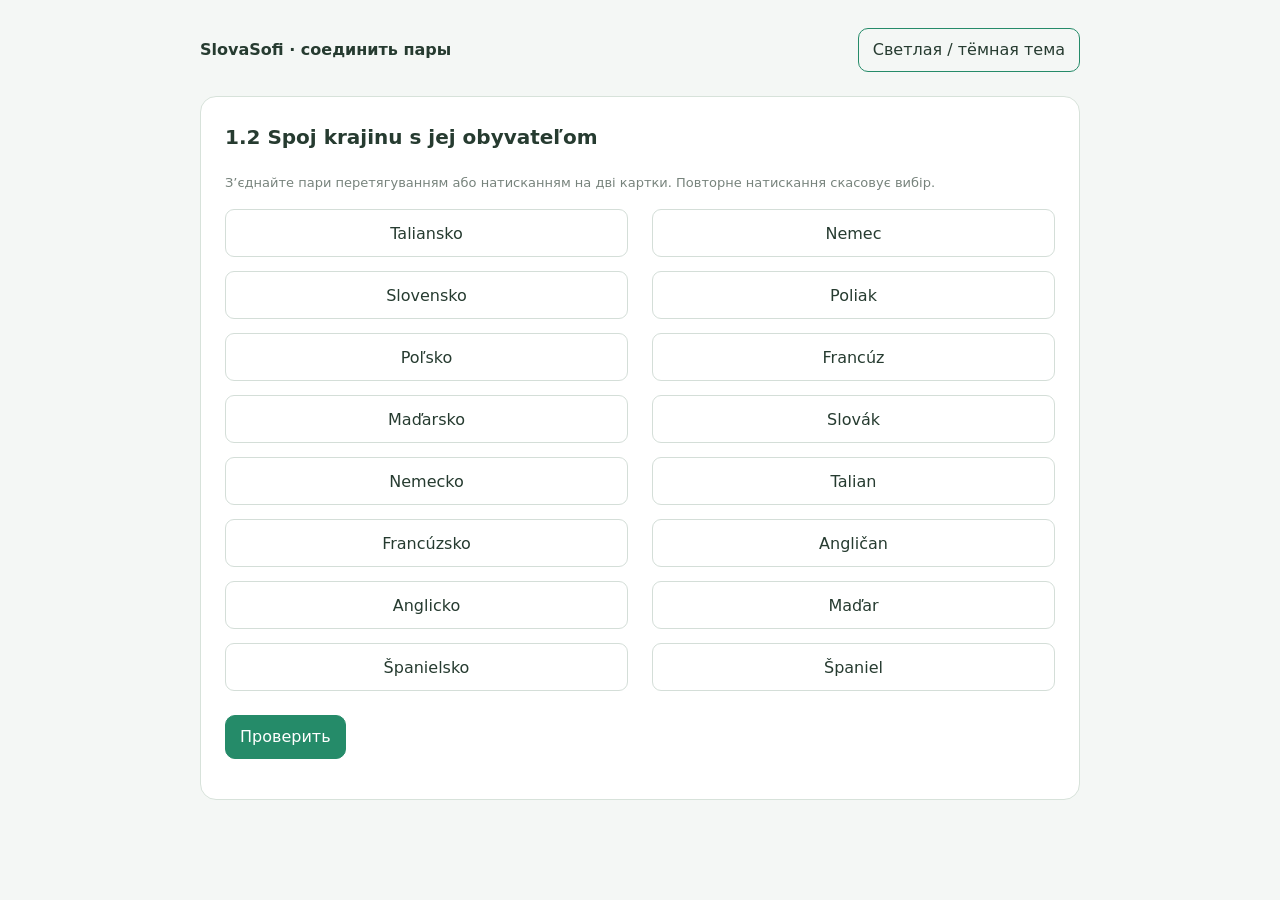
<file: artifacts/matching-preview.html>
<!doctype html><html lang="ru"><head><meta charset="UTF-8"><meta name="viewport" content="width=device-width,initial-scale=1"><title>Соединить пары — SlovaSofi</title><link rel="stylesheet" href="../assets/css/matching.css"><link rel="stylesheet" href="../assets/css/sorting.css">
<style>body{margin:0;padding:28px 18px;background:#f4f7f5;color:#263b30;font:16px/1.6 system-ui}main{max-width:880px;margin:auto}header{display:flex;justify-content:space-between;align-items:center;gap:12px}.task{padding:24px;border:1px solid #d7e2da;border-radius:16px;background:#fff;margin-top:24px}h2{font-size:20px;margin:0 0 20px}header button,#check{font:inherit;cursor:pointer;border:1px solid #258b69;border-radius:10px;background:transparent;color:inherit;padding:8px 14px}#check{margin-top:24px;background:#258b69;color:#fff}html[data-theme=dark] body{background:#111b20;color:#e7efea}html[data-theme=dark] .task{background:#19272b;border-color:#374a43}</style><script src="../assets/js/activity-ui.js"></script></head><body><main><header><strong>SlovaSofi · соединить пары</strong><button id="theme">Светлая / тёмная тема</button></header><section class="task"><h2>1.2 Spoj krajinu s jej obyvateľom</h2><div id="board" data-pair-board></div><button id="check">Проверить</button><p id="result" role="status"></p></section></main><script>
const pairs=[['Taliansko','Talian'],['Slovensko','Slovák'],['Poľsko','Poliak'],['Maďarsko','Maďar'],['Nemecko','Nemec'],['Francúzsko','Francúz'],['Anglicko','Angličan'],['Španielsko','Španiel']];
document.getElementById('board').innerHTML=pairs.map(([country])=>`<div data-pair-row><span>${country}</span><select><option value=""></option>${pairs.map(([,person])=>`<option>${person}</option>`).join('')}</select></div>`).join('');
SlovaActivityUI.enhancePairing(document);
document.getElementById('theme').onclick=()=>{document.documentElement.dataset.theme=document.documentElement.dataset.theme==='dark'?'light':'dark';};
document.getElementById('check').onclick=()=>{let count=0;[...document.querySelectorAll('[data-pair-row]')].forEach((row,index)=>{const correct=row.querySelector('select').value===pairs[index][1];row.dataset.pairResult=String(correct);if(correct)count++;});document.getElementById('board').dispatchEvent(new Event('pair-refresh'));document.getElementById('result').textContent=`Правильно: ${count} из ${pairs.length}`;};
</script></body></html>
</file>
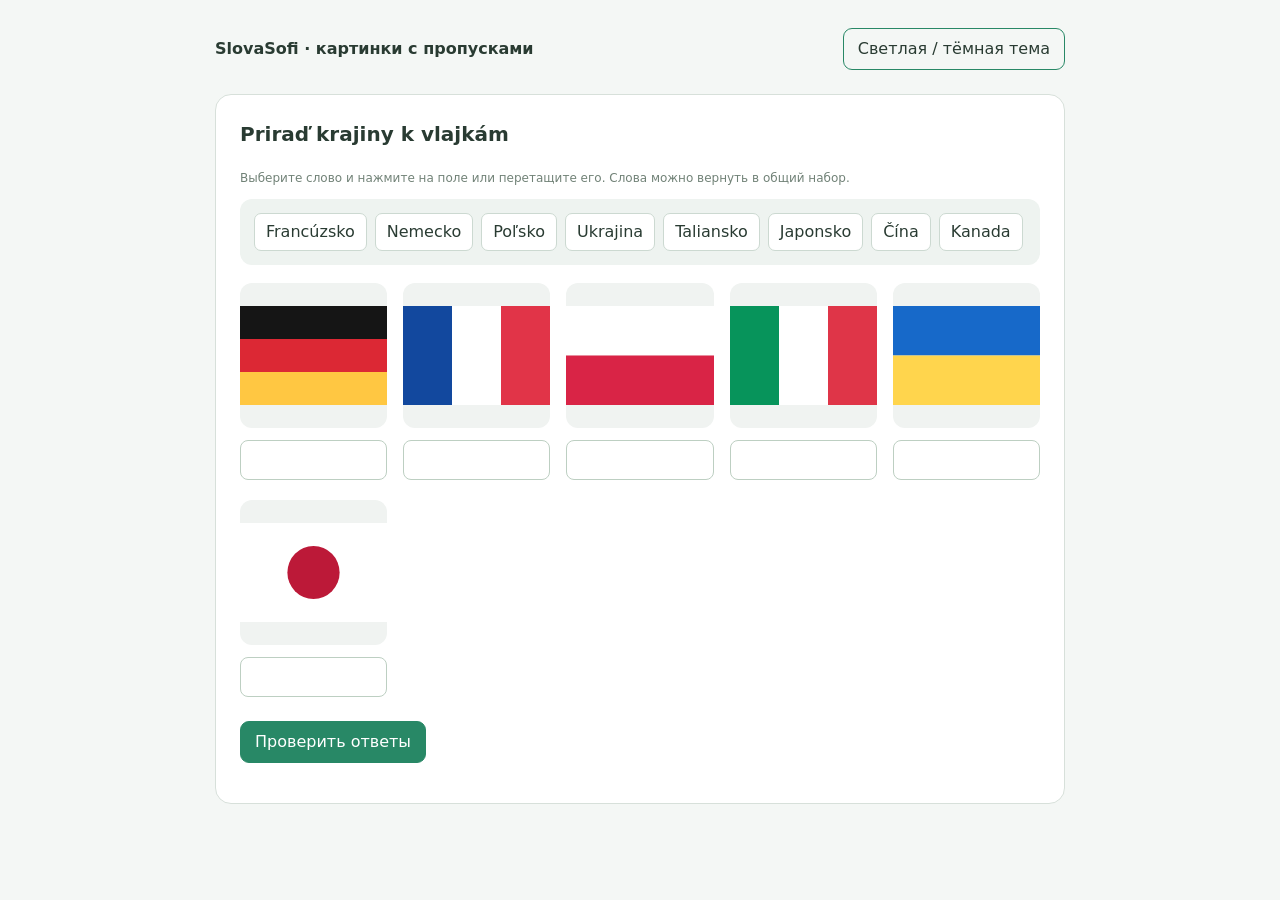
<file: artifacts/picture-gaps-preview.html>
<!doctype html><html lang="ru"><head><meta charset="UTF-8"><meta name="viewport" content="width=device-width,initial-scale=1"><title>Картинки с пропусками — SlovaSofi</title><link rel="stylesheet" href="../assets/css/blank-cards.css"><script src="../assets/js/blank-cards.js"></script><style>body{margin:0;padding:28px 18px;background:#f4f7f5;color:#293b32;font:16px/1.5 system-ui}main{max-width:850px;margin:auto}header{display:flex;justify-content:space-between;align-items:center;gap:12px}.task{background:#fff;border:1px solid #d7e0da;padding:24px;border-radius:16px;margin-top:24px}h2{font-size:20px;margin:0 0 20px}button{font:inherit;cursor:pointer}header button,#check{border:1px solid #288866;border-radius:9px;background:transparent;color:inherit;padding:8px 14px}input{font:inherit;background:transparent;color:inherit;border:1px solid #bdcfc2;border-radius:8px;padding:7px}#check{background:#288866;color:white;margin-top:24px}.blank-correct{border-color:#1d9a6a!important}.blank-incorrect{border-color:#b96868!important}html[data-theme=dark] body{background:#111b20;color:#e6eeea}html[data-theme=dark] .task{background:#18262a;border-color:#374a42}</style></head><body><main><header><strong>SlovaSofi · картинки с пропусками</strong><button id="theme">Светлая / тёмная тема</button></header><section class="task"><h2>Priraď krajiny k vlajkám</h2><div id="example"></div><button id="check">Проверить ответы</button><p id="result" role="status"></p></section></main><script>
const data=[['Nemecko',['#151515','#dc2834','#ffc742'],'h'],['Francúzsko',['#12489e','#fff','#e13448'],'v'],['Poľsko',['#fff','#d92446'],'h'],['Taliansko',['#07945b','#fff','#df3548'],'v'],['Ukrajina',['#1769c9','#ffd54d'],'h'],['Japonsko',['#fff'],'j']];
function flag(colors,kind){const n=colors.length,rects=colors.map((color,i)=>kind==='v'?`<rect x="${i*180/n}" width="${180/n}" height="120" fill="${color}"/>`:`<rect y="${i*120/n}" width="180" height="${120/n}" fill="${color}"/>`).join('');return 'data:image/svg+xml,'+encodeURIComponent(`<svg xmlns="http://www.w3.org/2000/svg" width="180" height="120">${rects}${kind==='j'?'<circle cx="90" cy="60" r="32" fill="#bc1938"/>':''}</svg>`);}
const html='<div class="activity-rich-text">'+data.map(([,colors,kind],index)=>`<p><img src="${flag(colors,kind)}" alt="Флаг ${index+1}"><input data-blank-answer aria-label="Ответ ${index+1}"></p>`).join('')+'</div>';
document.getElementById('example').innerHTML=SlovaBlankCards.render(html,[...data.map(row=>row[0]),'Čína','Kanada'],'cards','ru');SlovaBlankCards.bind(document);
document.getElementById('theme').onclick=()=>{document.documentElement.dataset.theme=document.documentElement.dataset.theme==='dark'?'light':'dark';};
document.getElementById('check').onclick=()=>{let count=0;document.querySelectorAll('[data-blank-answer]').forEach((input,index)=>{const correct=input.value.trim().toLocaleLowerCase()===data[index][0].toLocaleLowerCase();input.classList.toggle('blank-correct',correct);input.classList.toggle('blank-incorrect',!correct);if(correct)count++;});document.getElementById('result').textContent=`Правильно: ${count} из ${data.length}`;};
</script></body></html>
</file>
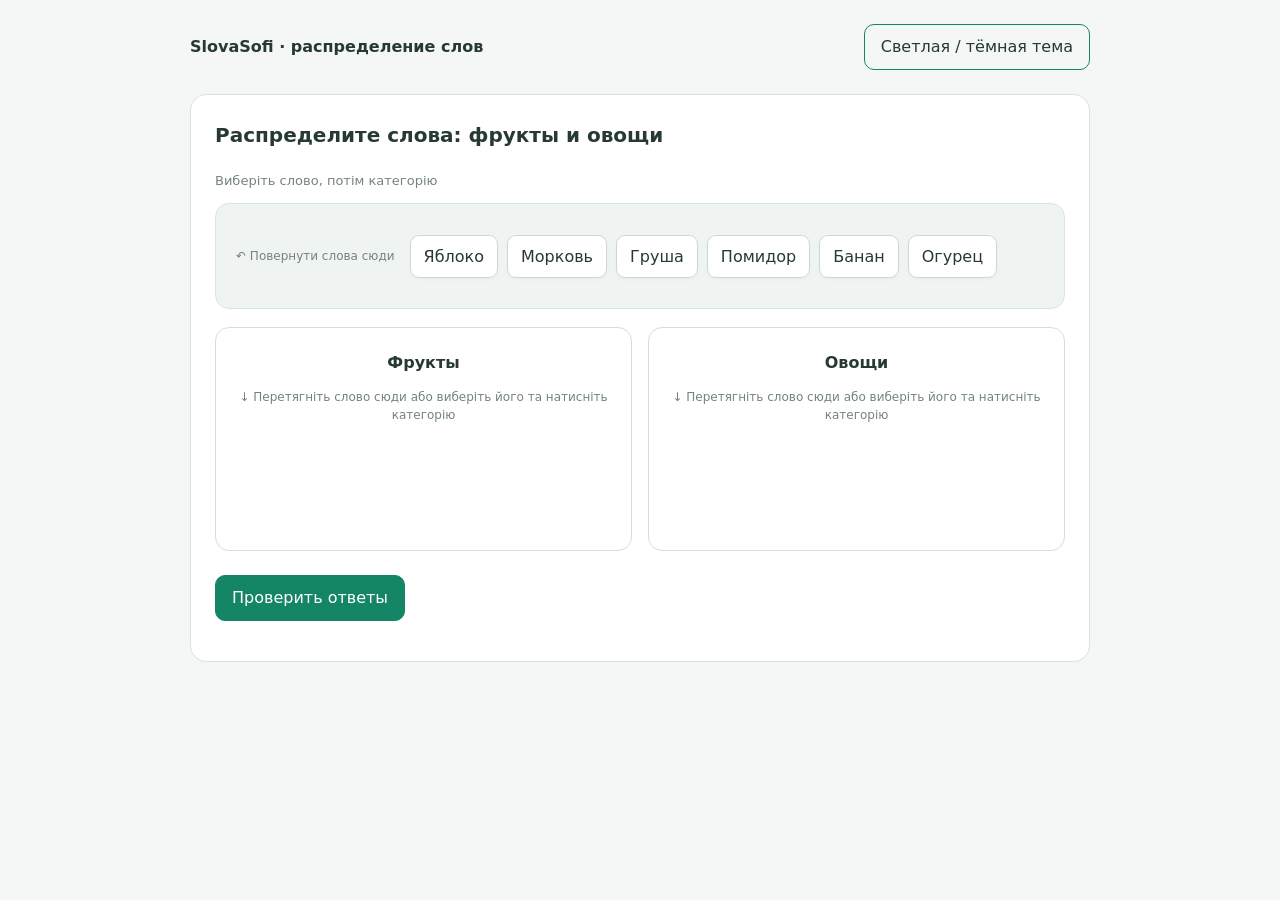
<file: artifacts/sorting-preview.html>
<!doctype html><html lang="ru"><head><meta charset="utf-8"><meta name="viewport" content="width=device-width,initial-scale=1"><title>Распределить слова — SlovaSofi</title><link rel="stylesheet" href="../assets/css/sorting.css">
<style>body{background:#f4f7f5;color:#263a31;font:16px/1.6 system-ui;padding:24px 16px;margin:0}main{max-width:900px;margin:auto}.task{background:#fff;border:1px solid #d8e1dc;border-radius:16px;padding:24px;margin-top:24px}header{display:flex;align-items:center;justify-content:space-between;gap:16px}button{font:inherit}header button,#check{border:1px solid #158665;border-radius:10px;padding:9px 16px;background:transparent;color:inherit;cursor:pointer}#check{margin-top:24px;background:#158665;color:white}h2{font-size:20px;margin:0 0 20px}html[data-theme=dark] body{background:#111b20;color:#e6eeea}html[data-theme=dark] .task{background:#1a252a;border-color:#35474a}</style>
<script src="../assets/js/activity-ui.js"></script></head><body><main><header><strong>SlovaSofi · распределение слов</strong><button id="theme">Светлая / тёмная тема</button></header><section class="task"><h2>Распределите слова: фрукты и овощи</h2><div data-pair-board data-pair-reuse id="board"></div><button id="check">Проверить ответы</button><p id="result" role="status"></p></section></main><script>
const items=[['Яблоко','Фрукты'],['Морковь','Овощи'],['Банан','Фрукты'],['Огурец','Овощи'],['Груша','Фрукты'],['Помидор','Овощи']];
document.getElementById('board').innerHTML=items.map(([word])=>`<div data-pair-row><span>${word}</span><select aria-label="${word}"><option value="">Выберите</option><option>Фрукты</option><option>Овощи</option></select></div>`).join('');
SlovaActivityUI.enhancePairing(document);
document.getElementById('theme').onclick=()=>{document.documentElement.dataset.theme=document.documentElement.dataset.theme==='dark'?'light':'dark';};
document.getElementById('check').onclick=()=>{const values=[...document.querySelectorAll('select')].map(s=>s.value);const correct=values.filter((value,index)=>value===items[index][1]).length;document.getElementById('result').textContent=`Правильно: ${correct} из ${items.length}`;};
</script></body></html>
</file>
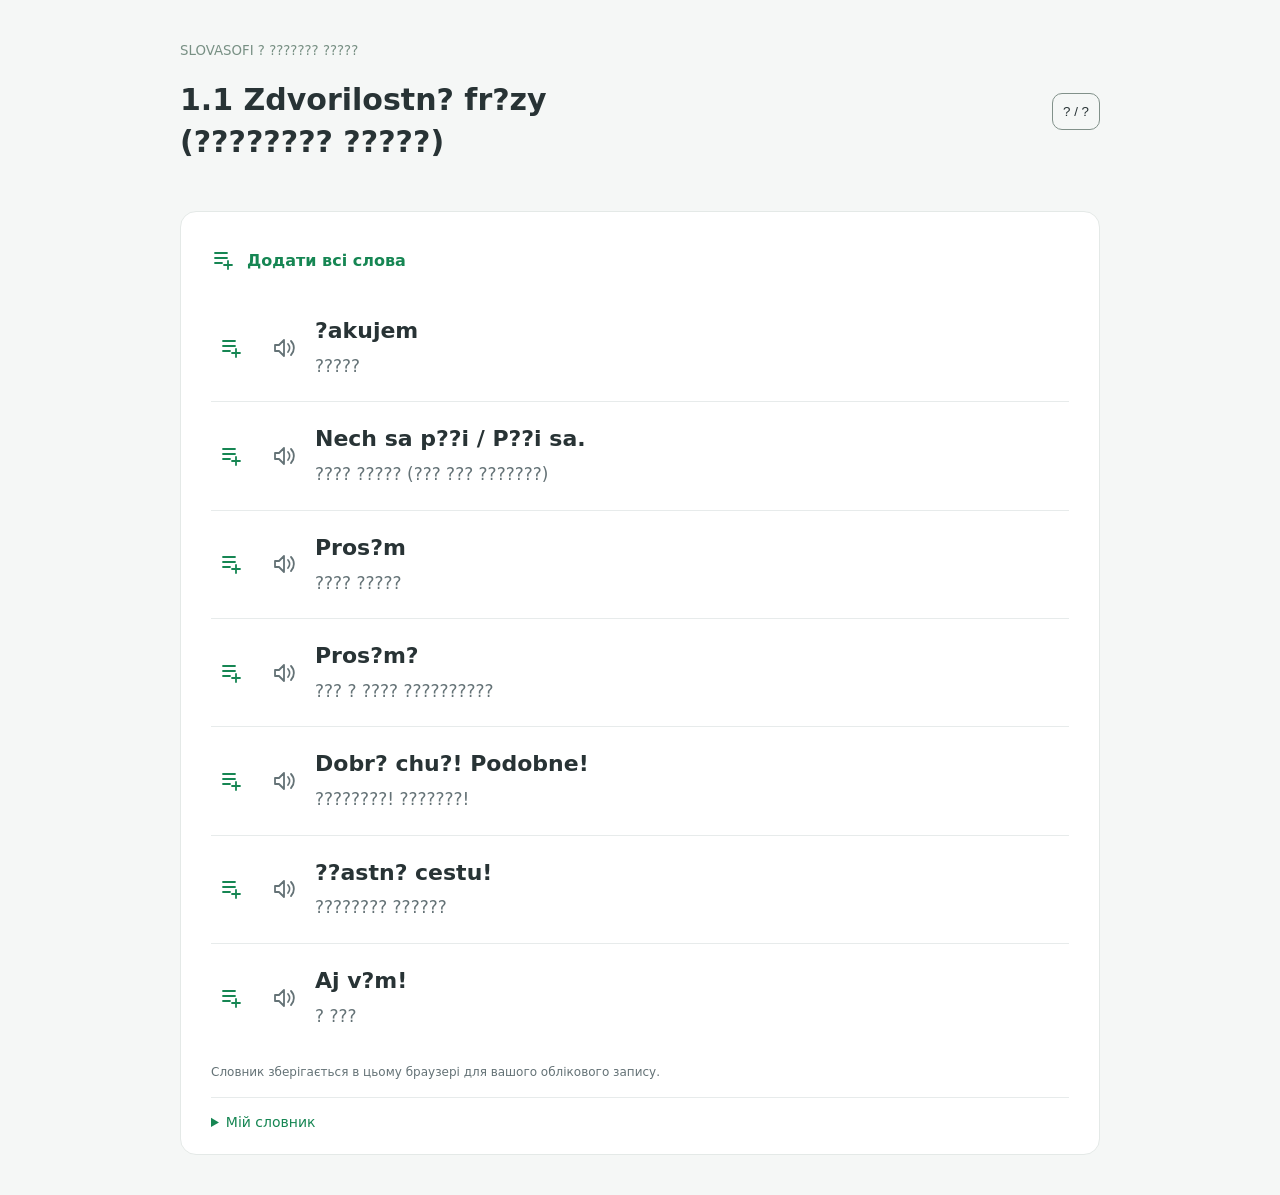
<file: artifacts/vocabulary-preview.html>
<!doctype html><html lang="uk" data-theme="light"><meta charset="utf-8"><meta name="viewport" content="width=device-width,initial-scale=1"><title>SlovaSofi ? ??????? ?????</title><style>.phrase-list { --phrase-ink: #283335; --phrase-muted: #647276; --phrase-line: #e7ebeb; --phrase-accent: #168653; --phrase-hover: #edf6f1; color: var(--phrase-ink); }
:root[data-theme="dark"] .phrase-list { --phrase-ink: #edf1f2; --phrase-muted: #acb6ba; --phrase-line: #363c40; --phrase-accent: #59d89b; --phrase-hover: #293732; }
.phrase-list button { font: inherit; cursor: pointer; }
.phrase-list .phrase-add-all { display: inline-flex; align-items: center; gap: 12px; padding: 12px 0; margin-bottom: 10px; border: 0; border-radius: 8px; background: transparent; color: var(--phrase-accent); font-size: 16px; font-weight: 650; }
.phrase-list svg { width: 24px; height: 24px; flex: 0 0 24px; fill: none; stroke: currentColor; stroke-width: 1.8; stroke-linecap: round; stroke-linejoin: round; }
.phrase-list .phrase-rows { list-style: none; padding: 0; margin: 0; }
.phrase-list .phrase-row { display: grid; grid-template-columns: 40px 40px minmax(0, 1fr); gap: 12px; align-items: center; margin: 0; padding: 22px 0; border-bottom: 1px solid var(--phrase-line); }
.phrase-list .phrase-row:last-child { border-bottom: 0; }
.phrase-list .phrase-icon { display: grid; place-items: center; width: 40px; height: 40px; padding: 8px; border: 0; border-radius: 9px; background: transparent; color: var(--phrase-accent); }
.phrase-list .phrase-listen { color: var(--phrase-muted); }
.phrase-list .phrase-icon:hover:not(:disabled), .phrase-list .phrase-add-all:hover:not(:disabled) { background: var(--phrase-hover); }
.phrase-list button:focus-visible, .phrase-list summary:focus-visible { outline: 2px solid var(--phrase-accent); outline-offset: 3px; }
.phrase-list button:disabled { opacity: .5; cursor: default; }
.phrase-list .phrase-copy { display: grid; gap: 7px; min-width: 0; overflow-wrap: anywhere; }
.phrase-list .phrase-copy strong { color: var(--phrase-ink); font-size: clamp(17px, 2vw, 22px); font-weight: 600; line-height: 1.4; }
.phrase-list .phrase-copy > span { color: var(--phrase-muted); font-size: clamp(14px, 1.5vw, 17px); line-height: 1.5; }
.phrase-list .phrase-hint, .phrase-list .phrase-status { color: var(--phrase-muted); font-size: 12px; line-height: 1.5; }
.phrase-list .phrase-status:empty { display: none; }
.phrase-list .phrase-saved { margin-top: 16px; padding-top: 16px; border-top: 1px solid var(--phrase-line); font-size: 14px; }
.phrase-list summary { cursor: pointer; color: var(--phrase-accent); }
.phrase-list .phrase-saved-row { display: flex; justify-content: space-between; gap: 12px; align-items: center; padding: 10px 0; overflow-wrap: anywhere; }
@media (max-width: 500px) { .phrase-list .phrase-row { grid-template-columns: 32px 32px minmax(0, 1fr); gap: 6px; padding: 18px 0; } .phrase-list .phrase-icon { width: 32px; height: 36px; padding: 5px; } }
body{font-family:system-ui,sans-serif;max-width:920px;margin:40px auto;padding:0 24px;background:#f5f7f6;color:#283335}html[data-theme=dark] body{background:#14191c;color:#edf1f2}.card{padding:24px 30px;background:#fff;border:1px solid #e4e9e7;border-radius:16px}html[data-theme=dark] .card{background:#202225;border-color:#383c40}header{display:flex;align-items:center;justify-content:space-between;gap:20px;margin-bottom:28px}h1{font-size:clamp(22px,3vw,30px);line-height:1.4}header button{border:1px solid #81918a;border-radius:10px;padding:10px;background:transparent;color:inherit;cursor:pointer}small{color:#789084}@media(max-width:500px){body{padding:0 14px;margin:20px auto}.card{padding:18px}header{align-items:start}}</style><header><div><small>SLOVASOFI ? ??????? ?????</small><h1>1.1 Zdvorilostn? fr?zy<br>(???????? ?????)</h1></div><button onclick="document.documentElement.dataset.theme=document.documentElement.dataset.theme==='dark'?'light':'dark'">? / ?</button></header><main class="card"><section class="phrase-list" data-phrase-list data-phrase-user="phrase-preview-demo" data-phrase-language="ua"><button type="button" class="phrase-add-all" data-phrase-all ><svg viewBox="0 0 24 24" aria-hidden="true"><path d="M4 5h12M4 10h12M4 15h7M17 13v8M13 17h8"/></svg><span>Додати всі слова</span></button><ul class="phrase-rows"><li class="phrase-row" data-phrase-word="?akujem" data-phrase-translation="?????" data-phrase-audio=""><button type="button" class="phrase-icon" data-phrase-add aria-label="Додати до словника: ?akujem" title="Додати до словника" ><svg viewBox="0 0 24 24" aria-hidden="true"><path d="M4 5h12M4 10h12M4 15h7M17 13v8M13 17h8"/></svg></button><button type="button" class="phrase-icon phrase-listen" data-phrase-listen aria-label="Прослухати: ?akujem" title="Прослухати"><svg viewBox="0 0 24 24" aria-hidden="true"><path d="M4 9h4l5-5v16l-5-5H4zM17 8a6 6 0 0 1 0 8M20 5a10 10 0 0 1 0 14"/></svg></button><div class="phrase-copy"><strong>?akujem</strong><span>?????</span></div></li><li class="phrase-row" data-phrase-word="Nech sa p??i / P??i sa." data-phrase-translation="???? ????? (??? ??? ???????)" data-phrase-audio=""><button type="button" class="phrase-icon" data-phrase-add aria-label="Додати до словника: Nech sa p??i / P??i sa." title="Додати до словника" ><svg viewBox="0 0 24 24" aria-hidden="true"><path d="M4 5h12M4 10h12M4 15h7M17 13v8M13 17h8"/></svg></button><button type="button" class="phrase-icon phrase-listen" data-phrase-listen aria-label="Прослухати: Nech sa p??i / P??i sa." title="Прослухати"><svg viewBox="0 0 24 24" aria-hidden="true"><path d="M4 9h4l5-5v16l-5-5H4zM17 8a6 6 0 0 1 0 8M20 5a10 10 0 0 1 0 14"/></svg></button><div class="phrase-copy"><strong>Nech sa p??i / P??i sa.</strong><span>???? ????? (??? ??? ???????)</span></div></li><li class="phrase-row" data-phrase-word="Pros?m" data-phrase-translation="???? ?????" data-phrase-audio=""><button type="button" class="phrase-icon" data-phrase-add aria-label="Додати до словника: Pros?m" title="Додати до словника" ><svg viewBox="0 0 24 24" aria-hidden="true"><path d="M4 5h12M4 10h12M4 15h7M17 13v8M13 17h8"/></svg></button><button type="button" class="phrase-icon phrase-listen" data-phrase-listen aria-label="Прослухати: Pros?m" title="Прослухати"><svg viewBox="0 0 24 24" aria-hidden="true"><path d="M4 9h4l5-5v16l-5-5H4zM17 8a6 6 0 0 1 0 8M20 5a10 10 0 0 1 0 14"/></svg></button><div class="phrase-copy"><strong>Pros?m</strong><span>???? ?????</span></div></li><li class="phrase-row" data-phrase-word="Pros?m?" data-phrase-translation="??? ? ???? ??????????" data-phrase-audio=""><button type="button" class="phrase-icon" data-phrase-add aria-label="Додати до словника: Pros?m?" title="Додати до словника" ><svg viewBox="0 0 24 24" aria-hidden="true"><path d="M4 5h12M4 10h12M4 15h7M17 13v8M13 17h8"/></svg></button><button type="button" class="phrase-icon phrase-listen" data-phrase-listen aria-label="Прослухати: Pros?m?" title="Прослухати"><svg viewBox="0 0 24 24" aria-hidden="true"><path d="M4 9h4l5-5v16l-5-5H4zM17 8a6 6 0 0 1 0 8M20 5a10 10 0 0 1 0 14"/></svg></button><div class="phrase-copy"><strong>Pros?m?</strong><span>??? ? ???? ??????????</span></div></li><li class="phrase-row" data-phrase-word="Dobr? chu?! Podobne!" data-phrase-translation="????????! ???????!" data-phrase-audio=""><button type="button" class="phrase-icon" data-phrase-add aria-label="Додати до словника: Dobr? chu?! Podobne!" title="Додати до словника" ><svg viewBox="0 0 24 24" aria-hidden="true"><path d="M4 5h12M4 10h12M4 15h7M17 13v8M13 17h8"/></svg></button><button type="button" class="phrase-icon phrase-listen" data-phrase-listen aria-label="Прослухати: Dobr? chu?! Podobne!" title="Прослухати"><svg viewBox="0 0 24 24" aria-hidden="true"><path d="M4 9h4l5-5v16l-5-5H4zM17 8a6 6 0 0 1 0 8M20 5a10 10 0 0 1 0 14"/></svg></button><div class="phrase-copy"><strong>Dobr? chu?! Podobne!</strong><span>????????! ???????!</span></div></li><li class="phrase-row" data-phrase-word="??astn? cestu!" data-phrase-translation="???????? ??????" data-phrase-audio=""><button type="button" class="phrase-icon" data-phrase-add aria-label="Додати до словника: ??astn? cestu!" title="Додати до словника" ><svg viewBox="0 0 24 24" aria-hidden="true"><path d="M4 5h12M4 10h12M4 15h7M17 13v8M13 17h8"/></svg></button><button type="button" class="phrase-icon phrase-listen" data-phrase-listen aria-label="Прослухати: ??astn? cestu!" title="Прослухати"><svg viewBox="0 0 24 24" aria-hidden="true"><path d="M4 9h4l5-5v16l-5-5H4zM17 8a6 6 0 0 1 0 8M20 5a10 10 0 0 1 0 14"/></svg></button><div class="phrase-copy"><strong>??astn? cestu!</strong><span>???????? ??????</span></div></li><li class="phrase-row" data-phrase-word="Aj v?m!" data-phrase-translation="? ???" data-phrase-audio=""><button type="button" class="phrase-icon" data-phrase-add aria-label="Додати до словника: Aj v?m!" title="Додати до словника" ><svg viewBox="0 0 24 24" aria-hidden="true"><path d="M4 5h12M4 10h12M4 15h7M17 13v8M13 17h8"/></svg></button><button type="button" class="phrase-icon phrase-listen" data-phrase-listen aria-label="Прослухати: Aj v?m!" title="Прослухати"><svg viewBox="0 0 24 24" aria-hidden="true"><path d="M4 9h4l5-5v16l-5-5H4zM17 8a6 6 0 0 1 0 8M20 5a10 10 0 0 1 0 14"/></svg></button><div class="phrase-copy"><strong>Aj v?m!</strong><span>? ???</span></div></li></ul><p class="phrase-hint">Словник зберігається в цьому браузері для вашого облікового запису.</p><p class="phrase-status" role="status" aria-live="polite"></p><details class="phrase-saved"><summary>Мій словник</summary><div data-phrase-saved></div></details></section></main><script>(function () {
    const labels = {
        ru: { all: 'Добавить все слова', add: 'Добавить в словарь', added: 'Добавлено', listen: 'Прослушать', empty: 'Добавьте слова и переводы: слово | перевод', saved: 'Мой словарь', local: 'Словарь сохраняется в этом браузере для вашей учётной записи.', preview: 'Предпросмотр: добавление слов доступно ученику в уроке.', error: 'Не удалось сохранить словарь. Проверьте настройки браузера.', audioError: 'Не удалось воспроизвести произношение.', remove: 'Удалить из словаря', noWords: 'В словаре пока нет слов.' },
        ua: { all: 'Додати всі слова', add: 'Додати до словника', added: 'Додано', listen: 'Прослухати', empty: 'Додайте слова та переклади: слово | переклад', saved: 'Мій словник', local: 'Словник зберігається в цьому браузері для вашого облікового запису.', preview: 'Попередній перегляд: додавання слів доступне учню в уроці.', error: 'Не вдалося зберегти словник. Перевірте налаштування браузера.', audioError: 'Не вдалося відтворити вимову.', remove: 'Видалити зі словника', noWords: 'У словнику поки немає слів.' },
        en: { all: 'Add all words', add: 'Add to vocabulary', added: 'Added', listen: 'Listen', empty: 'Add words and translations: word / translation', saved: 'My vocabulary', local: 'Vocabulary is saved in this browser for your account.', preview: 'Preview: students can save words in their lesson.', error: 'Could not save vocabulary. Check your browser settings.', audioError: 'Could not play pronunciation.', remove: 'Remove from vocabulary', noWords: 'No saved words yet.' }
    };
    const escape = value => String(value ?? '').replace(/[&<>"']/g, c => ({ '&': '&amp;', '<': '&lt;', '>': '&gt;', '"': '&quot;', "'": '&#39;' })[c]);
    const safeAudio = value => { try { const url = new URL(value); return ['https:', 'http:'].includes(url.protocol) ? url.href : ''; } catch { return ''; } };
    function parse(content) {
        return String(content || '').split(/\r?\n/).flatMap(line => {
            let word, translation, audio = '';
            if (line.includes('|')) [word, translation, audio = ''] = line.split('|').map(part => part.trim());
            else {
                const audioMatch = line.match(/\s+\/\s+(https?:\/\/\S+)\s*$/i);
                if (audioMatch) { audio = audioMatch[1]; line = line.slice(0, audioMatch.index); }
                // The last spaced slash separates the translation; earlier slashes can separate variants.
                let delimiter = line.lastIndexOf(' / '), width = 3;
                if (delimiter < 0) { delimiter = line.indexOf('/'); width = 1; }
                if (delimiter < 0) return [];
                word = line.slice(0, delimiter).trim(); translation = line.slice(delimiter + width).trim();
            }
            return word && translation ? [{ word, translation, audio: safeAudio(audio) }] : [];
        }).slice(0, 100);
    }
    const key = word => JSON.stringify([word.word.trim().toLocaleLowerCase('sk'), word.translation.trim().toLocaleLowerCase()]);
    const storageKey = user => `slovasofi:vocabulary:${user}`;
    function read(user) {
        try { const words = JSON.parse(localStorage.getItem(storageKey(user)) || '[]'); return Array.isArray(words) ? words.filter(w => typeof w?.word === 'string' && typeof w?.translation === 'string') : []; } catch { return []; }
    }
    const icons = {
        add: '<path d="M4 5h12M4 10h12M4 15h7M17 13v8M13 17h8"/>',
        listen: '<path d="M4 9h4l5-5v16l-5-5H4zM17 8a6 6 0 0 1 0 8M20 5a10 10 0 0 1 0 14"/>',
        check: '<path d="m5 12 4 4L19 6"/>'
    };
    const icon = name => `<svg viewBox="0 0 24 24" aria-hidden="true">${icons[name]}</svg>`;
    function render(words, language = 'ru', user = '') {
        const text = labels[language] || labels.ru;
        const saved = new Set(user ? read(user).map(key) : []);
        const rows = words.slice(0, 100).map(word => {
            const added = saved.has(key(word));
            return `<li class="phrase-row" data-phrase-word="${escape(word.word)}" data-phrase-translation="${escape(word.translation)}" data-phrase-audio="${escape(safeAudio(word.audio))}"><button type="button" class="phrase-icon" data-phrase-add aria-label="${escape((added ? text.added : text.add) + ': ' + word.word)}" title="${escape(added ? text.added : text.add)}" ${!user || added ? 'disabled' : ''}>${icon(added ? 'check' : 'add')}</button><button type="button" class="phrase-icon phrase-listen" data-phrase-listen aria-label="${escape(text.listen + ': ' + word.word)}" title="${escape(text.listen)}">${icon('listen')}</button><div class="phrase-copy"><strong>${escape(word.word)}</strong><span>${escape(word.translation)}</span></div></li>`;
        }).join('');
        return `<section class="phrase-list" data-phrase-list data-phrase-user="${escape(user)}" data-phrase-language="${escape(language)}"><button type="button" class="phrase-add-all" data-phrase-all ${!user || !words.length || words.every(w => saved.has(key(w))) ? 'disabled' : ''}>${icon('add')}<span>${text.all}</span></button>${rows ? `<ul class="phrase-rows">${rows}</ul>` : `<p class="phrase-hint">${text.empty}</p>`}<p class="phrase-hint">${user ? text.local : text.preview}</p><p class="phrase-status" role="status" aria-live="polite"></p>${user ? `<details class="phrase-saved"><summary>${text.saved}</summary><div data-phrase-saved></div></details>` : ''}</section>`;
    }
    const wordFrom = row => ({ word: row.dataset.phraseWord, translation: row.dataset.phraseTranslation, audio: row.dataset.phraseAudio });
    function refresh(root) {
        const user = root.dataset.phraseUser;
        const text = labels[root.dataset.phraseLanguage] || labels.ru;
        const words = read(user), keys = new Set(words.map(key));
        const rows = [...root.querySelectorAll('.phrase-row')];
        rows.forEach(row => {
            const button = row.querySelector('[data-phrase-add]'), added = keys.has(key(wordFrom(row)));
            button.disabled = added; button.innerHTML = icon(added ? 'check' : 'add');
            button.title = added ? text.added : text.add;
            button.setAttribute('aria-label', `${button.title}: ${row.dataset.phraseWord}`);
        });
        root.querySelector('[data-phrase-all]').disabled = !rows.length || rows.every(row => keys.has(key(wordFrom(row))));
        root.querySelector('[data-phrase-saved]').innerHTML = words.length ? words.map((word, index) => `<div class="phrase-saved-row"><span><strong>${escape(word.word)}</strong> — ${escape(word.translation)}</span><button type="button" class="phrase-icon" data-phrase-remove="${index}" aria-label="${escape(text.remove + ': ' + word.word)}">×</button></div>`).join('') : `<p>${text.noWords}</p>`;
    }
    let audio = null;
    document.addEventListener('click', async event => {
        const root = event.target.closest('[data-phrase-list]');
        if (!root) return;
        const text = labels[root.dataset.phraseLanguage] || labels.ru;
        const status = root.querySelector('.phrase-status');
        if (event.target.closest('[data-phrase-listen]')) {
            const word = wordFrom(event.target.closest('.phrase-row'));
            audio?.pause(); window.speechSynthesis?.cancel();
            try {
                if (safeAudio(word.audio)) { audio = new Audio(safeAudio(word.audio)); await audio.play(); }
                else if (window.speechSynthesis && window.SpeechSynthesisUtterance) {
                    const utterance = new SpeechSynthesisUtterance(word.word); utterance.lang = 'sk-SK'; utterance.rate = .85;
                    utterance.onerror = event => { if (!['interrupted', 'canceled'].includes(event.error)) status.textContent = text.audioError; };
                    window.speechSynthesis.speak(utterance);
                } else status.textContent = text.audioError;
            } catch { status.textContent = text.audioError; }
            return;
        }
        const user = root.dataset.phraseUser;
        if (!user) return;
        if (event.target.closest('summary')) { refresh(root); return; }
        const add = event.target.closest('[data-phrase-add], [data-phrase-all]');
        const remove = event.target.closest('[data-phrase-remove]');
        if (!add && !remove) return;
        let words = read(user);
        if (remove) words.splice(Number(remove.dataset.phraseRemove), 1);
        else {
            const rows = add.hasAttribute('data-phrase-all') ? root.querySelectorAll('.phrase-row') : [add.closest('.phrase-row')];
            const keys = new Set(words.map(key));
            for (const row of rows) { const word = wordFrom(row); if (!keys.has(key(word))) { words.push(word); keys.add(key(word)); } }
        }
        try {
            localStorage.setItem(storageKey(user), JSON.stringify(words));
            document.querySelectorAll('[data-phrase-list]').forEach(block => { if (block.dataset.phraseUser === user) refresh(block); });
            status.textContent = remove ? text.remove : text.added;
        } catch { status.textContent = text.error; }
    });
    window.addEventListener('pagehide', () => { audio?.pause(); window.speechSynthesis?.cancel(); });
    function wordsFor(activity) {
        const parsed = parse(activity.content);
        if (activity.settings?.vocabularyFormat === 'slash' || parsed.length) return parsed;
        const words = activity.settings?.words || activity.cards || [];
        return Array.isArray(words) ? words.flatMap(item => {
            const word = item?.word ?? item?.front, translation = item?.translation ?? item?.back;
            return typeof word === 'string' && typeof translation === 'string' && word.trim() && translation.trim()
                ? [{ word, translation, audio: safeAudio(item.audio) }] : [];
        }).slice(0, 100) : [];
    }
    function editorContent(activity) {
        if (activity.settings?.vocabularyFormat === 'slash' || parse(activity.content).length) return activity.content || '';
        return wordsFor(activity).map(word => `${word.word} / ${word.translation}${word.audio ? ` / ${word.audio}` : ''}`).join('\n');
    }
    window.SlovaPhraseList = { parse, render, wordsFor, editorContent };
})();
</script></html>
</file>
<file: assets/css/style.css>
/* 1. Общие настройки */
:root {
    --primary-green: #168653;
    --sage-deep: #1E3033;
    --sage-page: #F2F7F6;
    --sage-line: #D8E5E2;
    --sage-accent: #54B980;
    --light-white: #FFFFFF;
}

body {
    background-color: var(--sage-page) !important;
    color: var(--sage-deep) !important;
    font-family: "Segoe UI", Arial, sans-serif;
}

/* 2. Навигация */
.custom-nav {
    background-color: #ffffff !important;
    padding: 10px 0;
    border-bottom: 1px solid var(--sage-line);
    box-shadow: 0 4px 18px rgba(31, 70, 52, 0.06);
}

.custom-nav .navbar-toggler {
    border-color: var(--sage-line);
    padding: 8px 10px;
}

.custom-nav .navbar-toggler:focus {
    box-shadow: 0 0 0 3px rgba(43, 100, 70, 0.16);
}

#mainNav .navbar-nav {
    gap: 4px;
}

.nav-link {
    color: var(--primary-green) !important;
    font-weight: 600;
    transition: color 0.2s ease, transform 0.2s ease;
}

.nav-link:hover {
    color: var(--sage-deep) !important;
    transform: translateY(-1px);
}

.logo-wrap {
    text-decoration: none;
    line-height: 0.8;
}
.logo-s {
    font-size: 4.5rem; 
    font-weight: 700;
    color: var(--primary-green);
    font-family: "Arial Black", sans-serif;
    margin-right: 5px;
}
.logo-text-stack {
    display: flex;
    flex-direction: column;
    justify-content: center;
    color: var(--primary-green);
}
.logo-lova {
    font-size: 1.8rem;
    font-family: "Times New Roman", serif; 
    margin-bottom: -2px;
}
.logo-sofi {
    font-size: 1.8rem;
    font-weight: bold;
    font-family: "Times New Roman", serif;
    letter-spacing: 1px;
}
.logo-sub {
    font-size: 0.6rem;
    font-weight: 600;
    letter-spacing: 1px;
    font-family: Arial, sans-serif;
    margin-top: 2px;
}
/* 3. Hero секция */
.hero-section {
    position: relative;
    overflow: hidden;
    isolation: isolate;
    padding: clamp(76px, 10vw, 132px) 0;
    color: #ffffff !important;
    background:
        radial-gradient(circle at 82% 18%, rgba(217, 174, 88, 0.2), transparent 24%),
        linear-gradient(125deg, #183c38 0%, #168653 62%, #4b9a72 100%);
}

.hero-section::before {
    position: absolute;
    z-index: -1;
    top: -180px;
    right: -90px;
    width: 420px;
    height: 420px;
    border: 1px solid rgba(255, 255, 255, 0.12);
    border-radius: 50%;
    content: "";
}

.hero-section .container {
    position: relative;
    z-index: 1;
}

.hero-title {
    max-width: 13ch;
    margin-right: auto;
    margin-left: auto;
    font-size: clamp(2.5rem, 6vw, 4.5rem);
    font-weight: 700;
    line-height: 1.08;
    letter-spacing: -0.04em;
    margin-bottom: 20px;
}

.hero-subtitle {
    max-width: 640px;
    margin: 0 auto 32px;
    font-size: 1.25rem;
    line-height: 1.65;
    color: rgba(255, 255, 255, 0.82);
}

/* Большая кнопка в Hero */
.btn-custom-lg {
    background-color: var(--light-white);
    color: var(--primary-green);
    padding: 15px 40px;
    border-radius: 50px;
    font-weight: bold;
    text-decoration: none;
    box-shadow: 0 8px 22px rgba(15, 39, 25, 0.18);
    transition: transform 0.2s ease, box-shadow 0.2s ease, background-color 0.2s ease;
}

.btn-custom-lg:hover {
    background-color: #F7F2E6;
    color: var(--primary-green);
    transform: translateY(-2px);
    box-shadow: 0 12px 26px rgba(15, 39, 25, 0.24);
}

/* 4. Карточки цен (Ящички) */
.price-card {
    border: 1px solid var(--sage-line);
    border-radius: 20px;
    padding: 20px;
    background-color: var(--light-white); 
    color: var(--sage-deep) !important;
    box-shadow: 0 8px 24px rgba(31, 70, 52, 0.07);
    transition: transform 0.25s ease, box-shadow 0.25s ease, border-color 0.25s ease;
    
    display: flex;
    flex-direction: column;
    height: 100%; 
    
    position: relative; 
    overflow: hidden;
}


.price-card:hover {
    transform: translateY(-5px);
    border-color: #C6D9C8;
    box-shadow: 0 16px 34px rgba(31, 70, 52, 0.13);
}

.card-body {
    display: flex;
    flex-direction: column;
    flex-grow: 1; 
    padding: 0;   
}

/* Зеленая рамка для HIT */
.price-card.featured {
    border: 3px solid var(--primary-green);
    margin-top: 0 !important;
}

.price-tag {
    font-size: 2.5rem;
    font-weight: 800;
    margin: 10px 0 20px 0;
}

.price-tag span {
    font-size: 1rem;
    color: #636e72;
}

.btn-card-green-cta {
    background: linear-gradient(135deg, #21a873, #168653 58%, #116d50) !important;
    color: var(--light-white) !important;
    border-radius: 12px;
    padding: 15px;
    font-weight: 700;
    border: none;
    box-shadow: 0 5px 14px rgba(22, 134, 83, 0.2);
    transition: transform 0.2s ease, box-shadow 0.2s ease, background 0.2s ease;
    text-align: center;
    text-decoration: none;
    margin-top: auto; 
}
.btn-card-green-cta:hover {
    background: linear-gradient(135deg, #32b982, #16885d 58%, #11734f) !important;
    transform: translateY(-1px);
    box-shadow: 0 8px 18px rgba(31, 70, 52, 0.18);
}

.features-list {
    list-style: none;
    padding: 0;
    margin-bottom: 30px;
    text-align: left;
    flex-grow: 1; 
}
.features-list li {
    margin-bottom: 10px;
    display: flex;
    align-items: flex-start;
}
.features-list li::before {
    content: "✓";
    font-weight: bold;
    margin-right: 10px;
    color: var(--primary-green);
}

.footer {
    padding: 40px 0;
    border-top: 1px solid rgba(255,255,255,0.12);
    background: linear-gradient(130deg, #183c38, #168653);
    color: #f2f7f6;
}

.footer a {
    color: #E7EFE7;
    transition: color 0.2s ease;
}

.footer a:hover {
    color: var(--sage-accent);
}

.badge-hit-svg {
    position: absolute; 
    top: 0;             
    right: 0;           
    z-index: 10;        
}

/* Контейнер для кнопок */
.lang-switcher {
    flex-shrink: 0;
    display: flex;
    background-color: #f1f1f1; 
    border-radius: 50px;
    padding: 2px;
    margin-left: 20px;
    border: none; 
    width: fit-content;
}
 /* Сами кнопки выбора языка */   
.btn-lang-item {
        border: none !important; 
        background: transparent;
        color: var(--primary-green);
        font-size: 0.75rem;
        font-weight: bold;
        padding: 6px 14px;
        border-radius: 50px;
        cursor: pointer;
        transition: all 0.2s ease;
        outline: none !important;
        box-shadow: none !important;
}
@media (max-width: 991.98px) {
    .lang-switcher {
        margin-left: 0;
        margin-top: 8px;
        display: inline-flex; 
        align-self: flex-start; 
    } 

    #mainNav .navbar-nav {
        align-items: stretch;
        padding: 10px 0 4px;
    }

    #mainNav .lang-switcher {
        margin-bottom: 8px;
    }

    #mainNav .btn-card-green-cta {
        margin-top: 4px;
    }
}
/* Стиль для активной кнопки (выбранный язык) */
.btn-lang-item.active {
    background-color: var(--primary-green);
    color: #ffffff;
}

.btn-lang-item:hover:not(.active) {
    background-color: #e2e2e2;
}
.free-trial-wide {
    background-color: #ffffff;
    border: 2px solid var(--primary-green) !important;
    border-radius: 20px !important;
}

#teachers {
    padding-top: 76px !important;
    margin-top: 0 !important;
}
.teachers_title{
    margin-top: 10px;
}
/* Карточка преподавателя */
.teacher-card {
    background: #ffffff !important;
    border: 1px solid var(--sage-line) !important;
    border-radius: 25px;
    box-shadow: 0 8px 24px rgba(31, 70, 52, 0.07) !important;
    transition: transform 0.25s ease, box-shadow 0.25s ease, border-color 0.25s ease !important;
    height: 100%;
}
/* Эффект при наведении на карточку */
.teacher-card:hover {
    transform: translateY(-5px) !important;
    background: #ffffff !important;
    border-color: #B8D0BD !important;
    box-shadow: 0 16px 34px rgba(31, 70, 52, 0.13) !important;
}
/* Контейнер для фото */
.teacher-avatar-container {
    width: 180px;  
    height: 180px; 
    margin: 0 auto;
    border-radius: 50%;
    overflow: hidden;
    border: 5px solid var(--primary-green);
    position: relative;
    transition: transform 0.25s ease, border-color 0.25s ease;
    box-shadow: 0 5px 15px rgba(31, 70, 52, 0.16);
}

.teacher-avatar-container img {
    width: 100%;
    height: 100%;
    object-fit: cover;  
    transition: all 0.4s ease-in-out;
}

#teacher-sofia-img {
    object-position: center 15%;
}

#teacher-victoria-img {
    object-position: center; 
}

.teacher-card:hover .teacher-avatar-container {
    transform: scale(1.03) !important;
    border-color: var(--sage-accent) !important;
}
.teacher-card:hover .teacher-avatar-container img {
    transform: scale(1.04);
}

.teacher-card h3 {
    font-size: 1.5rem;
    margin-top: 15px;
    letter-spacing: 0.5px;
}

.teacher-card .text-success {
    color: var(--primary-green) !important;
    text-transform: uppercase;
    letter-spacing: 1px;
}

.teacher-card .opacity-75 {
    line-height: 1.6;
    margin-top: 10px;
}

.mini-avatar {
    width: 100px;  
    height: 100px;      
    background: #E8F0E7;
    border-radius: 50%;
    margin: 0 auto;
    border: 3px solid var(--primary-green);
    transition: all 0.3s ease;
}

.team-mini-item {
    width: auto; 
    min-width: 150px; 
    transition: 0.3s;
}

.team-mini-item span {
    white-space: nowrap; 
    display: block;
    margin-top: 10px;
}

.team-mini-item:hover .mini-avatar {
    transform: scale(1.04);
    border-color: var(--sage-accent);
    box-shadow: 0 5px 15px rgba(31, 70, 52, 0.16);
}
.social-links{
    display: flex;
    justify-content: center;
    gap: 18px;
}
.social-icon{
    width: 48px;
    height: 48px;
    background-color: #ffffff;
    color: #4CAF50;
    display: flex;
    align-items: center;
    justify-content: center;
    border-radius: 50%;
    font-size: 21px;
    text-decoration: none;
    transition: transform .2s ease, background-color .2s ease, color .2s ease;
}
.social-icon:hover,
.social-icon:focus-visible {
    background-color: #E8F0E7;
    color: var(--sage-deep);
    transform: translateY(-2px);
}
.footer .social-icon {
    background-color: #F2F7F6;
    border: 1px solid rgba(255,255,255,0.6);
    color: #1E3033;
}
.footer .social-icon:hover,
.footer .social-icon:focus-visible {
    background-color: #D9AE58;
    color: #1E3033;
}
@media (max-width: 768px) {
    .teacher-card {
        margin-bottom: 20px;
    }
}

html {
    scroll-behavior: smooth;
}

.auth-page {
    min-height: 100vh;
    display: flex;
    align-items: center;
    justify-content: center;
    padding: 32px 16px;
}

.auth-wrapper {
    width: 100%;
    max-width: 460px;
}

.auth-card {
    background: #fff;
    color: var(--sage-deep);
    padding: 40px;
    border-radius: 20px;
    border: 1px solid var(--sage-line);
    box-shadow: 0 18px 48px rgba(31, 70, 52, 0.12);
}

.auth-title {
    text-align: center;
    font-size: 1.8rem;
    font-weight: 700;
    margin-bottom: 8px;
}

.auth-subtitle,
.auth-note {
    text-align: center;
    color: #66756c;
    font-size: 0.95rem;
}

.auth-subtitle {
    margin-bottom: 28px;
}

.auth-card .form-label {
    font-weight: 600;
}

.auth-password-heading {
    display: flex;
    flex-wrap: wrap;
    align-items: baseline;
    justify-content: space-between;
    gap: 12px;
}

.auth-password-heading .form-label {
    margin-bottom: 8px;
}

.auth-card .form-control {
    min-height: 48px;
    border-radius: 10px;
}

.auth-card a:not(.auth-forgot-password) {
    color: var(--primary-green);
    text-underline-offset: 3px;
    transition: color 0.2s ease;
}

.auth-card a:not(.auth-forgot-password):hover {
    color: var(--sage-deep);
}

.auth-forgot-password {
    display: inline-flex;
    align-items: center;
    gap: 6px;
    margin: 0 0 8px auto;
    border: 0;
    border-radius: 8px;
    padding: 6px 12px;
    background: linear-gradient(135deg, #e8f5e9 0%, #f1f8f6 100%);
    color: #1b5e20;
    font-size: 0.85rem;
    font-weight: 700;
    line-height: 1.4;
    cursor: pointer;
    transition: all 0.2s ease;
    text-decoration: none;
    max-width: 100%;
    white-space: normal;
    overflow-wrap: anywhere;
    text-align: left;
}

.auth-forgot-password::before {
    content: "🔑";
    display: inline-block;
    font-size: 0.95rem;
}

.auth-forgot-password:hover {
    background: linear-gradient(135deg, #c8e6c9 0%, #e0f2f1 100%);
    color: #0d3818;
    box-shadow: 0 2px 8px rgba(43, 100, 70, 0.2);
    transform: translateY(-1px);
}

.auth-forgot-password:active {
    transform: translateY(0);
}

.auth-forgot-password:focus-visible {
    outline: 3px solid #4d8a6338;
    outline-offset: 2px;
}

.auth-note {
    margin-top: 24px;
}

.auth-back-link {
    display: block;
    margin-top: 12px;
    text-align: center;
    color: var(--primary-green);
}

@media (max-width: 480px) {
    .auth-card {
        padding: 28px 22px;
    }
}

.auth-controls {
    display: flex;
    align-items: center;
    justify-content: flex-end;
    gap: 10px;
    min-height: 36px;
}

.auth-controls > .lang-switcher {
    margin: 0;
}
@media (max-width: 420px) {
    .auth-controls .btn-lang-item { padding-inline: 7px; }
}

.auth-theme-toggle {
    display: grid;
    place-items: center;
    flex: 0 0 36px;
    width: 36px;
    height: 36px;
    border: 1px solid var(--sage-line);
    border-radius: 50%;
    padding: 0;
    background: var(--light-white);
    color: var(--primary-green);
    transition: transform 0.18s ease, background 0.18s ease, border-color 0.18s ease;
}

.auth-theme-toggle:hover {
    transform: translateY(-1px);
    border-color: #a9c8b4;
    background: #e6efe5;
}

.auth-theme-toggle:focus-visible {
    outline: 3px solid #4d8a6338;
    outline-offset: 2px;
}

.auth-theme-toggle .theme-icon {
    width: 18px;
    height: 18px;
    fill: none;
    stroke: currentColor;
    stroke-linecap: round;
    stroke-linejoin: round;
    stroke-width: 1.7;
}

.auth-theme-toggle .theme-icon-sun {
    display: none;
}

:root[data-theme="dark"] {
    color-scheme: dark;
}

:root[data-theme="dark"] body.auth-page {
    background-color: #0c0d0f !important;
    color: #eceef0 !important;
}

:root[data-theme="dark"] .auth-card {
    border-color: #2b2e32;
    background: #17191c;
    color: #eceef0;
    box-shadow: 0 18px 48px #0007;
}

:root[data-theme="dark"] .auth-title,
:root[data-theme="dark"] .auth-card .form-label {
    color: #eceef0;
}

:root[data-theme="dark"] .auth-card .logo-s,
:root[data-theme="dark"] .auth-card .logo-text-stack {
    color: #acd5b3;
}

:root[data-theme="dark"] .auth-subtitle,
:root[data-theme="dark"] .auth-note {
    color: #aeb7b0;
}

:root[data-theme="dark"] .auth-card .form-control {
    border-color: #3c4145;
    background-color: #111315;
    color: #eceef0;
}

:root[data-theme="dark"] .auth-card .form-control::placeholder {
    color: #89918b;
}

:root[data-theme="dark"] .auth-card .form-control:focus {
    border-color: #6b9d78;
    background-color: #111315;
    color: #eceef0;
    box-shadow: 0 0 0 0.25rem #6b9d7833;
}

:root[data-theme="dark"] .auth-card .form-control:read-only {
    background-color: #202326;
}

:root[data-theme="dark"] .auth-forgot-password {
    background: #26382d;
    color: #bfe0c4;
}

:root[data-theme="dark"] .auth-forgot-password:hover {
    background: #304a38;
    color: #e2f2e4;
}

:root[data-theme="dark"] .auth-card a:not(.auth-forgot-password),
:root[data-theme="dark"] .auth-back-link {
    color: #a9d4b0;
}

:root[data-theme="dark"] .auth-card a:not(.auth-forgot-password):hover,
:root[data-theme="dark"] .auth-back-link:hover {
    color: #d5ebd8;
}

:root[data-theme="dark"] .btn-lang-item {
    color: #b9c1bb;
}

:root[data-theme="dark"] .auth-controls > .lang-switcher {
    border: 1px solid #393c40;
    background: #1a1c1f;
}

:root[data-theme="dark"] .auth-controls .btn-lang-item.active {
    background: #2b6446;
    color: #fff;
}

:root[data-theme="dark"] .btn-lang-item:hover:not(.active) {
    background-color: #2a2d30;
}

:root[data-theme="dark"] .auth-theme-toggle {
    border-color: #404348;
    background: #222427;
    color: #e3ca8e;
}

:root[data-theme="dark"] .auth-theme-toggle:hover {
    border-color: #596b5d;
    background: #303731;
}

:root[data-theme="dark"] .auth-theme-toggle .theme-icon-moon {
    display: none;
}

:root[data-theme="dark"] .auth-theme-toggle .theme-icon-sun {
    display: block;
}

:root[data-theme="dark"] #resetMessage.text-success {
    color: #9bd7aa !important;
}

/* Site-wide emerald and blue-green theme, paired with a soft light variant. */
:root[data-theme="dark"] {
    color-scheme: dark;
    --primary-green: #39d98a;
    --sage-deep: #edf3f4;
    --sage-page: #0d1519;
    --sage-line: #28383f;
    --sage-accent: #54e29b;
    --light-white: #152126;
}
:root:not([data-theme="dark"]) {
    color-scheme: light;
    --primary-green: #168653;
    --sage-deep: #1e3033;
    --sage-page: #f2f7f6;
    --sage-line: #d8e5e2;
    --sage-accent: #54b980;
}
:root:not([data-theme="dark"]) .hero-section {
    background:
        radial-gradient(ellipse at 82% 18%, #c8f4d070, transparent 44%),
        radial-gradient(ellipse at 12% 90%, #123f4838, transparent 55%),
        linear-gradient(125deg, #1c514d 0%, #21835d 62%, #52a574 100%);
    color: #fff !important;
}
:root:not([data-theme="dark"]) .hero-section::before { border-color: #ffffff26; }
:root:not([data-theme="dark"]) .hero-subtitle { color: #ffffffe0; }
:root:not([data-theme="dark"]) .hero-section .btn-custom-lg { background: #fff; color: #146440; box-shadow: 0 8px 24px #103b3526; }
:root:not([data-theme="dark"]) .hero-section .btn-custom-lg:hover { background: #edf8ef; color: #104c34; }
:root:not([data-theme="dark"]) .auth-forgot-password { background: #e4f3ec; color: #116d44; }
:root:not([data-theme="dark"]) .auth-forgot-password:hover { background: #d3ecdf; color: #104d34; }
:root[data-theme="dark"] body {
    background-color: #0d1519 !important;
    color: #edf3f4 !important;
}
:root[data-theme="dark"] .custom-nav {
    border-color: #28383f;
    background: #111c21 !important;
    box-shadow: 0 4px 18px #06101466;
}
:root[data-theme="dark"] .nav-link,
:root[data-theme="dark"] .logo-s,
:root[data-theme="dark"] .logo-text-stack { color: #dce8eb !important; }
:root[data-theme="dark"] .nav-link:hover { color: #54e29b !important; }
:root[data-theme="dark"] .custom-nav .navbar-toggler { border-color: #31444b; }
:root[data-theme="dark"] .custom-nav .navbar-toggler-icon { filter: invert(1) grayscale(1) brightness(1.7); }
:root[data-theme="dark"] .hero-section {
    background:
        radial-gradient(circle at 82% 18%, #39d98a24, transparent 25%),
        linear-gradient(125deg, #102126 0%, #14342f 62%, #195540 100%);
}
:root[data-theme="dark"] .price-card,
:root[data-theme="dark"] .teacher-card,
:root[data-theme="dark"] .free-trial-wide {
    border-color: #283b42 !important;
    background: linear-gradient(145deg, #17252b, #131f24) !important;
    color: #e7eff1 !important;
    box-shadow: 0 12px 30px #06101466 !important;
}
:root[data-theme="dark"] .price-card:hover,
:root[data-theme="dark"] .teacher-card:hover { border-color: #35725a !important; }
:root[data-theme="dark"] .price-card h2,
:root[data-theme="dark"] .price-card h3,
:root[data-theme="dark"] .teacher-card h3,
:root[data-theme="dark"] .price-tag,
:root[data-theme="dark"] .price-tag span,
:root[data-theme="dark"] #teachers h2,
:root[data-theme="dark"] #prices h2 { color: #edf3f4 !important; }
:root[data-theme="dark"] #prices p,
:root[data-theme="dark"] #teachers p,
:root[data-theme="dark"] .teacher-card .opacity-75 { color: #a8b8bd !important; }
:root[data-theme="dark"] .teacher-avatar-container,
:root[data-theme="dark"] .mini-avatar { border-color: #39a873; }
:root[data-theme="dark"] .footer {
    border-color: #28383f;
    background: linear-gradient(130deg, #101b20, #152a2c);
    color: #dce8eb;
}
:root[data-theme="dark"] .footer a { color: #bfced2; }
:root[data-theme="dark"] .footer .social-icon {
    border-color: #31444b;
    background: #1a292f;
    color: #54e29b;
}
:root[data-theme="dark"] .footer .social-icon:hover { background: #20372f; color: #dfffee; }
:root[data-theme="dark"] .btn-card-green-cta {
    background: linear-gradient(135deg, #1fa775, #147d61 58%, #126c57) !important;
    color: #fff !important;
}
:root[data-theme="dark"] .btn-card-green-cta:hover { background: linear-gradient(135deg, #30b982, #168b67 58%, #14775f) !important; }
:root[data-theme="dark"] .text-success,
:root[data-theme="dark"] .price-card .text-success { color: #54e29b !important; }
:root:not([data-theme="dark"]) .text-success,
:root:not([data-theme="dark"]) .price-card .text-success { color: #168653 !important; }
:root[data-theme="dark"] .lang-switcher,
:root[data-theme="dark"] .auth-controls > .lang-switcher {
    border: 1px solid #28383f;
    background: #17242a;
}
:root[data-theme="dark"] .btn-lang-item { color: #b9c8cc; }
:root[data-theme="dark"] .btn-lang-item.active { background: #168653; color: #fff; }
:root[data-theme="dark"] .btn-lang-item:hover:not(.active) { background: #20372f; }
:root[data-theme="dark"] .auth-page { background: #0d1519 !important; color: #edf3f4 !important; }
:root[data-theme="dark"] body.auth-page { background-color: #0d1519 !important; }
:root[data-theme="dark"] .auth-card {
    border-color: #28383f;
    background: #152126;
    color: #edf3f4;
    box-shadow: 0 18px 48px #061014aa;
}
:root[data-theme="dark"] .auth-title,
:root[data-theme="dark"] .auth-card .form-label { color: #edf3f4; }
:root[data-theme="dark"] .auth-card .logo-s,
:root[data-theme="dark"] .auth-card .logo-text-stack { color: #54e29b; }
:root[data-theme="dark"] .auth-subtitle,
:root[data-theme="dark"] .auth-note { color: #a0b0b6; }
:root[data-theme="dark"] .auth-card .form-control {
    border-color: #31444b;
    background-color: #101a1e;
    color: #edf3f4;
}
:root[data-theme="dark"] .auth-card .form-control:focus {
    border-color: #39d98a;
    background-color: #101a1e;
    box-shadow: 0 0 0 .25rem #39d98a33;
}
:root[data-theme="dark"] .auth-card a:not(.auth-forgot-password),
:root[data-theme="dark"] .auth-back-link { color: #54e29b; }
:root[data-theme="dark"] .auth-forgot-password { background: #18352a; color: #a8f1c7; }
:root[data-theme="dark"] .auth-controls > .lang-switcher { border-color: #28383f; background: #17242a; }
:root[data-theme="dark"] .auth-controls .btn-lang-item.active { background: #168653; color: #fff; }
:root[data-theme="dark"] .auth-theme-toggle,
:root[data-theme="dark"] .site-theme-toggle {
    border-color: #31444b;
    background: #1a292f;
    color: #54e29b;
}
:root[data-theme="dark"] .auth-theme-toggle:hover,
:root[data-theme="dark"] .site-theme-toggle:hover { border-color: #39a873; background: #20372f; }
:root[data-theme="dark"] .site-theme-toggle .theme-icon-moon,
:root:not([data-theme="dark"]) .site-theme-toggle .theme-icon-sun { display: none; }
.site-theme-toggle {
    display: grid;
    place-items: center;
    flex: 0 0 36px;
    width: 36px;
    height: 36px;
    border: 1px solid var(--sage-line);
    border-radius: 50%;
    padding: 0;
    background: #fff;
    color: var(--primary-green);
}
.site-theme-toggle .theme-icon { width: 18px; height: 18px; fill: none; stroke: currentColor; stroke-linecap: round; stroke-linejoin: round; stroke-width: 1.7; }
:root:not([data-theme="dark"]) .site-theme-toggle:hover { border-color: #a9d3be; background: #e7f4ed; }

@keyframes sage-rise {
    from { opacity: 0; transform: translateY(12px); }
    to { opacity: 1; transform: translateY(0); }
}

.hero-title,
.hero-subtitle,
.hero-section .btn-custom-lg {
    animation: sage-rise 0.55s ease-out both;
}

.hero-subtitle { animation-delay: 0.08s; }
.hero-section .btn-custom-lg { animation-delay: 0.16s; }

@media (max-width: 767.98px) {
    .hero-section { padding: 64px 0; }
    .hero-title { font-size: clamp(2rem, 8vw, 2.8rem); }
    .hero-subtitle { font-size: 1rem; line-height: 1.55; }
    .btn-custom-lg { padding: 13px 24px; }
    #prices { padding-top: 32px !important; padding-bottom: 32px !important; }
    #prices .row.mb-5 { margin-bottom: 1.5rem !important; }
    #teachers { padding-top: 56px !important; }
    .teacher-card { padding: 24px !important; }
    .footer { padding: 32px 0; }
    .footer .container > .mt-2 {
        display: flex;
        flex-wrap: wrap;
        justify-content: center;
        gap: 8px 12px;
    }
    .footer .container > .mt-2 a { margin: 0 !important; }
}

@media (max-width: 480px) {
    .custom-nav .container { padding-right: 16px; padding-left: 16px; }
    .custom-nav .logo-s { font-size: 3.5rem; }
    .custom-nav .logo-lova,
    .custom-nav .logo-sofi { font-size: 1.45rem; }
    .custom-nav .logo-sub { font-size: 0.5rem; }
    .hero-section { padding: 52px 0; }
    .hero-title { max-width: 12ch; }
    #prices .free-trial-wide .card-body { padding: 1.25rem !important; }
    .price-card { padding: 18px; }
    .price-tag { font-size: 2.1rem; }
    .teacher-avatar-container { width: 150px; height: 150px; }
    .mini-avatar { width: 76px; height: 76px; }
}

@media (prefers-reduced-motion: reduce) {
    html { scroll-behavior: auto; }
    *,
    *::before,
    *::after {
        animation-duration: 0.01ms !important;
        animation-iteration-count: 1 !important;
        scroll-behavior: auto !important;
        transition-duration: 0.01ms !important;
    }
}

/* Public and authentication actions use the same green palette as the classrooms. */
:root .btn-card-green-cta, :root .btn-custom-lg,
:root[data-theme="dark"] .btn-card-green-cta, :root[data-theme="dark"] .btn-custom-lg {
    background: linear-gradient(135deg, #13794f, #116744) !important;
    color: #fff !important;
    border-color: #116744 !important;
    border-radius: 12px;
}
:root .btn-card-green-cta:hover, :root .btn-custom-lg:hover,
:root[data-theme="dark"] .btn-card-green-cta:hover, :root[data-theme="dark"] .btn-custom-lg:hover {
    background: linear-gradient(135deg, #0f6743, #0c5738) !important;
    color: #fff !important;
}
.btn-card-green-cta:focus-visible, .btn-custom-lg:focus-visible { outline: 3px solid #145c39; outline-offset: 3px; }
:root[data-theme="dark"] .btn-card-green-cta:focus-visible,
:root[data-theme="dark"] .btn-custom-lg:focus-visible { outline-color: #8fe4b7; }
.btn-card-green-cta:disabled, .btn-custom-lg:disabled { opacity: .5; cursor: not-allowed; transform: none; }
</file>
<file: Slova-Sofi/style.css>
body {
    background-color: #fcfcfc;
    color: #2d3436;
}

.custom-nav {
    background-color: white;
    box-shadow: 0 2px 10px rgba(0,0,0,0.05);
}

.logo-text {
    font-weight: 800;
    color: #0d6efd !important;
    letter-spacing: 1px;
}

.hero-section {
    background: linear-gradient(rgba(13, 110, 253, 0.05), rgba(13, 110, 253, 0.1)), url('https://via.placeholder.com/1200x400');
    background-size: cover;
    padding: 100px 0;
}

.hero-title {
    font-size: 3.5rem;
    font-weight: 700;
    margin-bottom: 20px;
}

.price-card {
    border: none;
    border-radius: 20px;
    padding: 20px;
    box-shadow: 0 5px 15px rgba(0,0,0,0.05);
    transition: all 0.3s ease;
}

.price-card:hover {
    transform: translateY(-10px);
    box-shadow: 0 15px 30px rgba(0,0,0,0.1);
}

.price-card.featured {
    border: 2px solid #0d6efd;
}

.price-tag {
    font-size: 2.5rem;
    font-weight: 800;
    color: #0d6efd;
    margin: 20px 0;
}

.price-tag span {
    font-size: 1rem;
    color: #636e72;
}

.btn-primary-custom {
    background-color: #0d6efd;
    color: white;
    border-radius: 10px;
    padding: 12px;
    font-weight: 600;
}

.btn-custom-lg {
    background-color: #0d6efd;
    color: white;
    padding: 15px 40px;
    border-radius: 50px;
    font-weight: bold;
    text-decoration: none;
}

.features-list {
    list-style: none;
    padding: 0;
    margin-bottom: 30px;
    text-align: left;
}

.features-list li::before {
    content: "✓";
    color: #0d6efd;
    font-weight: bold;
    margin-right: 10px;
}

.price-card {
    display: flex;
    flex-direction: column;
    justify-content: space-between; /* Это вытолкнет кнопку вниз */
    border: 2px solid transparent;
    transition: all 0.4s ease;
    cursor: pointer;
    background: #fff;
    height: 100%; /* Чтобы все карточки в ряду были одной высоты */
}

.price-card:hover {
    transform: translateY(-15px);
    border-color: #0d6efd; 
    box-shadow: 0 20px 40px rgba(13, 110, 253, 0.15); 
}

.price-card:hover h3 {
    color: #0d6efd;
    transition: 0.3s;
}

.price-card:hover .btn-outline-primary {
    background-color: #0d6efd;
    color: white;
}

.price-card.featured {
    background-color: #ffffff;
    position: relative;
    overflow: hidden;
}

.badge-hit {
    position: absolute;
    top: 15px;
    right: -30px;
    background: #ff4757;
    color: white;
    padding: 5px 35px;
    transform: rotate(45deg);
    font-size: 0.8rem;
    font-weight: bold;
}
/*trial*/
.price-card.free-trial {
    border: 2px solid #2ecc71; /* Зеленый цвет */
}
.free-trial .price-tag {
    color: #2ecc71; /* Цвет цены */
}
.btn-free {
    background-color: #2ecc71;
    color: white;
    border: none;
    transition: 0.3s;
}
.btn-free:hover {
    background-color: #27ae60;
    color: white;
    box-shadow: 0 5px 15px rgba(46, 204, 113, 0.3);
}
.free-trial:hover {
    border-style: solid;
    border-color: #6c757d;
}

.btn-outline-secondary:hover {
    background-color: #6c757d;
    color: white;
}
.card-body {
    display: flex;
    flex-direction: column;
    flex-grow: 1;
}
</file>
<file: assets/css/lesson-notes.css>
.activity-note.customizable-note { display: block; border: 1px solid color-mix(in srgb, var(--note-color) 48%, transparent); border-left: 4px solid var(--note-color); background: color-mix(in srgb, var(--note-color) 13%, #fff); color: #26332e; padding: 16px 20px; border-radius: 14px; margin: 16px 0; }
:root[data-theme="dark"] .activity-note.customizable-note { background: color-mix(in srgb, var(--note-color) 14%, #172025); color: #ecf0ee; border-color: color-mix(in srgb, var(--note-color) 48%, transparent); border-left-color: var(--note-color); }
.customizable-note > summary { cursor: pointer; font-weight: 650; padding: 2px 0; }
.customizable-note > summary > span { color: var(--note-color); margin-right: 8px; }
.customizable-note .activity-note-body { margin-top: 12px; }
.note-private { display: inline-block; font-size: 11px; opacity: .75; margin-left: 12px; }
.lesson-note-controls { display: flex; flex-wrap: wrap; gap: 12px 20px; padding: 14px; border: 1px solid var(--line, #cdd9d2); border-radius: 12px; margin-top: 14px; }
.lesson-note-controls label { display: flex; align-items: center; gap: 8px; font-size: 13px; }
.lesson-note-controls input[type="checkbox"] { width: 18px; height: 18px; accent-color: var(--accent, #188361); }
.lesson-note-controls input[type="color"] { width: 38px; height: 30px; border: 0; padding: 2px; background: transparent; }
.lesson-note-insert { display: flex; justify-content: center; padding: 8px; }
.lesson-note-insert button { border: 1px dashed var(--line, #cdd9d2); border-radius: 20px; padding: 5px 14px; font: inherit; font-size: 12px; background: transparent; color: var(--muted, #6c7d74); cursor: pointer; }
.lesson-note-insert button:hover, .lesson-note-insert button:focus-visible { color: var(--accent, #188361); border-color: currentColor; }
.lesson-fill-text { line-height: 2.5; }
.lesson-fill-text .activity-rich-text { color: inherit; font: inherit; }
.lesson-fill-text .activity-rich-text p { margin: 0 0 12px; }
.lesson-fill-text .activity-rich-text li { padding: 4px 0; }
.lesson-fill-text input { vertical-align: baseline; min-width: 65px; max-width: min(180px, 65vw); border-radius: 8px; }

.activity-note-body{min-width:0;overflow-wrap:anywhere}
</file>
<file: assets/css/matching.css>
.matching-board { display:block; min-width:0; }
.matching-board [data-pair-row][hidden] { display:none !important; }
.matching-instructions { font-size:13px; color:var(--muted,#77837c); margin:0 0 16px; }
.matching-grid { display:grid; grid-template-columns:minmax(0,1fr) 24px minmax(0,1fr); row-gap:14px; align-items:stretch; }
.matching-card { min-width:0; min-height:48px; padding:10px 12px; border:1px solid var(--line,#d4ded8); border-radius:9px; background:var(--surface-raised,#fff); color:inherit; font:inherit; text-align:center; cursor:grab; overflow-wrap:anywhere; display:flex; align-items:center; justify-content:center; flex-wrap:wrap; gap:4px; }
.matching-card img { max-width:100%; max-height:100px; }
.matching-card.is-linked { border-color:#81a99a; }
.matching-card.is-selected,.matching-card.is-over { outline:2px solid var(--accent,#1a9975); outline-offset:2px; }
.matching-card.is-correct { border-color:#1aa16d; background:color-mix(in srgb,#1aa16d 8%,transparent); }
.matching-card.is-incorrect { border-color:#b96969; background:color-mix(in srgb,#b96969 7%,transparent); }
.matching-line { align-self:center; height:2px; background:transparent; }
.matching-line.is-linked { background:#81a99a; }.matching-line.is-correct { background:#1aa16d; }.matching-line.is-incorrect { background:#b96969; }
.matching-card:focus-visible { outline:2px solid var(--accent,#1a9975); outline-offset:3px; }
:root[data-theme="dark"] .matching-card { background:#18272c; border-color:#44564e; color:#e8efeb; }
:root[data-theme="dark"] .matching-card.is-correct { border-color:#30bc88; background:#19362d; }
:root[data-theme="dark"] .matching-card.is-incorrect { border-color:#bc7777; background:#32272b; }
@media(max-width:480px){.matching-grid{grid-template-columns:minmax(0,1fr) 16px minmax(0,1fr);row-gap:10px}.matching-card{padding:8px;font-size:14px;min-height:48px}}
</file>
<file: assets/css/sorting.css>
.sorting-board { display: block; min-width: 0; }
.sorting-board [data-pair-row][hidden] { display: none !important; }
.sorting-instructions { color: var(--muted, #74837f); font-size: 13px; margin: 0 0 12px; }
.sorting-bank { display: flex; flex-wrap: wrap; gap: 9px; align-items: center; min-height: 76px; padding: 14px; border-radius: 14px; background: var(--surface-soft, #eff3f1); border: 1px solid var(--line, #dce4df); }
.sorting-categories { display: grid; grid-template-columns: repeat(auto-fit, minmax(min(100%, 220px), 1fr)); gap: 16px; margin-top: 18px; }
.sorting-category { min-height: 190px; border: 1px solid var(--line, #d4dfd9); border-radius: 14px; padding: 16px; display: flex; flex-direction: column; align-items: center; gap: 10px; background: var(--surface-raised, #fff); }
.sorting-category-target { width: 100%; border: 0; padding: 6px 0 15px; display: grid; gap: 12px; background: transparent; color: inherit; cursor: pointer; }
.sorting-category-target strong { font-size: 16px; overflow-wrap: anywhere; }
.sorting-category-target span { color: var(--muted, #74837f); font-size: 12px; line-height: 1.5; }
.sorting-chip { display: inline-flex; align-items: center; justify-content: center; max-width: 100%; padding: 8px 13px; background: var(--surface-raised, #fff); border: 1px solid var(--line, #ccd9d1); border-radius: 9px; font: inherit; color: inherit; cursor: grab; overflow-wrap: anywhere; box-shadow: 0 2px 4px #00000006; }
.sorting-chip img { max-height: 70px; max-width: 110px; display: block; }
.sorting-correct-hint { margin-left: 8px; color: var(--accent, #17896c); font-size: 11px; }
.sorting-chip.is-selected { border-color: var(--accent, #17896c); outline: 2px solid var(--accent, #17896c); outline-offset: 2px; }
.sorting-category.is-over, .sorting-bank.is-over { border-color: var(--accent, #17896c); background: color-mix(in srgb, var(--accent, #17896c) 10%, transparent); }
.sorting-bank-return { border: 0; background: transparent; color: var(--muted, #74837f); padding: 6px; font: inherit; font-size: 12px; cursor: pointer; }
.sorting-board button:focus-visible { outline: 2px solid var(--accent, #17896c); outline-offset: 3px; }
.sorting-status { position: absolute; width: 1px; height: 1px; overflow: hidden; clip-path: inset(50%); }
:root[data-theme="dark"] .sorting-category, :root[data-theme="dark"] .sorting-chip { background: #18272c; border-color: #38494d; color: #e5eeea; }
:root[data-theme="dark"] .sorting-bank { background: #122126; border-color: #38494d; }
:root[data-theme="dark"] .sorting-category-target span, :root[data-theme="dark"] .sorting-instructions, :root[data-theme="dark"] .sorting-bank-return { color: #a8b8b2; }
@media (max-width: 480px) { .sorting-category { min-height: 140px; } .sorting-chip { min-height: 42px; } }
</file>
<file: assets/css/blank-cards.css>
.gap-word-bank { display:flex; flex-wrap:wrap; gap:8px; padding:14px; border-radius:12px; background:var(--surface-soft,#eef3f0); margin-bottom:18px; }
.gap-word-bank button { border:1px solid var(--line,#ccd9d1); border-radius:7px; background:var(--surface-raised,#fff); color:inherit; padding:6px 11px; font:inherit; cursor:grab; }
.gap-word-bank button:disabled { opacity:.35; cursor:default; }
.gap-word-bank button[aria-pressed=true] { outline:2px solid var(--accent,#208b68); }
.gap-help { font-size:12px; color:var(--muted,#718277); line-height:1.5; }
.gap-card-grid .gap-content .activity-rich-text { display:grid; grid-template-columns:repeat(auto-fit,minmax(min(100%,140px),1fr)); gap:20px 16px; }
.gap-card-grid .gap-content .activity-rich-text > p { display:flex; flex-direction:column; gap:12px; padding:0; margin:0; align-items:stretch; }
.gap-card-grid .gap-content img { display:block; width:100%; height:145px; object-fit:contain; background:var(--surface-soft,#f0f3f1); border-radius:12px; margin:0; }
.gap-card-grid .gap-content input { width:100%; max-width:100%; min-width:0; box-sizing:border-box; margin:0; text-align:center; min-height:38px; }
.gap-settings { padding:14px; border:1px solid var(--line,#d2ddd5); border-radius:12px; display:grid; gap:12px; margin:14px 0; }
.gap-settings label { display:grid; gap:6px; font-size:13px; }
.gap-settings label:has(input[type=checkbox]) { display:flex; align-items:center; gap:8px; }
.gap-settings input[type=checkbox] { width:18px; height:18px; }
.gap-card-create { display:grid; gap:10px; padding-top:12px; border-top:1px solid var(--line,#d2ddd5); }
:root[data-theme=dark] .gap-word-bank { background:#132329; }
:root[data-theme=dark] .gap-word-bank button { background:#1c2e33; border-color:#40544b; }
:root[data-theme=dark] .gap-card-grid .gap-content img { background:#1c2b30; }
@media(max-width:480px){.gap-card-grid .gap-content .activity-rich-text{grid-template-columns:repeat(2,minmax(0,1fr));gap:16px 10px}.gap-card-grid .gap-content img{height:110px}}

/* Teacher authoring: choose an image, enter an answer, add a card. */
.picture-gap-editor { display:grid; gap:16px; min-width:0; margin:14px 0; }
.picture-gap-editor [hidden] { display:none!important; }
.picture-gap-modes { display:flex; flex-wrap:wrap; gap:6px; padding:5px; border:1px solid var(--line); border-radius:12px; background:var(--surface-soft,#f2f6f4); }
.picture-gap-modes button { flex:1 1 180px; padding:10px 12px; border:1px solid transparent; border-radius:8px; background:transparent; color:var(--ink); font-size:13px; }
.picture-gap-modes button[aria-pressed=true] { border-color:var(--purple); background:var(--surface-raised,#fff); color:var(--purple); font-weight:700; }
.picture-gap-intro,.picture-gap-notice { margin:0 0 16px; font-size:13px; line-height:1.6; color:var(--muted); }
.picture-gap-editor h4 { margin:0 0 12px; font-size:14px; }
.picture-gap-list { display:grid; gap:12px; margin-bottom:16px; }
.picture-gap-card { display:grid; grid-template-columns:92px minmax(0,1fr) auto; gap:12px; align-items:start; padding:14px; border:1px solid var(--line); border-radius:14px; background:var(--surface-raised,#fff); }
.picture-gap-thumb { display:grid; place-items:center; min-height:92px; background:var(--surface-soft,#f2f6f4); border-radius:10px; }
.picture-gap-thumb img { width:92px; height:92px; object-fit:contain; border-radius:10px; }
.picture-gap-card-fields { display:grid; gap:9px; min-width:0; }
.picture-gap-editor label { display:grid; gap:7px; font-size:13px; font-weight:600; }
.picture-gap-editor input:not([type=checkbox]):not([type=file]) { width:100%; min-width:0; min-height:42px; border:1px solid var(--line); border-radius:9px; padding:9px 11px; background:var(--surface-raised,#fff); color:var(--ink); }
.picture-gap-editor input:focus-visible,.picture-gap-editor button:focus-visible,.picture-file-button:focus-within { outline:2px solid var(--purple); outline-offset:3px; }
.picture-gap-card-actions { display:flex; flex-wrap:wrap; gap:4px; max-width:64px; }
.picture-gap-composer { display:grid; gap:12px; border:1px dashed var(--line); border-radius:14px; padding:18px; background:var(--surface-soft,#f4f7f6); }
.picture-gap-composer>small,.picture-gap-upload>small,.picture-gap-card-fields>small { color:var(--muted); font-size:12px; line-height:1.5; }
.picture-gap-upload { display:grid; justify-items:center; gap:12px; padding:22px 12px; border:1px solid var(--line); border-radius:12px; background:var(--surface-raised,#fff); text-align:center; }
.picture-gap-upload img { max-width:100%; height:140px; object-fit:contain; border-radius:9px; }
.picture-gap-editor .picture-file-button { position:relative; display:inline-flex; justify-content:center; width:fit-content; min-height:38px; align-items:center; padding:8px 12px; border:1px solid var(--line); border-radius:8px; background:var(--surface-raised,#fff); color:var(--purple); cursor:pointer; }
.picture-file-button input[type=file] { position:absolute; width:1px; height:1px; opacity:0; overflow:hidden; }
.picture-gap-url summary,.picture-gap-options summary { cursor:pointer; color:var(--muted); font-size:13px; padding:5px 0; }
.picture-gap-url input { margin-top:10px; }
.picture-gap-options { border-top:1px solid var(--line); padding-top:10px; }
.picture-gap-options label { margin-top:10px; }
.picture-gap-options label:has(input[type=checkbox]) { display:flex; align-items:center; gap:8px; }
.picture-gap-options input[type=checkbox] { width:18px; height:18px; flex:0 0 18px; }
.picture-gap-options p,[data-picture-message],[data-picture-empty] { font-size:13px; line-height:1.5; color:var(--muted); margin:8px 0 0; }
.picture-gap-source-toggle { text-align:left; }
@media(max-width:600px){
    .picture-gap-card { grid-template-columns:72px minmax(0,1fr); padding:12px; }
    .picture-gap-thumb,.picture-gap-thumb img { min-height:72px; width:72px; height:72px; }
    .picture-gap-card-actions { grid-column:1/-1; justify-content:flex-end; max-width:none; }
    .picture-gap-editor input:not([type=checkbox]):not([type=file]) { font-size:16px; }
    .picture-gap-composer { padding:14px; }
}
</file>
